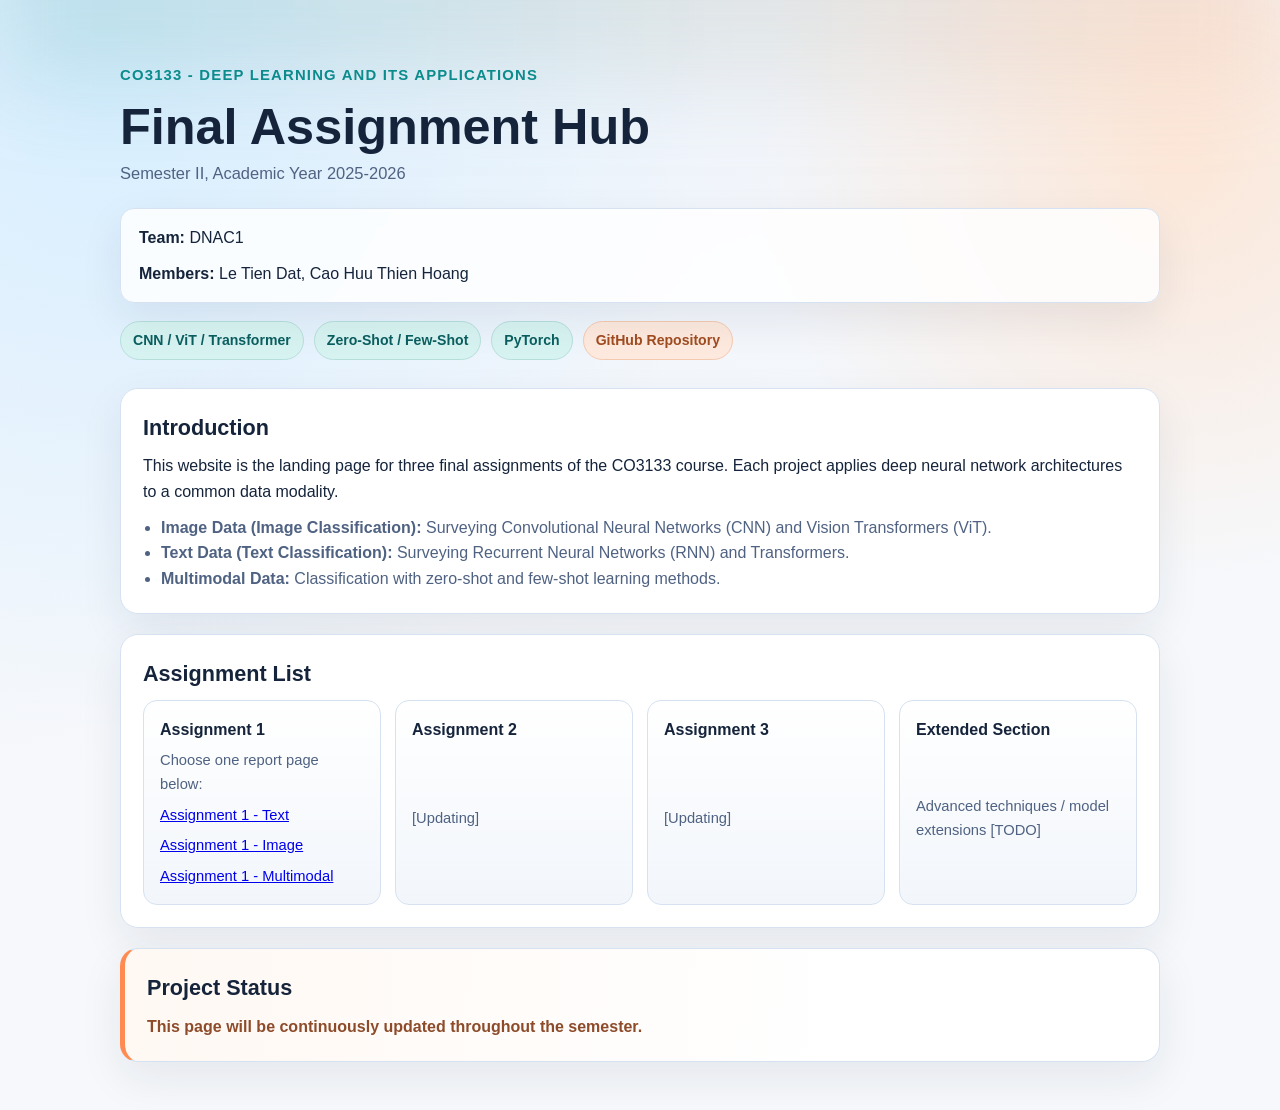
<file: index.html>
<!doctype html>
<html lang="en">

<head>
    <meta charset="utf-8" />
    <meta name="viewport" content="width=device-width, initial-scale=1" />
    <title>CO3133 - Deep Learning Assignments</title>
    <link rel="stylesheet" href="style.css" />
</head>

<body>
    <div class="page-glow" aria-hidden="true"></div>

    <header class="hero container">
        <p class="hero-kicker">CO3133 - Deep Learning and Its Applications</p>
        <h1>Final Assignment Hub</h1>
        <p class="hero-subtitle">Semester II, Academic Year 2025-2026</p>

        <div class="team-panel">
            <p><strong>Team:</strong> DNAC1</p>
            <p><strong>Members:</strong> Le Tien Dat, Cao Huu Thien Hoang</p>
        </div>

        <div class="pill-row" aria-label="Main topics">
            <span class="pill">CNN / ViT / Transformer</span>
            <span class="pill">Zero-Shot / Few-Shot</span>
            <span class="pill">PyTorch</span>
            <a class="pill link-pill" href="README.md">GitHub Repository</a>
        </div>
    </header>

    <main class="container content-grid">
        <section class="section-card intro">
            <h2>Introduction</h2>
            <p>
                This website is the landing page for three final assignments of the CO3133 course. Each project applies
                deep neural network architectures to a common data modality.
            </p>
            <ul>
                <li><strong>Image Data (Image Classification):</strong> Surveying Convolutional Neural Networks (CNN)
                    and Vision Transformers (ViT).</li>
                <li><strong>Text Data (Text Classification):</strong> Surveying Recurrent Neural Networks (RNN) and
                    Transformers.</li>
                <li><strong>Multimodal Data:</strong> Classification with zero-shot and few-shot learning methods.</li>
            </ul>
        </section>

        <section class="section-card">
            <h2>Assignment List</h2>
            <div class="cards">
                <div class="card">
                    <span class="card-title">Assignment 1</span>
                    <span class="card-desc">Choose one report page below:</span>
                    <span class="card-desc"><a href="assignment1_text.html">Assignment 1 - Text</a></span>
                    <span class="card-desc"><a href="assignment1_image.html">Assignment 1 - Image</a></span>
                    <span class="card-desc"><a href="assignment1_multimodal.html">Assignment 1 - Multimodal</a></span>
                </div>
                <a class="card" href="assignment2.html">
                    <span class="card-title">Assignment 2</span>
                    <span class="card-desc">[Updating]</span>
                </a>
                <a class="card" href="assignment3.html">
                    <span class="card-title">Assignment 3</span>
                    <span class="card-desc">[Updating]</span>
                </a>
                <a class="card" href="btl_mr.html">
                    <span class="card-title">Extended Section</span>
                    <span class="card-desc">Advanced techniques / model extensions [TODO]</span>
                </a>
            </div>
        </section>

        <section class="section-card status-note">
            <h2>Project Status</h2>
            <p>This page will be continuously updated throughout the semester.</p>
        </section>
    </main>

    <script src="main.js"></script>
</body>

</html>
</file>
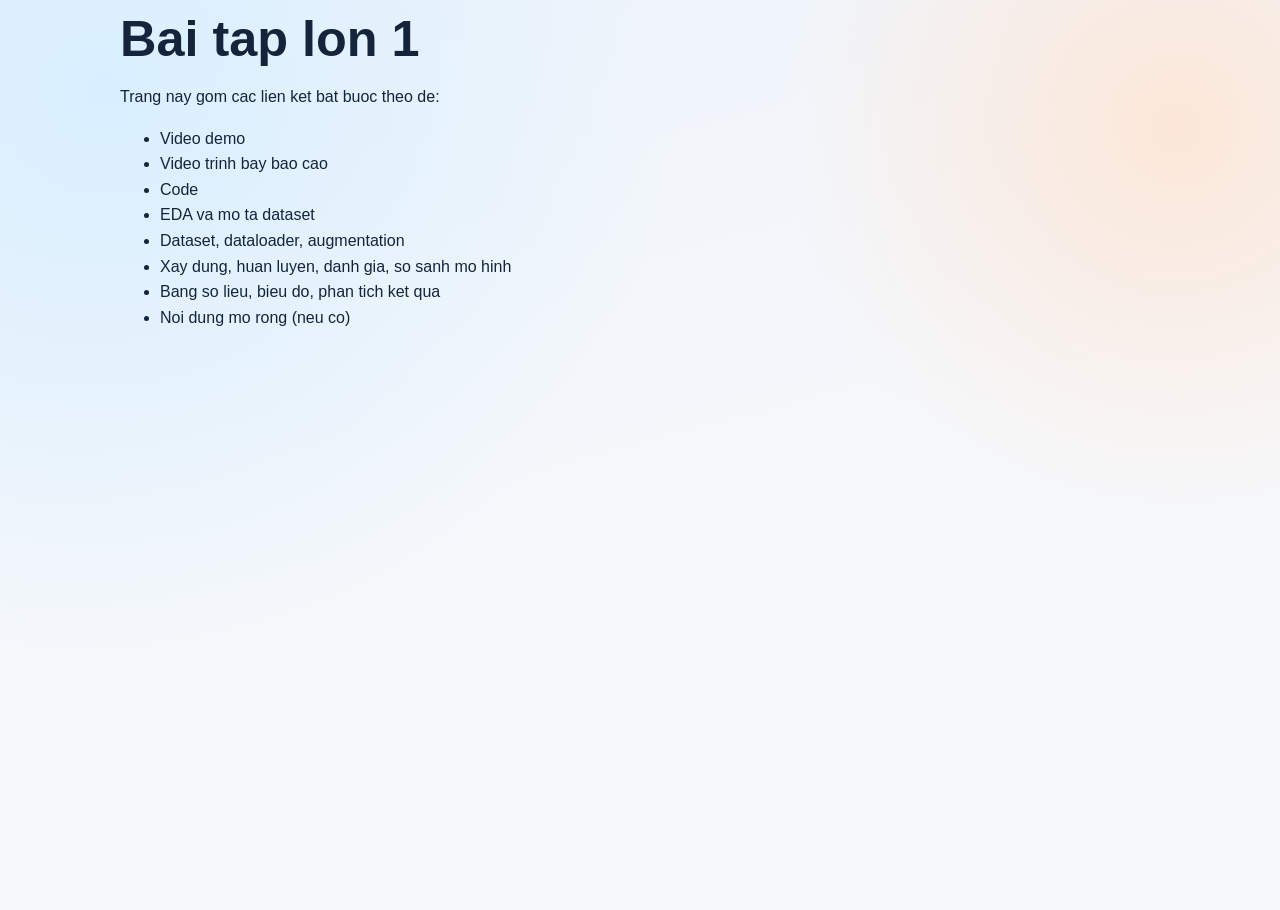
<file: assignment1.html>
<!doctype html>
<html lang="vi">

<head>
    <meta charset="utf-8" />
    <meta name="viewport" content="width=device-width, initial-scale=1" />
    <title>BTL 1 - Deep Learning</title>
    <link rel="stylesheet" href="style.css" />
</head>

<body>
    <main class="container">
        <h1>Bai tap lon 1</h1>
        <p>Trang nay gom cac lien ket bat buoc theo de:</p>
        <ul>
            <li>Video demo</li>
            <li>Video trinh bay bao cao</li>
            <li>Code</li>
            <li>EDA va mo ta dataset</li>
            <li>Dataset, dataloader, augmentation</li>
            <li>Xay dung, huan luyen, danh gia, so sanh mo hinh</li>
            <li>Bang so lieu, bieu do, phan tich ket qua</li>
            <li>Noi dung mo rong (neu co)</li>
        </ul>
    </main>
</body>

</html>
</file>
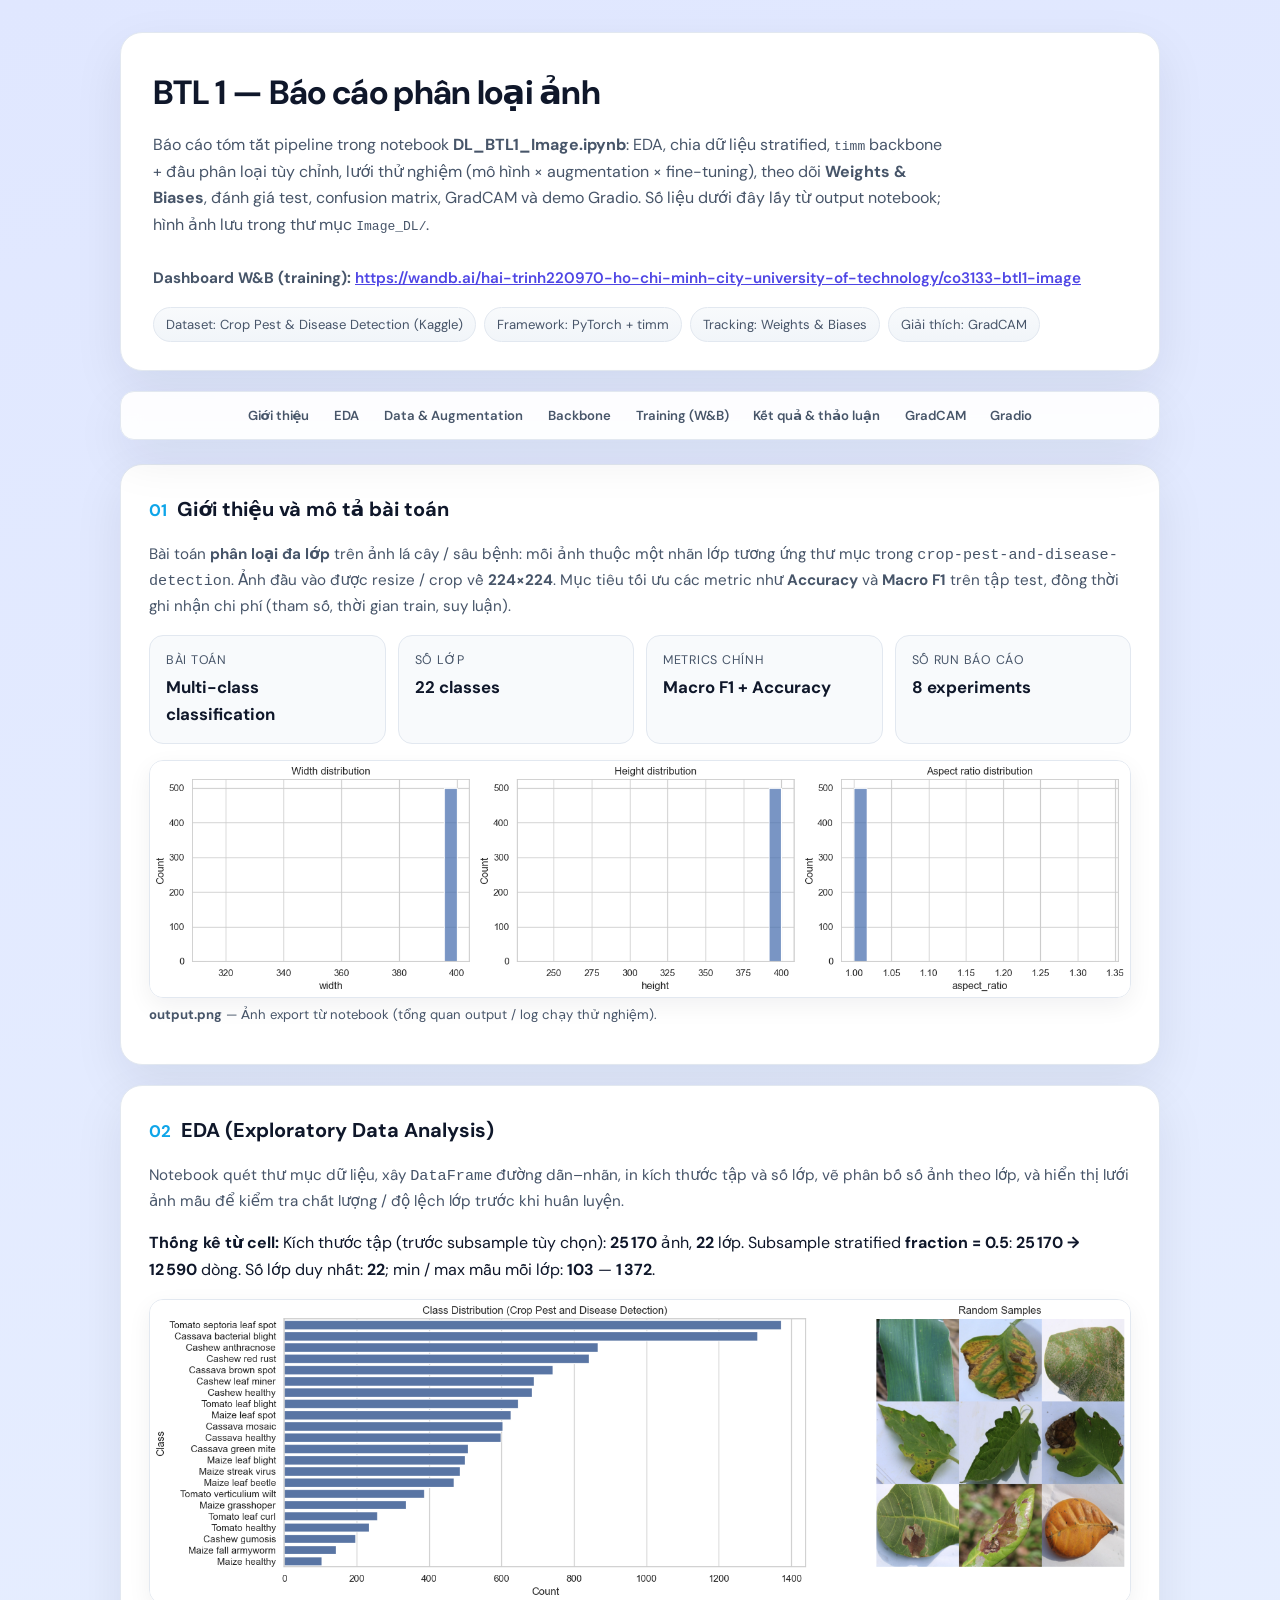
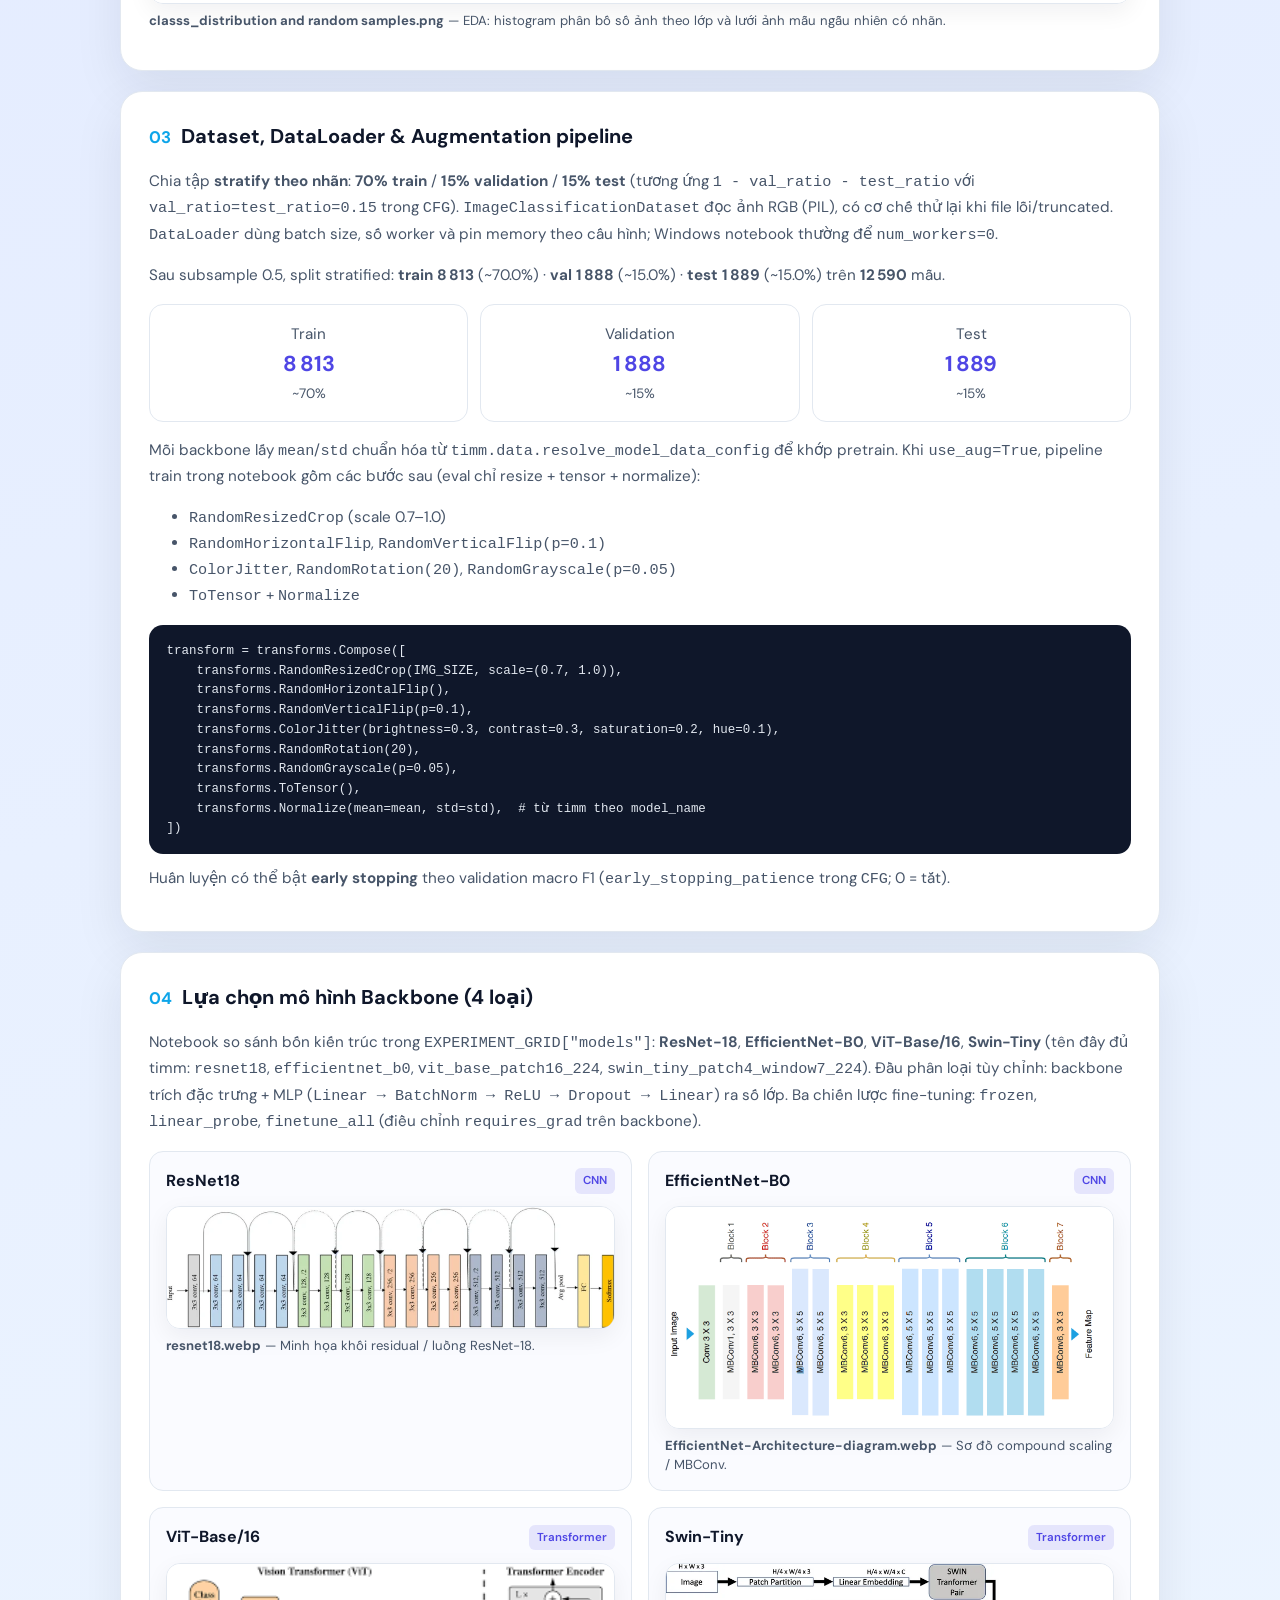
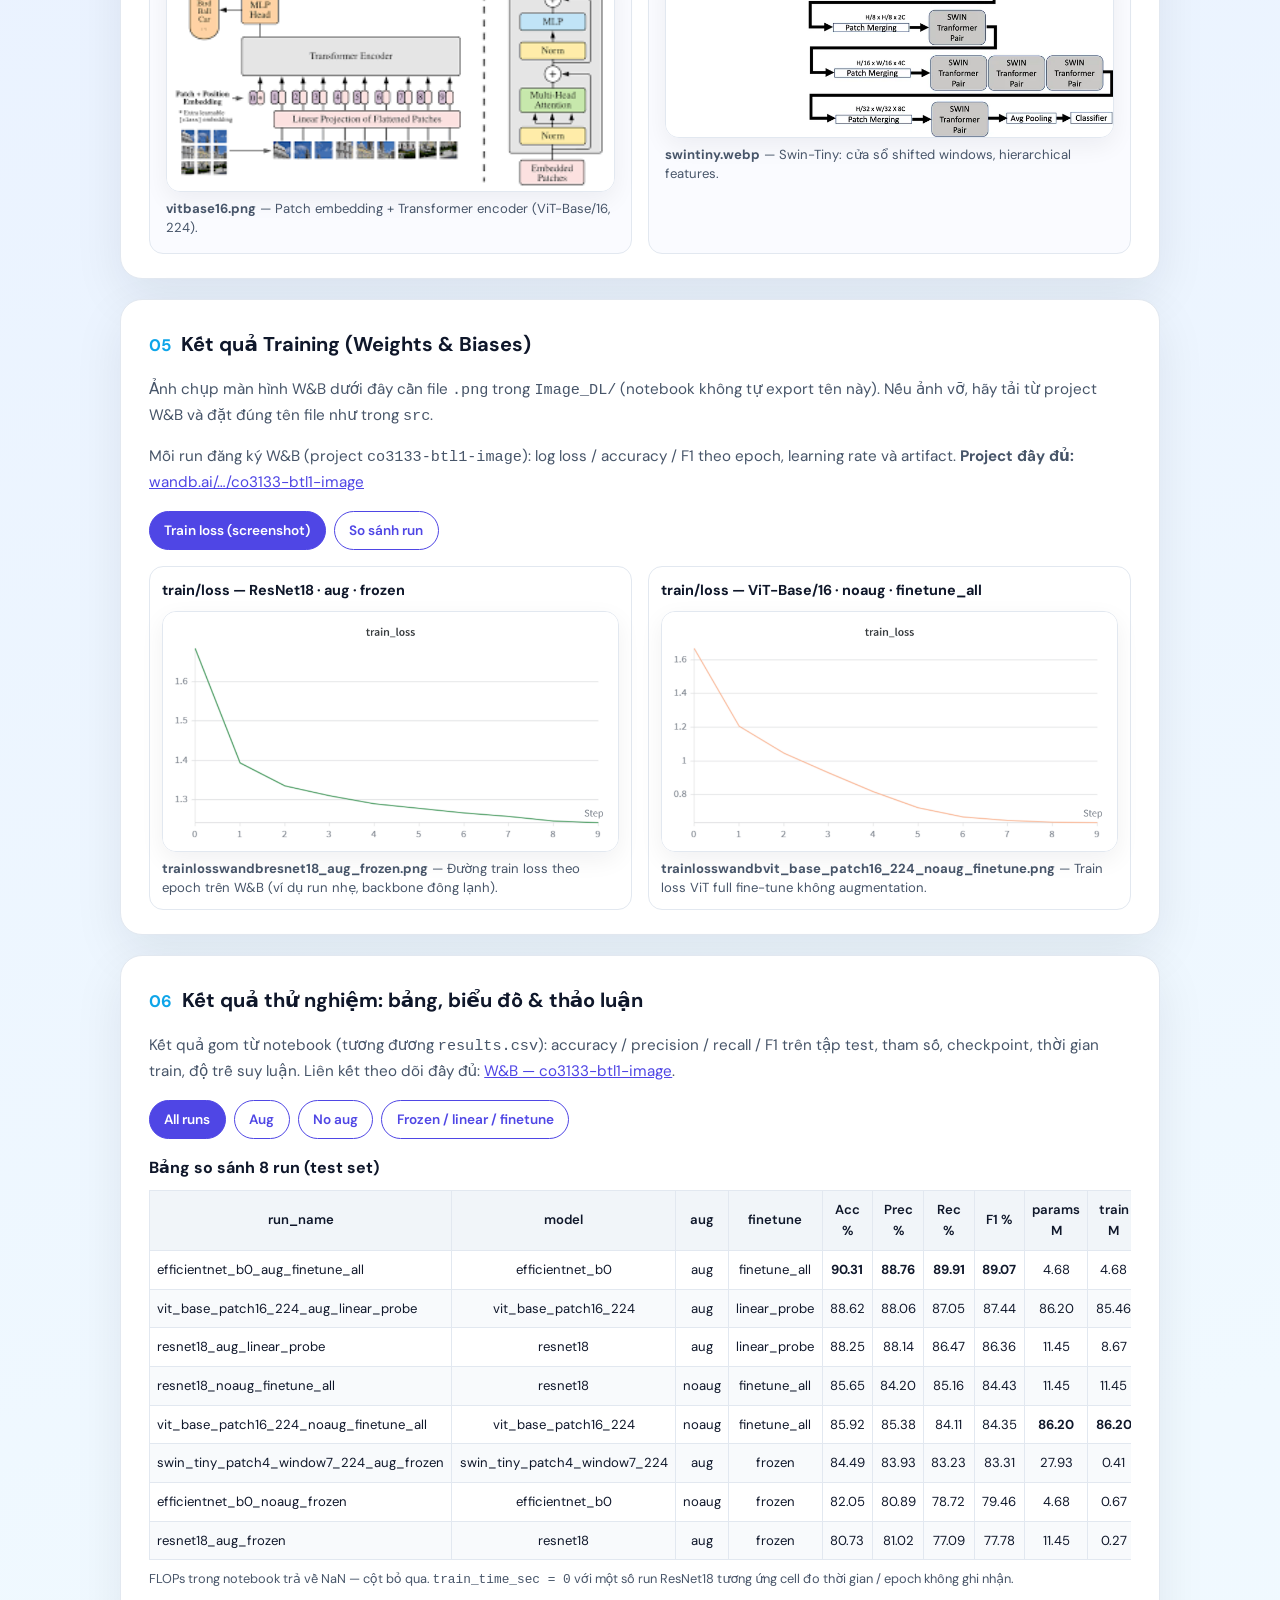
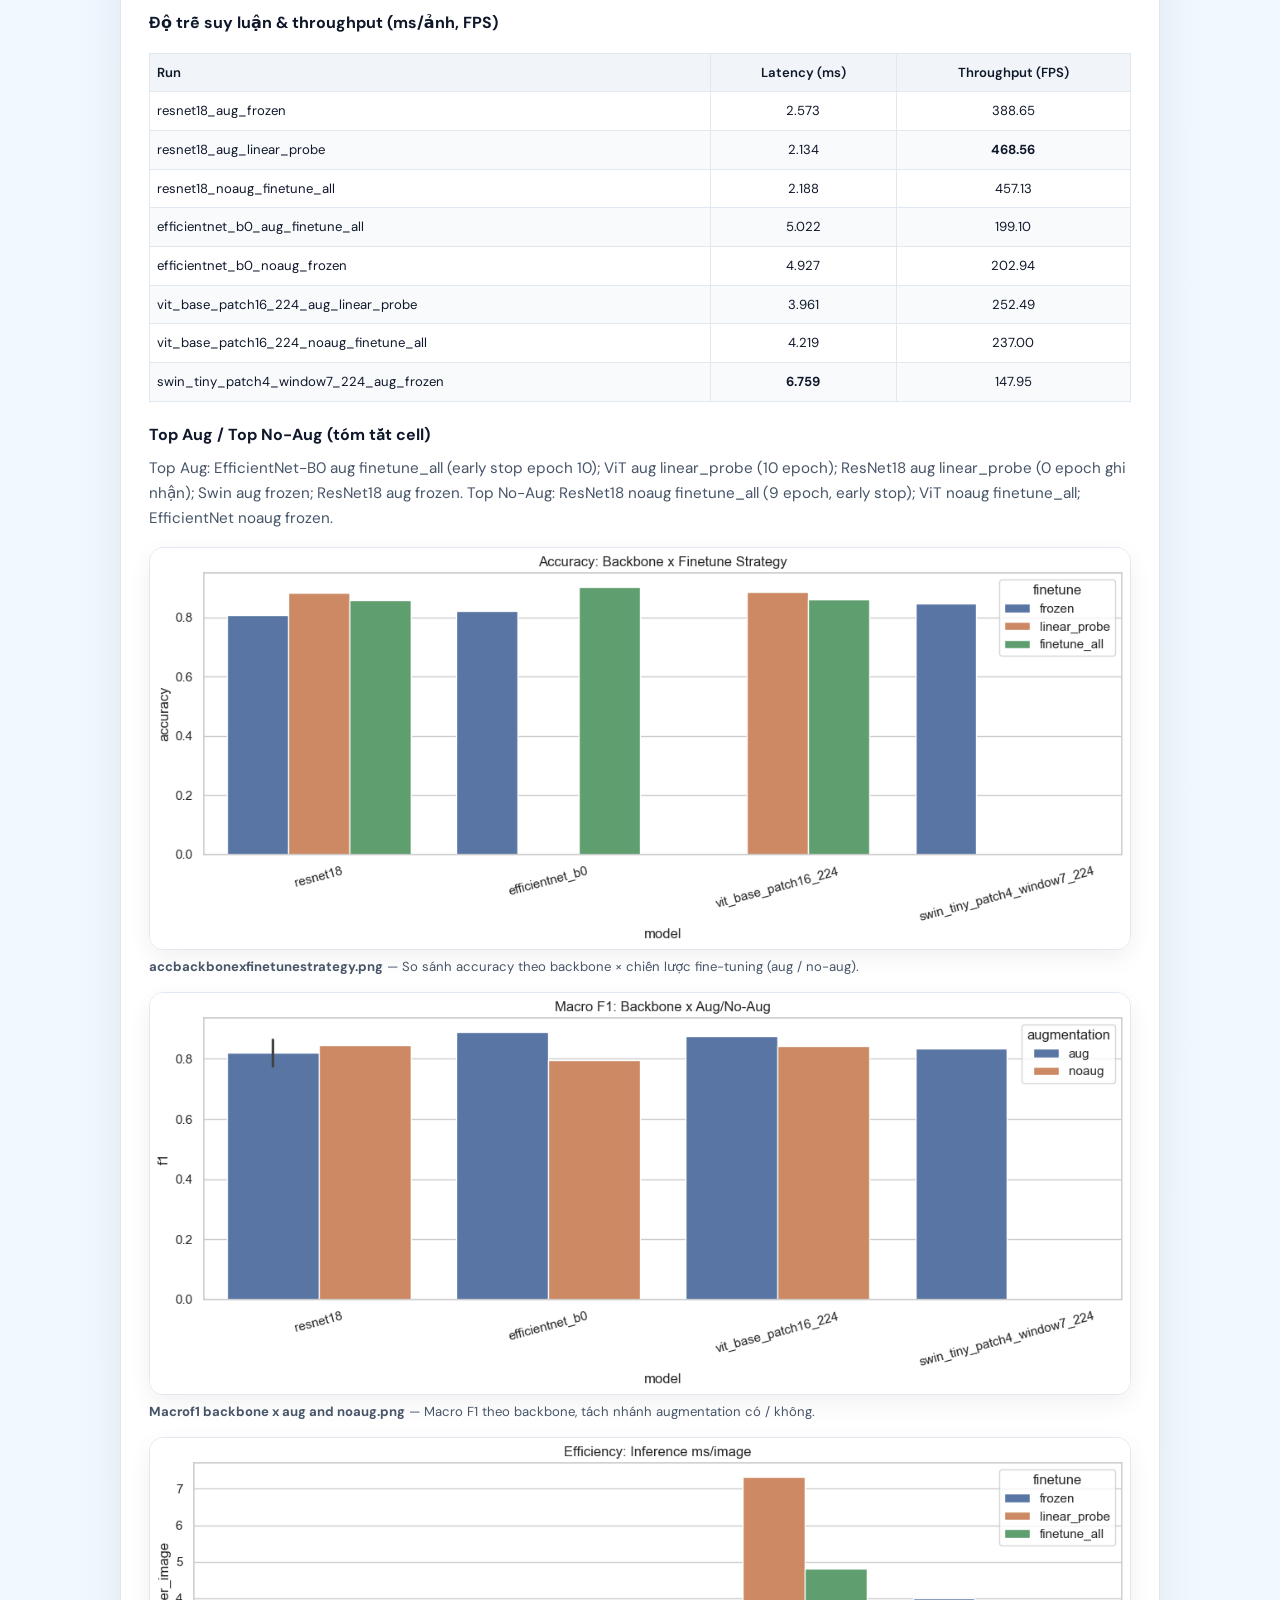
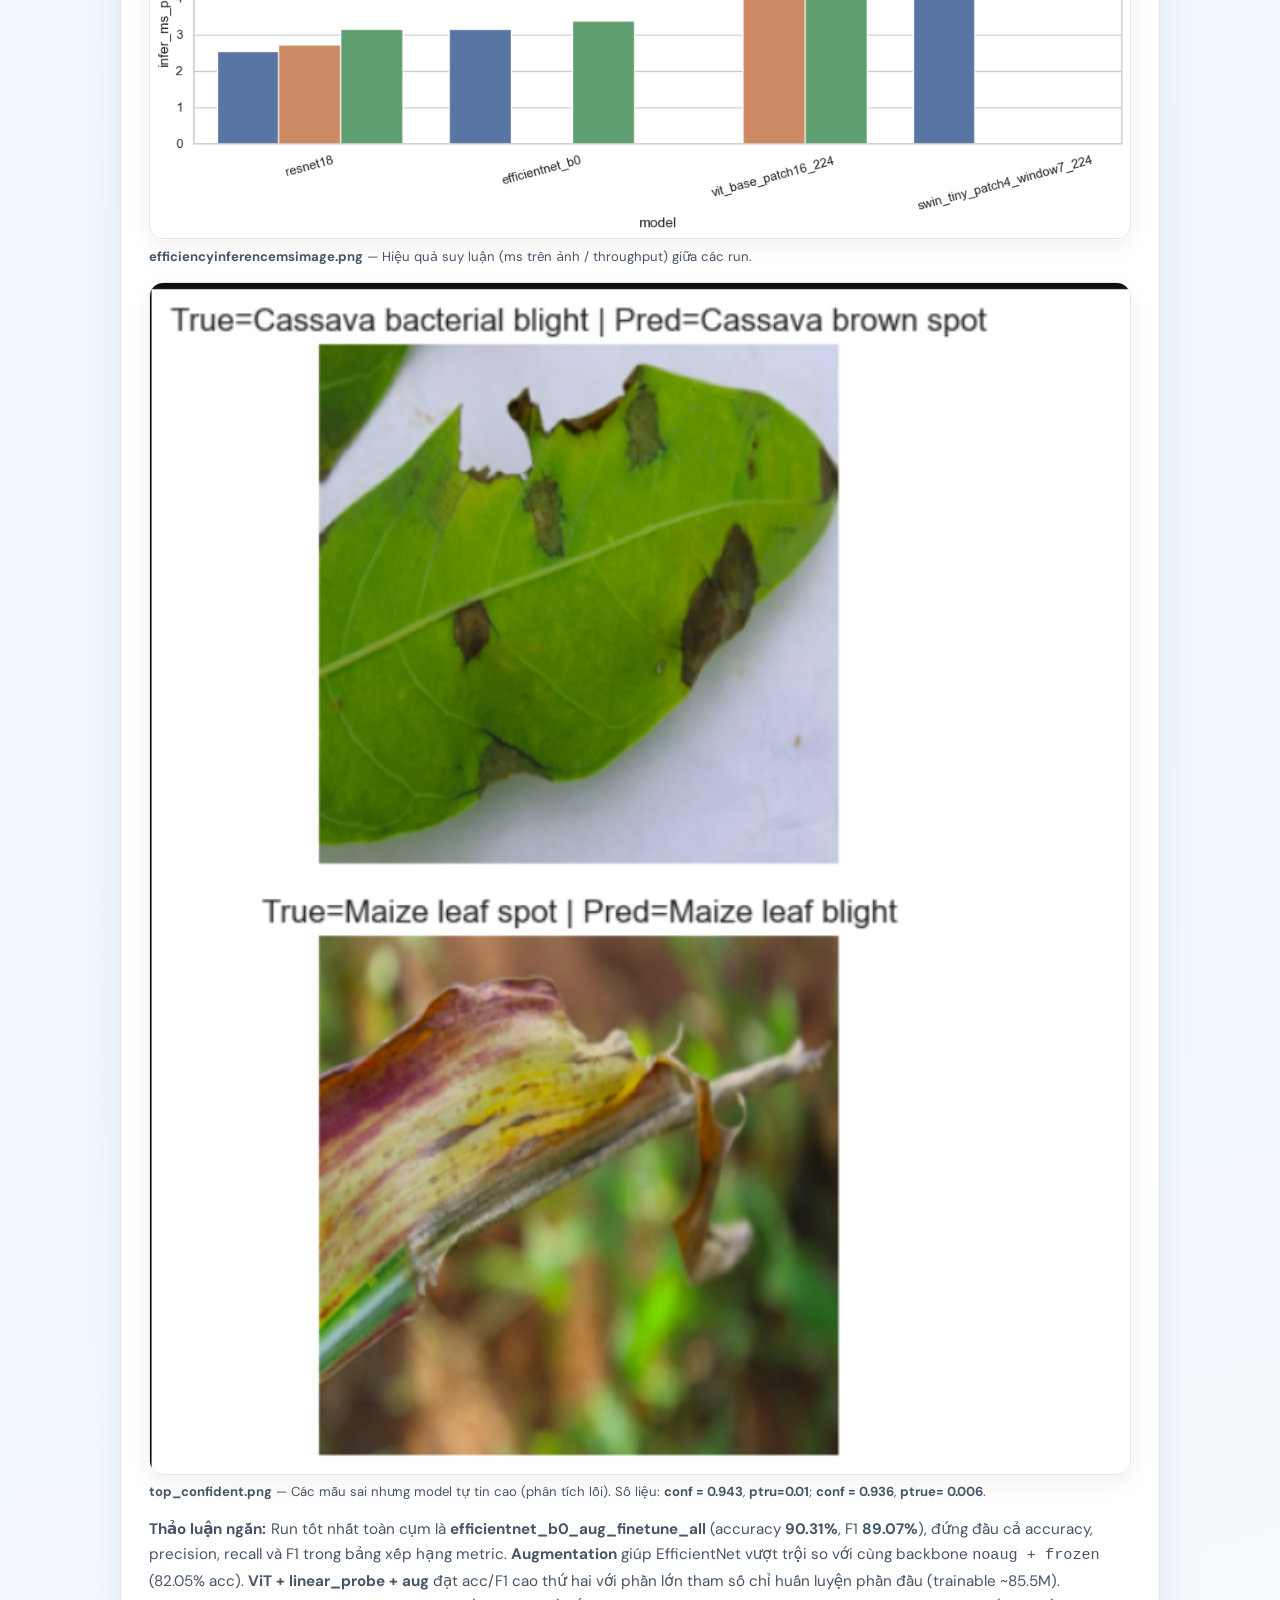
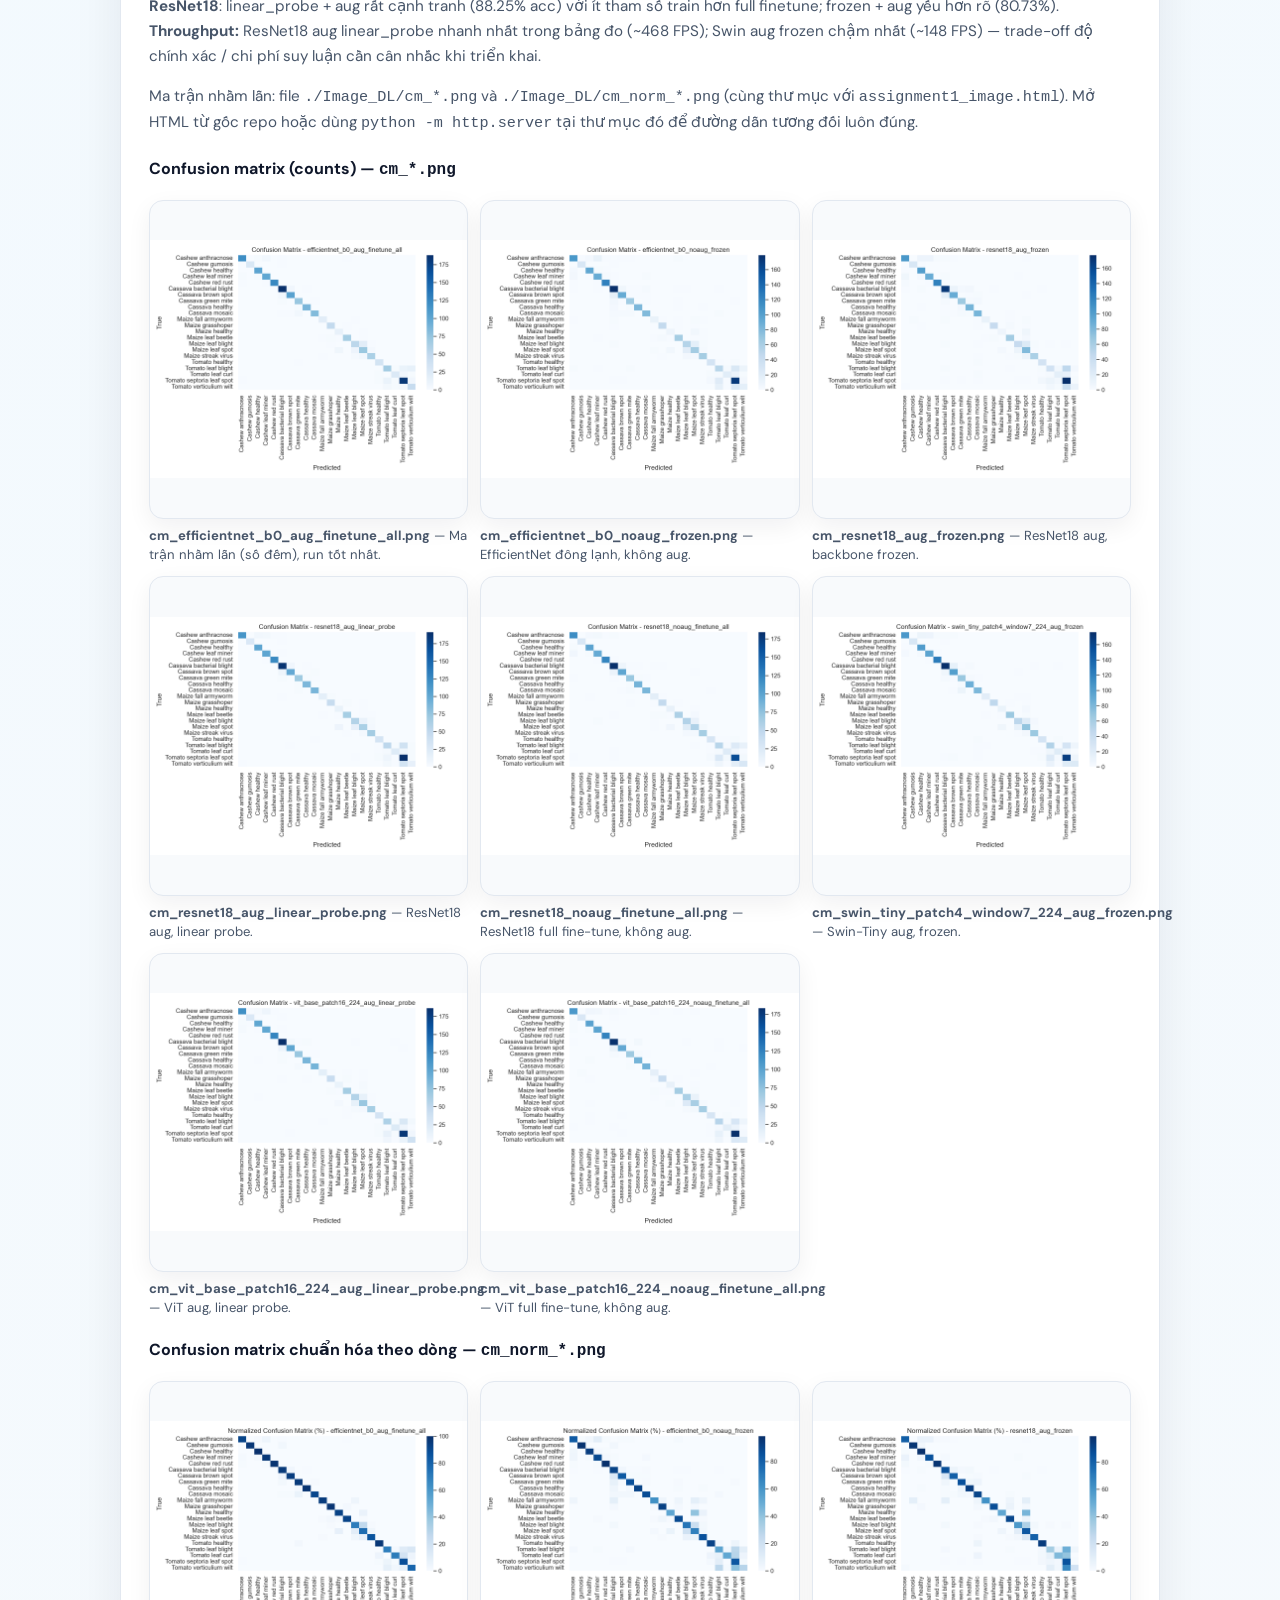
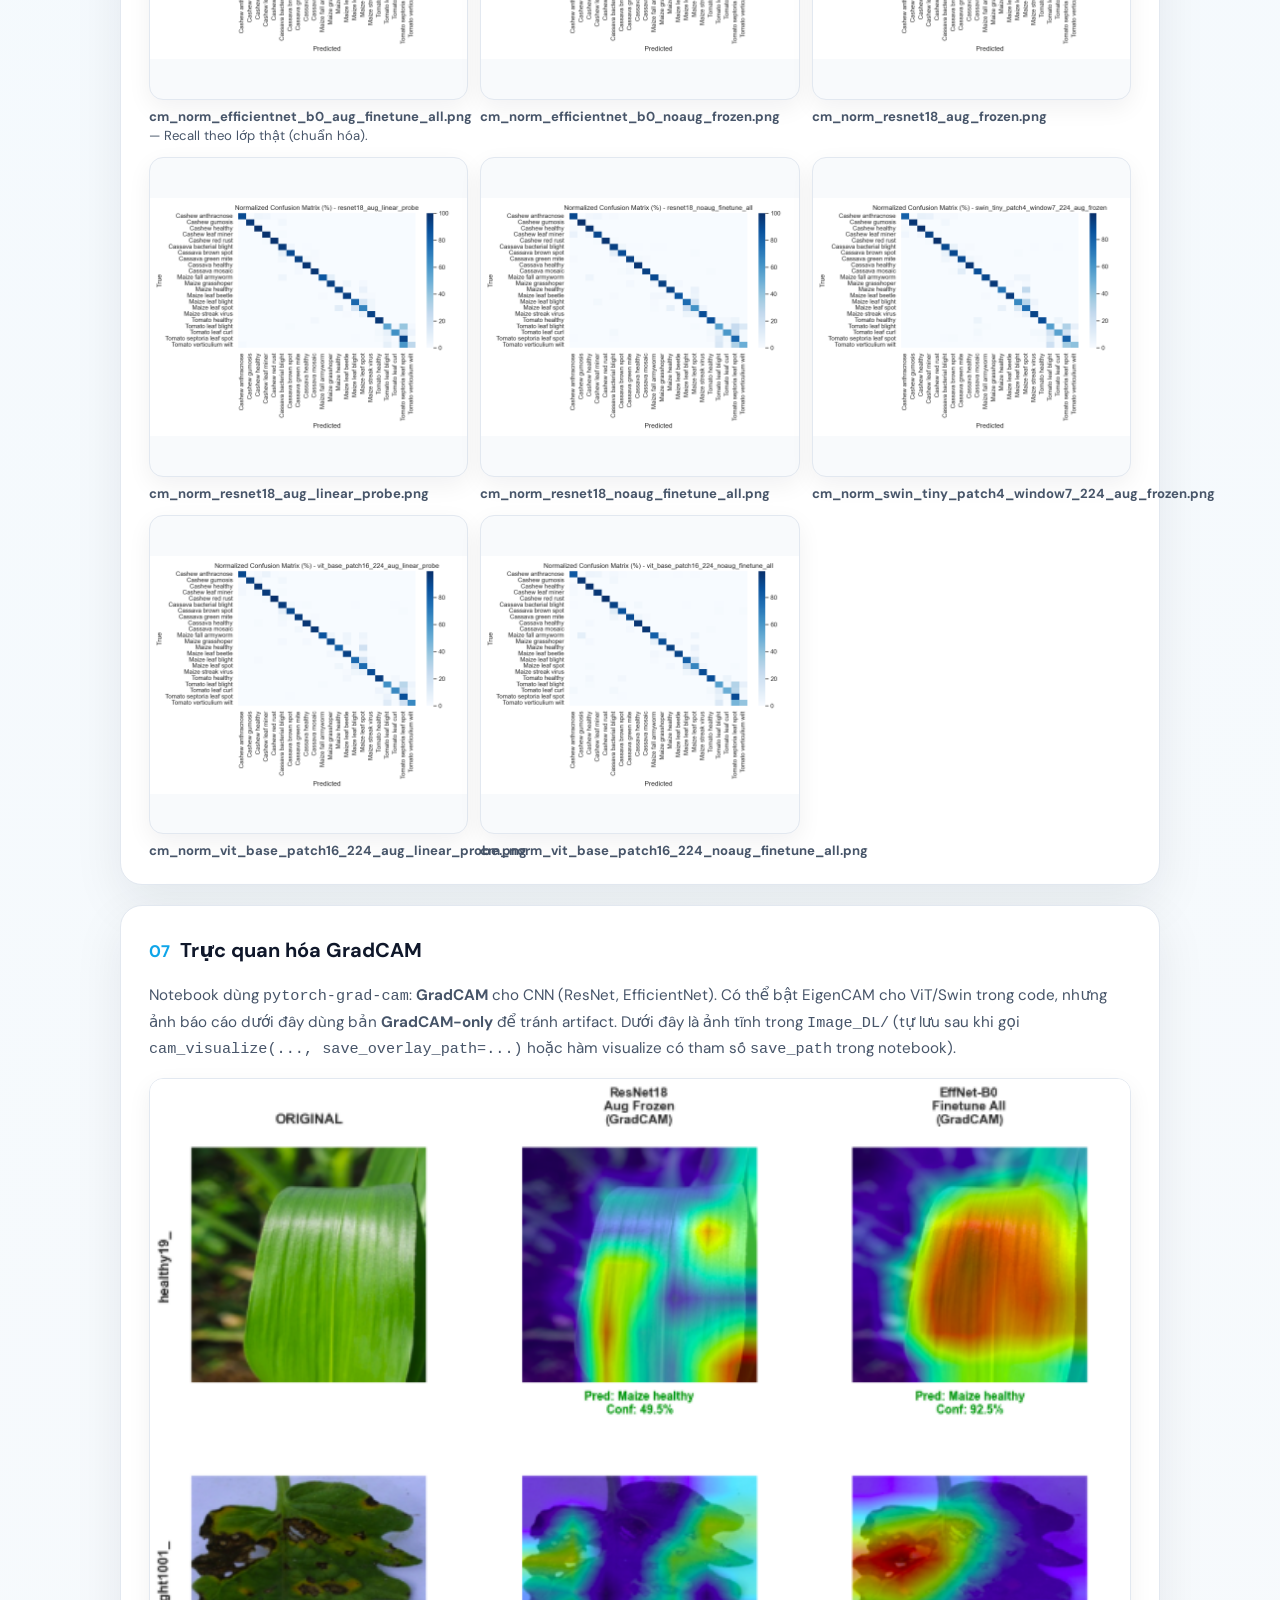
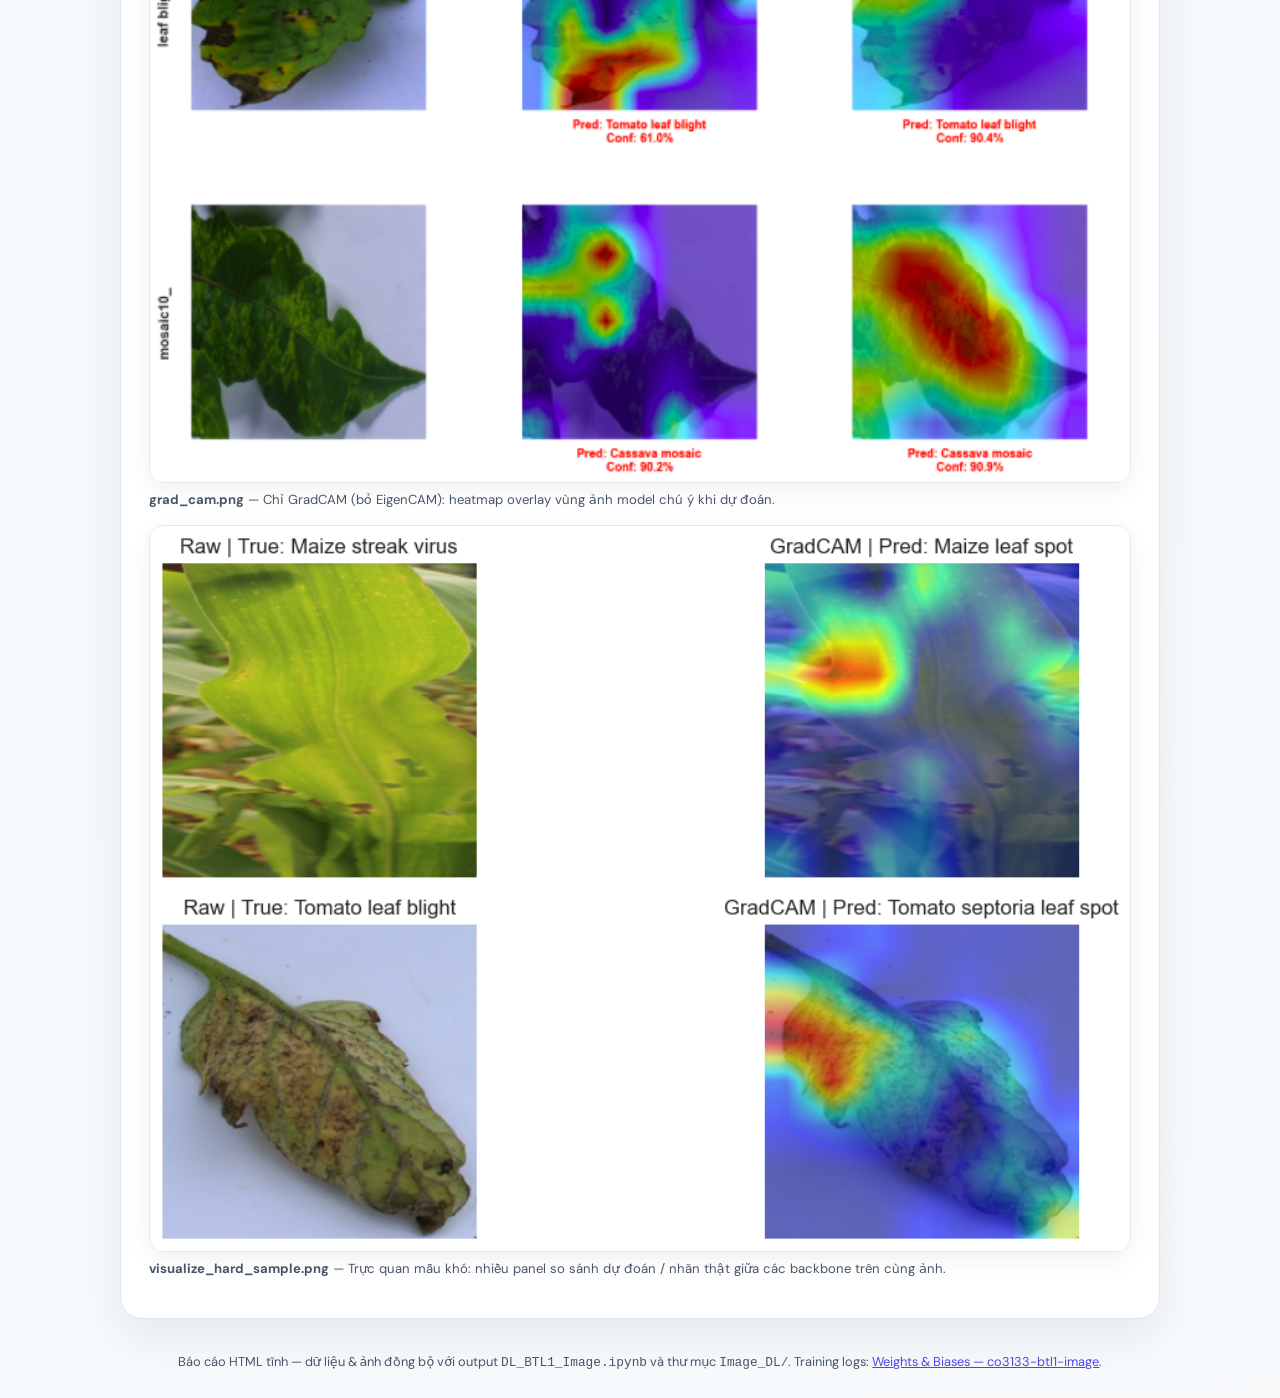
<file: assignment1_image.html>
<!DOCTYPE html>
<html lang="vi">

<head>
  <meta charset="utf-8" />
  <meta name="viewport" content="width=device-width, initial-scale=1" />
  <title>BTL 1 — Phân loại ảnh (Crop Pest &amp; Disease)</title>
  <link rel="preconnect" href="https://fonts.googleapis.com" />
  <link rel="preconnect" href="https://fonts.gstatic.com" crossorigin />
  <link
    href="https://fonts.googleapis.com/css2?family=DM+Sans:ital,opsz,wght@0,9..40,400;0,9..40,600;0,9..40,700;1,9..40,400&family=JetBrains+Mono:wght@400;500&display=swap"
    rel="stylesheet" />
  <style>
    :root {
      --bg0: #0f172a;
      --bg1: #1e293b;
      --bg-card: #ffffff;
      --text: #0f172a;
      --muted: #475569;
      --accent: #4f46e5;
      --accent2: #0ea5e9;
      --accent-soft: rgba(79, 70, 229, 0.12);
      --border: #e2e8f0;
      --radius-lg: 22px;
      --radius-md: 14px;
      --shadow: 0 18px 50px rgba(15, 23, 42, 0.08);
      --mono: "JetBrains Mono", ui-monospace, monospace;
      --sans: "DM Sans", system-ui, sans-serif;
    }

    * {
      box-sizing: border-box;
    }

    html {
      scroll-behavior: smooth;
    }

    body {
      margin: 0;
      font-family: var(--sans);
      color: var(--text);
      background: linear-gradient(165deg, #e0e7ff 0%, #f0f9ff 38%, #f8fafc 100%);
      min-height: 100vh;
      line-height: 1.65;
    }

    a {
      color: var(--accent);
    }

    .wrap {
      max-width: 1080px;
      margin: 0 auto;
      padding: 2rem 1.25rem 4rem;
    }

    .hero {
      background: var(--bg-card);
      border-radius: var(--radius-lg);
      box-shadow: var(--shadow);
      padding: 2rem 2rem 1.75rem;
      margin-bottom: 1.25rem;
      border: 1px solid var(--border);
    }

    .hero h1 {
      margin: 0 0 0.75rem;
      font-size: clamp(1.55rem, 3vw, 2.1rem);
      letter-spacing: -0.02em;
    }

    .hero p.lead {
      margin: 0 0 1.25rem;
      color: var(--muted);
      max-width: 72ch;
    }

    .badges {
      display: flex;
      flex-wrap: wrap;
      gap: 0.5rem;
    }

    .badge {
      font-size: 0.82rem;
      padding: 0.35rem 0.75rem;
      border-radius: 999px;
      border: 1px solid var(--border);
      background: linear-gradient(180deg, #f8fafc, #f1f5f9);
      color: var(--muted);
    }

    nav.toc {
      position: sticky;
      top: 0.5rem;
      z-index: 20;
      background: rgba(255, 255, 255, 0.92);
      backdrop-filter: blur(10px);
      border-radius: var(--radius-md);
      border: 1px solid var(--border);
      box-shadow: var(--shadow);
      padding: 0.65rem 0.85rem;
      margin-bottom: 1.5rem;
    }

    nav.toc ul {
      list-style: none;
      margin: 0;
      padding: 0;
      display: flex;
      flex-wrap: wrap;
      gap: 0.35rem 0.75rem;
      justify-content: center;
    }

    nav.toc a {
      text-decoration: none;
      font-size: 0.82rem;
      font-weight: 600;
      color: var(--muted);
      padding: 0.25rem 0.4rem;
      border-radius: 8px;
    }

    nav.toc a:hover {
      color: var(--accent);
      background: var(--accent-soft);
    }

    section.card {
      background: var(--bg-card);
      border-radius: var(--radius-lg);
      box-shadow: var(--shadow);
      padding: 1.75rem 1.75rem 1.5rem;
      margin-bottom: 1.25rem;
      border: 1px solid var(--border);
    }

    .sec-title {
      display: flex;
      align-items: baseline;
      gap: 0.65rem;
      margin: 0 0 1rem;
      font-size: 1.25rem;
    }

    .sec-num {
      font-weight: 700;
      font-variant-numeric: tabular-nums;
      color: var(--accent2);
      font-size: 1.05rem;
    }

    .muted {
      color: var(--muted);
      font-size: 0.95rem;
    }

    .grid-4 {
      display: grid;
      grid-template-columns: repeat(4, 1fr);
      gap: 0.75rem;
      margin-top: 1rem;
    }

    @media (max-width: 820px) {
      .grid-4 {
        grid-template-columns: repeat(2, 1fr);
      }
    }

    @media (max-width: 480px) {
      .grid-4 {
        grid-template-columns: 1fr;
      }
    }

    .stat-box {
      border: 1px solid var(--border);
      border-radius: var(--radius-md);
      padding: 0.85rem 1rem;
      background: #f8fafc;
    }

    .stat-box .label {
      font-size: 0.78rem;
      text-transform: uppercase;
      letter-spacing: 0.06em;
      color: var(--muted);
    }

    .stat-box .value {
      font-weight: 700;
      font-size: 1.05rem;
      margin-top: 0.2rem;
    }

    .img-grid {
      display: grid;
      grid-template-columns: repeat(3, 1fr);
      gap: 0.6rem;
      margin-top: 1rem;
    }

    @media (max-width: 640px) {
      .img-grid {
        grid-template-columns: repeat(2, 1fr);
      }
    }

    .ph-img {
      aspect-ratio: 1;
      border-radius: 12px;
      background: linear-gradient(135deg, #e0e7ff, #bae6fd);
      border: 1px dashed #94a3b8;
      display: flex;
      align-items: center;
      justify-content: center;
      font-size: 0.75rem;
      color: var(--muted);
      text-align: center;
      padding: 0.5rem;
    }

    .ph-chart {
      min-height: 220px;
      border-radius: var(--radius-md);
      background: linear-gradient(180deg, #f1f5f9, #e2e8f0);
      border: 1px dashed #94a3b8;
      display: flex;
      align-items: center;
      justify-content: center;
      color: var(--muted);
      font-size: 0.9rem;
    }

    .split-row {
      display: grid;
      grid-template-columns: repeat(3, 1fr);
      gap: 0.75rem;
      margin: 1rem 0;
    }

    @media (max-width: 560px) {
      .split-row {
        grid-template-columns: 1fr;
      }
    }

    .split-card {
      text-align: center;
      padding: 1rem;
      border-radius: var(--radius-md);
      border: 1px solid var(--border);
      background: #fff;
    }

    .split-card strong {
      display: block;
      font-size: 1.35rem;
      color: var(--accent);
    }

    pre.code {
      margin: 1rem 0 0;
      padding: 1rem 1.1rem;
      border-radius: var(--radius-md);
      background: #0f172a;
      color: #e2e8f0;
      font-family: var(--mono);
      font-size: 0.78rem;
      overflow-x: auto;
      line-height: 1.5;
    }

    .backbone-grid {
      display: grid;
      grid-template-columns: repeat(2, 1fr);
      gap: 1rem;
      margin-top: 1rem;
    }

    @media (max-width: 720px) {
      .backbone-grid {
        grid-template-columns: 1fr;
      }
    }

    .model-card {
      border: 1px solid var(--border);
      border-radius: var(--radius-md);
      padding: 1rem;
      background: #fafbff;
    }

    .model-card header {
      display: flex;
      justify-content: space-between;
      align-items: center;
      margin-bottom: 0.75rem;
      font-weight: 700;
    }

    .tag {
      font-size: 0.72rem;
      font-weight: 600;
      padding: 0.2rem 0.5rem;
      border-radius: 6px;
      background: var(--accent-soft);
      color: var(--accent);
    }

    .tabs {
      display: flex;
      flex-wrap: wrap;
      gap: 0.5rem;
      margin: 1rem 0;
    }

    .tab {
      padding: 0.45rem 0.9rem;
      border-radius: 999px;
      border: 1px solid var(--accent);
      font-size: 0.85rem;
      font-weight: 600;
      cursor: default;
      background: #fff;
      color: var(--accent);
    }

    .tab.active {
      background: var(--accent);
      color: #fff;
    }

    .chart-row {
      display: grid;
      grid-template-columns: 1fr 1fr;
      gap: 1rem;
      margin-top: 0.5rem;
    }

    @media (max-width: 720px) {
      .chart-row {
        grid-template-columns: 1fr;
      }
    }

    .mini-card {
      border: 1px solid var(--border);
      border-radius: var(--radius-md);
      padding: 0.75rem;
      background: #fff;
    }

    .mini-card h4 {
      margin: 0 0 0.5rem;
      font-size: 0.9rem;
    }

    .filters {
      display: flex;
      flex-wrap: wrap;
      gap: 0.5rem;
      margin: 1rem 0;
    }

    table.results {
      width: 100%;
      border-collapse: collapse;
      font-size: 0.82rem;
      margin-top: 0.5rem;
    }

    table.results th,
    table.results td {
      border: 1px solid var(--border);
      padding: 0.5rem 0.45rem;
      text-align: center;
    }

    table.results th {
      background: #f1f5f9;
      font-weight: 600;
    }

    table.results tbody tr:nth-child(even) {
      background: #f8fafc;
    }

    .legend-inline {
      display: flex;
      flex-wrap: wrap;
      gap: 1rem;
      font-size: 0.8rem;
      color: var(--muted);
      margin-top: 0.75rem;
    }

    .swatch {
      display: inline-block;
      width: 12px;
      height: 12px;
      border-radius: 3px;
      margin-right: 0.35rem;
      vertical-align: middle;
    }

    .cm-grid {
      display: grid;
      grid-template-columns: repeat(4, 1fr);
      gap: 0.65rem;
      margin-top: 1rem;
    }

    @media (max-width: 900px) {
      .cm-grid {
        grid-template-columns: repeat(2, 1fr);
      }
    }

    .cam-grid {
      display: grid;
      grid-template-columns: repeat(2, 1fr);
      gap: 1rem;
      margin-top: 1rem;
    }

    @media (max-width: 720px) {
      .cam-grid {
        grid-template-columns: 1fr;
      }
    }

    .cam-card {
      border: 1px solid var(--border);
      border-radius: var(--radius-md);
      padding: 0.85rem;
      background: #fafbff;
    }

    .cam-card h4 {
      margin: 0 0 0.65rem;
      font-size: 0.88rem;
    }

    .tri-img {
      display: grid;
      grid-template-columns: repeat(3, 1fr);
      gap: 0.35rem;
    }

    @media (max-width: 520px) {
      .tri-img {
        grid-template-columns: 1fr;
      }
    }

    .gradio-mock {
      border: 1px solid var(--border);
      border-radius: var(--radius-md);
      padding: 1.25rem;
      background: linear-gradient(180deg, #fff, #f8fafc);
      margin-top: 1rem;
    }

    .gradio-mock h3 {
      margin: 0 0 0.35rem;
      font-size: 1.1rem;
      color: #1e3a5f;
    }

    .mono-block {
      font-family: var(--mono);
      font-size: 0.78rem;
      background: #e2e8f0;
      padding: 0.65rem 0.75rem;
      border-radius: 8px;
      margin: 0.75rem 0;
      word-break: break-word;
    }

    .two-col {
      display: grid;
      grid-template-columns: 1fr 1fr;
      gap: 1rem;
      margin-top: 1rem;
    }

    @media (max-width: 720px) {
      .two-col {
        grid-template-columns: 1fr;
      }
    }

    .field-label {
      display: inline-block;
      font-size: 0.72rem;
      font-weight: 700;
      padding: 0.2rem 0.45rem;
      border-radius: 6px;
      background: rgba(14, 165, 233, 0.18);
      color: #0369a1;
      margin-bottom: 0.35rem;
    }

    .fake-input {
      border: 1px solid var(--border);
      border-radius: 10px;
      padding: 0.65rem 0.75rem;
      font-size: 0.85rem;
      color: var(--muted);
      background: #fff;
    }

    footer {
      text-align: center;
      font-size: 0.8rem;
      color: var(--muted);
      margin-top: 2rem;
    }

    .report-figure {
      margin: 1rem 0;
    }

    .report-figure img {
      width: 100%;
      height: auto;
      display: block;
      border-radius: var(--radius-md);
      border: 1px solid var(--border);
      box-shadow: 0 8px 24px rgba(15, 23, 42, 0.06);
    }

    .report-figure figcaption {
      font-size: 0.82rem;
      color: var(--muted);
      margin-top: 0.45rem;
      line-height: 1.45;
    }

    .wandb-link {
      display: inline-flex;
      align-items: center;
      gap: 0.35rem;
      font-weight: 600;
      margin-top: 0.5rem;
    }

    .cm-all-grid {
      display: grid;
      grid-template-columns: repeat(auto-fill, minmax(240px, 1fr));
      gap: 0.75rem;
      margin-top: 1rem;
    }

    .cm-all-grid .report-figure {
      margin: 0;
    }

    .cm-all-grid .report-figure img {
      aspect-ratio: 1;
      object-fit: contain;
      background: #f8fafc;
    }
  </style>
</head>

<body>
  <div class="wrap">
    <header class="hero" id="top">
      <h1>BTL 1 — Báo cáo phân loại ảnh</h1>
      <p class="lead">
        Báo cáo tóm tắt pipeline trong notebook <strong>DL_BTL1_Image.ipynb</strong>: EDA, chia dữ liệu stratified,
        <code>timm</code> backbone + đầu phân loại tùy chỉnh, lưới thử nghiệm (mô hình × augmentation × fine-tuning),
        theo dõi <strong>Weights &amp; Biases</strong>, đánh giá test, confusion matrix, GradCAM và demo Gradio.
        Số liệu dưới đây lấy từ output notebook; hình ảnh lưu trong thư mục <code>Image_DL/</code>.
      </p>
      <p class="muted" style="margin:0 0 1rem;">
        <strong>Dashboard W&amp;B (training):</strong>
        <a class="wandb-link"
          href="https://wandb.ai/hai-trinh220970-ho-chi-minh-city-university-of-technology/co3133-btl1-image"
          target="_blank"
          rel="noopener noreferrer">https://wandb.ai/hai-trinh220970-ho-chi-minh-city-university-of-technology/co3133-btl1-image</a>
      </p>
      <div class="badges">
        <span class="badge">Dataset: Crop Pest &amp; Disease Detection (Kaggle)</span>
        <span class="badge">Framework: PyTorch + timm</span>
        <span class="badge">Tracking: Weights &amp; Biases</span>
        <span class="badge">Giải thích: GradCAM</span>
      </div>
    </header>

    <nav class="toc" aria-label="Mục lục">
      <ul>
        <li><a href="#s01">Giới thiệu</a></li>
        <li><a href="#s02">EDA</a></li>
        <li><a href="#s03">Data &amp; Augmentation</a></li>
        <li><a href="#s04">Backbone</a></li>
        <li><a href="#s05">Training (W&amp;B)</a></li>
        <li><a href="#s06">Kết quả &amp; thảo luận</a></li>
        <li><a href="#s07">GradCAM</a></li>
        <li><a href="#s08">Gradio</a></li>
      </ul>
    </nav>

    <!-- 01 -->
    <section class="card" id="s01">
      <h2 class="sec-title"><span class="sec-num">01</span> Giới thiệu và mô tả bài toán</h2>
      <p class="muted">
        Bài toán <strong>phân loại đa lớp</strong> trên ảnh lá cây / sâu bệnh: mỗi ảnh thuộc một nhãn lớp tương ứng thư
        mục trong
        <code>crop-pest-and-disease-detection</code>. Ảnh đầu vào được resize / crop về <strong>224×224</strong>.
        Mục tiêu tối ưu các metric như <strong>Accuracy</strong> và <strong>Macro F1</strong> trên tập test, đồng thời
        ghi nhận chi phí (tham số, thời gian train, suy luận).
      </p>
      <div class="grid-4">
        <div class="stat-box">
          <div class="label">Bài toán</div>
          <div class="value">Multi-class classification</div>
        </div>
        <div class="stat-box">
          <div class="label">Số lớp</div>
          <div class="value">22 classes</div>
        </div>
        <div class="stat-box">
          <div class="label">Metrics chính</div>
          <div class="value">Macro F1 + Accuracy</div>
        </div>
        <div class="stat-box">
          <div class="label">Số run báo cáo</div>
          <div class="value">8 experiments</div>
        </div>
      </div>
      <figure class="report-figure">
        <img src="./Image_DL/output.png" alt="Output tổng quan từ notebook" loading="lazy" />
        <figcaption><strong>output.png</strong> — Ảnh export từ notebook (tổng quan output / log chạy thử nghiệm).
        </figcaption>
      </figure>
    </section>

    <!-- 02 -->
    <section class="card" id="s02">
      <h2 class="sec-title"><span class="sec-num">02</span> EDA (Exploratory Data Analysis)</h2>
      <p class="muted">
        Notebook quét thư mục dữ liệu, xây <code>DataFrame</code> đường dẫn–nhãn, in kích thước tập và số lớp, vẽ phân
        bố số ảnh theo lớp,
        và hiển thị lưới ảnh mẫu để kiểm tra chất lượng / độ lệch lớp trước khi huấn luyện.
      </p>
      <p><strong>Thống kê từ cell:</strong> Kích thước tập (trước subsample tùy chọn): <strong>25 170</strong> ảnh,
        <strong>22</strong> lớp.
        Subsample stratified <strong>fraction = 0.5</strong>: <strong>25 170 → 12 590</strong> dòng.
        Số lớp duy nhất: <strong>22</strong>; min / max mẫu mỗi lớp: <strong>103</strong> — <strong>1 372</strong>.</p>
      <figure class="report-figure">
        <img src="./Image_DL/classs_distribution%20and%20random%20samples.png"
          alt="EDA: phân bố lớp và ảnh mẫu ngẫu nhiên" loading="lazy" />
        <figcaption><strong>classs_distribution and random samples.png</strong> — EDA: histogram phân bố số ảnh theo lớp
          và lưới ảnh mẫu ngẫu nhiên có nhãn.</figcaption>
      </figure>
    </section>

    <!-- 03 -->
    <section class="card" id="s03">
      <h2 class="sec-title"><span class="sec-num">03</span> Dataset, DataLoader &amp; Augmentation pipeline</h2>
      <p class="muted">
        Chia tập <strong>stratify theo nhãn</strong>: <strong>70% train</strong> / <strong>15% validation</strong> /
        <strong>15% test</strong>
        (tương ứng <code>1 - val_ratio - test_ratio</code> với <code>val_ratio=test_ratio=0.15</code> trong
        <code>CFG</code>).
        <code>ImageClassificationDataset</code> đọc ảnh RGB (PIL), có cơ chế thử lại khi file lỗi/truncated.
        <code>DataLoader</code> dùng batch size, số worker và pin memory theo cấu hình; Windows notebook thường để
        <code>num_workers=0</code>.
      </p>
      <p class="muted" style="margin-top:0.5rem;">
        Sau subsample 0.5, split stratified: <strong>train 8 813</strong> (~70.0%) · <strong>val 1 888</strong> (~15.0%)
        · <strong>test 1 889</strong> (~15.0%) trên <strong>12 590</strong> mẫu.
      </p>
      <div class="split-row">
        <div class="split-card"><span class="muted">Train</span><strong>8 813</strong><span class="muted"
            style="display:block;font-size:0.85rem;">~70%</span></div>
        <div class="split-card"><span class="muted">Validation</span><strong>1 888</strong><span class="muted"
            style="display:block;font-size:0.85rem;">~15%</span></div>
        <div class="split-card"><span class="muted">Test</span><strong>1 889</strong><span class="muted"
            style="display:block;font-size:0.85rem;">~15%</span></div>
      </div>
      <p class="muted">
        Mỗi backbone lấy <code>mean</code>/<code>std</code> chuẩn hóa từ
        <code>timm.data.resolve_model_data_config</code> để khớp pretrain.
        Khi <code>use_aug=True</code>, pipeline train trong notebook gồm các bước sau (eval chỉ resize + tensor +
        normalize):
      </p>
      <ul class="muted">
        <li><code>RandomResizedCrop</code> (scale 0.7–1.0)</li>
        <li><code>RandomHorizontalFlip</code>, <code>RandomVerticalFlip(p=0.1)</code></li>
        <li><code>ColorJitter</code>, <code>RandomRotation(20)</code>, <code>RandomGrayscale(p=0.05)</code></li>
        <li><code>ToTensor</code> + <code>Normalize</code></li>
      </ul>
      <pre class="code"><code>transform = transforms.Compose([
    transforms.RandomResizedCrop(IMG_SIZE, scale=(0.7, 1.0)),
    transforms.RandomHorizontalFlip(),
    transforms.RandomVerticalFlip(p=0.1),
    transforms.ColorJitter(brightness=0.3, contrast=0.3, saturation=0.2, hue=0.1),
    transforms.RandomRotation(20),
    transforms.RandomGrayscale(p=0.05),
    transforms.ToTensor(),
    transforms.Normalize(mean=mean, std=std),  # từ timm theo model_name
])</code></pre>
      <p class="muted" style="margin-top:0.75rem;">
        Huấn luyện có thể bật <strong>early stopping</strong> theo validation macro F1
        (<code>early_stopping_patience</code> trong <code>CFG</code>; 0 = tắt).
      </p>
    </section>

    <!-- 04 -->
    <section class="card" id="s04">
      <h2 class="sec-title"><span class="sec-num">04</span> Lựa chọn mô hình Backbone (4 loại)</h2>
      <p class="muted">
        Notebook so sánh bốn kiến trúc trong <code>EXPERIMENT_GRID["models"]</code>:
        <strong>ResNet-18</strong>, <strong>EfficientNet-B0</strong>, <strong>ViT-Base/16</strong>,
        <strong>Swin-Tiny</strong> (tên đầy đủ timm:
        <code>resnet18</code>, <code>efficientnet_b0</code>, <code>vit_base_patch16_224</code>,
        <code>swin_tiny_patch4_window7_224</code>).
        Đầu phân loại tùy chỉnh: backbone trích đặc trưng + MLP
        (<code>Linear → BatchNorm → ReLU → Dropout → Linear</code>) ra số lớp.
        Ba chiến lược fine-tuning: <code>frozen</code>, <code>linear_probe</code>, <code>finetune_all</code> (điều chỉnh
        <code>requires_grad</code> trên backbone).
      </p>
      <div class="backbone-grid">
        <div class="model-card">
          <header><span>ResNet18</span><span class="tag">CNN</span></header>
          <figure class="report-figure" style="margin:0;">
            <img src="./Image_DL/resnet18.webp" alt="Sơ đồ kiến trúc ResNet-18" loading="lazy" />
            <figcaption><strong>resnet18.webp</strong> — Minh họa khối residual / luồng ResNet-18.</figcaption>
          </figure>
        </div>
        <div class="model-card">
          <header><span>EfficientNet-B0</span><span class="tag">CNN</span></header>
          <figure class="report-figure" style="margin:0;">
            <img src="./Image_DL/EfficientNet-Architecture-diagram.webp" alt="Sơ đồ EfficientNet" loading="lazy" />
            <figcaption><strong>EfficientNet-Architecture-diagram.webp</strong> — Sơ đồ compound scaling / MBConv.
            </figcaption>
          </figure>
        </div>
        <div class="model-card">
          <header><span>ViT-Base/16</span><span class="tag">Transformer</span></header>
          <figure class="report-figure" style="margin:0;">
            <img src="./Image_DL/vitbase16.png" alt="ViT Base Patch 16 224" loading="lazy" />
            <figcaption><strong>vitbase16.png</strong> — Patch embedding + Transformer encoder (ViT-Base/16, 224).</figcaption>
          </figure>
        </div>
        <div class="model-card">
          <header><span>Swin-Tiny</span><span class="tag">Transformer</span></header>
          <figure class="report-figure" style="margin:0;">
            <img src="./Image_DL/swintiny.webp" alt="Swin Transformer Tiny" loading="lazy" />
            <figcaption><strong>swintiny.webp</strong> — Swin-Tiny: cửa sổ shifted windows, hierarchical features.
            </figcaption>
          </figure>
        </div>
      </div>
    </section>

    <!-- 05 -->
    <section class="card" id="s05">
      <h2 class="sec-title"><span class="sec-num">05</span> Kết quả Training (Weights &amp; Biases)</h2>
      <p class="muted">
        Ảnh chụp màn hình W&amp;B dưới đây cần file <code>.png</code> trong <code>Image_DL/</code> (notebook không tự
        export tên này). Nếu ảnh vỡ, hãy tải từ project W&amp;B và đặt đúng tên file như trong <code>src</code>.
      </p>
      <p class="muted">
        Mỗi run đăng ký W&amp;B (project <code>co3133-btl1-image</code>): log loss / accuracy / F1 theo epoch, learning
        rate và artifact.
        <strong>Project đầy đủ:</strong>
        <a href="https://wandb.ai/hai-trinh220970-ho-chi-minh-city-university-of-technology/co3133-btl1-image"
          target="_blank" rel="noopener noreferrer">wandb.ai/…/co3133-btl1-image</a>
      </p>
      <div class="tabs" role="tablist" aria-label="Nhóm biểu đồ">
        <span class="tab active">Train loss (screenshot)</span>
        <span class="tab">So sánh run</span>
      </div>
      <div class="chart-row">
        <div class="mini-card">
          <h4>train/loss — ResNet18 · aug · frozen</h4>
          <figure class="report-figure" style="margin:0;">
            <img src="./Image_DL/trainlosswandbresnet18_aug_frozen.png" alt="W&B train loss ResNet18 aug frozen"
              loading="lazy" />
            <figcaption><strong>trainlosswandbresnet18_aug_frozen.png</strong> — Đường train loss theo epoch trên
              W&amp;B (ví dụ run nhẹ, backbone đông lạnh).</figcaption>
          </figure>
        </div>
        <div class="mini-card">
          <h4>train/loss — ViT-Base/16 · noaug · finetune_all</h4>
          <figure class="report-figure" style="margin:0;">
            <img src="./Image_DL/trainlosswandbvit_base_patch16_224_noaug_finetune.png"
              alt="W&B train loss ViT noaug finetune" loading="lazy" />
            <figcaption><strong>trainlosswandbvit_base_patch16_224_noaug_finetune.png</strong> — Train loss ViT full
              fine-tune không augmentation.</figcaption>
          </figure>
        </div>
      </div>
    </section>

    <!-- 06 -->
    <section class="card" id="s06">
      <h2 class="sec-title"><span class="sec-num">06</span> Kết quả thử nghiệm: bảng, biểu đồ &amp; thảo luận</h2>
      <p class="muted">
        Kết quả gom từ notebook (tương đương <code>results.csv</code>): accuracy / precision / recall / F1 trên tập
        test, tham số, checkpoint, thời gian train, độ trễ suy luận.
        Liên kết theo dõi đầy đủ: <a
          href="https://wandb.ai/hai-trinh220970-ho-chi-minh-city-university-of-technology/co3133-btl1-image"
          target="_blank" rel="noopener noreferrer">W&amp;B — co3133-btl1-image</a>.
      </p>
      <div class="filters" aria-hidden="true">
        <span class="tab active">All runs</span>
        <span class="tab">Aug</span>
        <span class="tab">No aug</span>
        <span class="tab">Frozen / linear / finetune</span>
      </div>
      <h3 style="margin:0.5rem 0 0;font-size:1rem;">Bảng so sánh 8 run (test set)</h3>
      <div style="overflow-x:auto;">
        <table class="results">
          <thead>
            <tr>
              <th>run_name</th>
              <th>model</th>
              <th>aug</th>
              <th>finetune</th>
              <th>Acc %</th>
              <th>Prec %</th>
              <th>Rec %</th>
              <th>F1 %</th>
              <th>params M</th>
              <th>train M</th>
              <th>ckpt MB</th>
              <th>train s</th>
              <th>infer ms/img</th>
            </tr>
          </thead>
          <tbody>
            <tr>
              <td style="text-align:left;">efficientnet_b0_aug_finetune_all</td>
              <td>efficientnet_b0</td>
              <td>aug</td>
              <td>finetune_all</td>
              <td><strong>90.31</strong></td>
              <td><strong>88.76</strong></td>
              <td><strong>89.91</strong></td>
              <td><strong>89.07</strong></td>
              <td>4.68</td>
              <td>4.68</td>
              <td>18.14</td>
              <td>738.4</td>
              <td>3.37</td>
            </tr>
            <tr>
              <td style="text-align:left;">vit_base_patch16_224_aug_linear_probe</td>
              <td>vit_base_patch16_224</td>
              <td>aug</td>
              <td>linear_probe</td>
              <td>88.62</td>
              <td>88.06</td>
              <td>87.05</td>
              <td>87.44</td>
              <td>86.20</td>
              <td>85.46</td>
              <td>328.92</td>
              <td><strong>870.7</strong></td>
              <td><strong>7.34</strong></td>
            </tr>
            <tr>
              <td style="text-align:left;">resnet18_aug_linear_probe</td>
              <td>resnet18</td>
              <td>aug</td>
              <td>linear_probe</td>
              <td>88.25</td>
              <td>88.14</td>
              <td>86.47</td>
              <td>86.36</td>
              <td>11.45</td>
              <td>8.67</td>
              <td>43.77</td>
              <td>0.0</td>
              <td>2.72</td>
            </tr>
            <tr>
              <td style="text-align:left;">resnet18_noaug_finetune_all</td>
              <td>resnet18</td>
              <td>noaug</td>
              <td>finetune_all</td>
              <td>85.65</td>
              <td>84.20</td>
              <td>85.16</td>
              <td>84.43</td>
              <td>11.45</td>
              <td>11.45</td>
              <td>43.77</td>
              <td>310.2</td>
              <td>3.16</td>
            </tr>
            <tr>
              <td style="text-align:left;">vit_base_patch16_224_noaug_finetune_all</td>
              <td>vit_base_patch16_224</td>
              <td>noaug</td>
              <td>finetune_all</td>
              <td>85.92</td>
              <td>85.38</td>
              <td>84.11</td>
              <td>84.35</td>
              <td><strong>86.20</strong></td>
              <td><strong>86.20</strong></td>
              <td><strong>328.92</strong></td>
              <td>577.2</td>
              <td>4.81</td>
            </tr>
            <tr>
              <td style="text-align:left;">swin_tiny_patch4_window7_224_aug_frozen</td>
              <td>swin_tiny_patch4_window7_224</td>
              <td>aug</td>
              <td>frozen</td>
              <td>84.49</td>
              <td>83.93</td>
              <td>83.23</td>
              <td>83.31</td>
              <td>27.93</td>
              <td>0.41</td>
              <td>106.61</td>
              <td>761.5</td>
              <td>4.00</td>
            </tr>
            <tr>
              <td style="text-align:left;">efficientnet_b0_noaug_frozen</td>
              <td>efficientnet_b0</td>
              <td>noaug</td>
              <td>frozen</td>
              <td>82.05</td>
              <td>80.89</td>
              <td>78.72</td>
              <td>79.46</td>
              <td>4.68</td>
              <td>0.67</td>
              <td>18.14</td>
              <td>338.6</td>
              <td>3.16</td>
            </tr>
            <tr>
              <td style="text-align:left;">resnet18_aug_frozen</td>
              <td>resnet18</td>
              <td>aug</td>
              <td>frozen</td>
              <td>80.73</td>
              <td>81.02</td>
              <td>77.09</td>
              <td>77.78</td>
              <td>11.45</td>
              <td>0.27</td>
              <td>43.77</td>
              <td>0.0</td>
              <td>2.54</td>
            </tr>
          </tbody>
        </table>
      </div>
      <p class="muted" style="margin-top:0.5rem;font-size:0.8rem;">FLOPs trong notebook trả về NaN — cột bỏ qua.
        <code>train_time_sec = 0</code> với một số run ResNet18 tương ứng cell đo thời gian / epoch không ghi nhận.</p>

      <h3 style="margin:1.25rem 0 0.5rem;font-size:1rem;">Độ trễ suy luận &amp; throughput (ms/ảnh, FPS)</h3>
      <div style="overflow-x:auto;">
        <table class="results">
          <thead>
            <tr>
              <th style="text-align:left;">Run</th>
              <th>Latency (ms)</th>
              <th>Throughput (FPS)</th>
            </tr>
          </thead>
          <tbody>
            <tr>
              <td style="text-align:left;">resnet18_aug_frozen</td>
              <td>2.573</td>
              <td>388.65</td>
            </tr>
            <tr>
              <td style="text-align:left;">resnet18_aug_linear_probe</td>
              <td>2.134</td>
              <td><strong>468.56</strong></td>
            </tr>
            <tr>
              <td style="text-align:left;">resnet18_noaug_finetune_all</td>
              <td>2.188</td>
              <td>457.13</td>
            </tr>
            <tr>
              <td style="text-align:left;">efficientnet_b0_aug_finetune_all</td>
              <td>5.022</td>
              <td>199.10</td>
            </tr>
            <tr>
              <td style="text-align:left;">efficientnet_b0_noaug_frozen</td>
              <td>4.927</td>
              <td>202.94</td>
            </tr>
            <tr>
              <td style="text-align:left;">vit_base_patch16_224_aug_linear_probe</td>
              <td>3.961</td>
              <td>252.49</td>
            </tr>
            <tr>
              <td style="text-align:left;">vit_base_patch16_224_noaug_finetune_all</td>
              <td>4.219</td>
              <td>237.00</td>
            </tr>
            <tr>
              <td style="text-align:left;">swin_tiny_patch4_window7_224_aug_frozen</td>
              <td><strong>6.759</strong></td>
              <td>147.95</td>
            </tr>
          </tbody>
        </table>
      </div>

      <h3 style="margin:1.25rem 0 0.5rem;font-size:1rem;">Top Aug / Top No-Aug (tóm tắt cell)</h3>
      <p class="muted" style="margin:0 0 0.5rem;">Top Aug: EfficientNet-B0 aug finetune_all (early stop epoch 10); ViT
        aug linear_probe (10 epoch); ResNet18 aug linear_probe (0 epoch ghi nhận); Swin aug frozen; ResNet18 aug frozen.
        Top No-Aug: ResNet18 noaug finetune_all (9 epoch, early stop); ViT noaug finetune_all; EfficientNet noaug
        frozen.</p>

      <figure class="report-figure">
        <img src="./Image_DL/accbackbonexfinetunestrategy.png" alt="Accuracy theo backbone và chiến lược fine-tune"
          loading="lazy" />
        <figcaption><strong>accbackbonexfinetunestrategy.png</strong> — So sánh accuracy theo backbone × chiến lược
          fine-tuning (aug / no-aug).</figcaption>
      </figure>
      <figure class="report-figure">
        <img src="./Image_DL/Macrof1%20backbone%20x%20aug%20and%20noaug.png" alt="Macro F1 backbone aug noaug"
          loading="lazy" />
        <figcaption><strong>Macrof1 backbone x aug and noaug.png</strong> — Macro F1 theo backbone, tách nhánh
          augmentation có / không.</figcaption>
      </figure>
      <figure class="report-figure">
        <img src="./Image_DL/efficiencyinferencemsimage.png" alt="Hiệu năng suy luận theo run" loading="lazy" />
        <figcaption><strong>efficiencyinferencemsimage.png</strong> — Hiệu quả suy luận (ms trên ảnh / throughput) giữa
          các run.</figcaption>
      </figure>
      <figure class="report-figure">
        <img src="./Image_DL/top_confident.png" alt="Top confident wrong predictions" loading="lazy" />
        <figcaption><strong>top_confident.png</strong> — Các mẫu sai nhưng model tự tin cao (phân tích lỗi). Số liệu:
          <strong>conf = 0.943</strong>, <strong>ptru=0.01</strong>; <strong>conf = 0.936</strong>,
          <strong>ptrue= 0.006</strong>.</figcaption>
      </figure>

      <p class="muted" style="margin-top:1rem;">
        <strong>Thảo luận ngắn:</strong> Run tốt nhất toàn cụm là <strong>efficientnet_b0_aug_finetune_all</strong>
        (accuracy <strong>90.31%</strong>, F1 <strong>89.07%</strong>), đứng đầu cả accuracy, precision, recall và F1
        trong bảng xếp hạng metric.
        <strong>Augmentation</strong> giúp EfficientNet vượt trội so với cùng backbone <code>noaug + frozen</code>
        (82.05% acc).
        <strong>ViT + linear_probe + aug</strong> đạt acc/F1 cao thứ hai với phần lớn tham số chỉ huấn luyện phần đầu
        (trainable ~85.5M).
        <strong>ResNet18</strong>: linear_probe + aug rất cạnh tranh (88.25% acc) với ít tham số train hơn full
        finetune; frozen + aug yếu hơn rõ (80.73%).
        <strong>Throughput:</strong> ResNet18 aug linear_probe nhanh nhất trong bảng đo (~468 FPS); Swin aug frozen chậm
        nhất (~148 FPS) — trade-off độ chính xác / chi phí suy luận cần cân nhắc khi triển khai.
      </p>

      <p class="muted" style="margin:0.75rem 0 0.25rem;">Ma trận nhầm lẫn: file <code>./Image_DL/cm_*.png</code> và
        <code>./Image_DL/cm_norm_*.png</code> (cùng thư mục với <code>assignment1_image.html</code>). Mở HTML từ gốc
        repo hoặc dùng <code>python -m http.server</code> tại thư mục đó để đường dẫn tương đối luôn đúng.</p>
      <h3 style="margin:1.25rem 0 0.5rem;font-size:1rem;">Confusion matrix (counts) — <code>cm_*.png</code></h3>
      <div class="cm-all-grid">
        <figure class="report-figure"><img src="./Image_DL/cm_efficientnet_b0_aug_finetune_all.png"
            alt="CM EfficientNet aug finetune" loading="lazy" />
          <figcaption><strong>cm_efficientnet_b0_aug_finetune_all.png</strong> — Ma trận nhầm lẫn (số đếm), run tốt
            nhất.</figcaption>
        </figure>
        <figure class="report-figure"><img src="./Image_DL/cm_efficientnet_b0_noaug_frozen.png"
            alt="CM EfficientNet noaug frozen" loading="lazy" />
          <figcaption><strong>cm_efficientnet_b0_noaug_frozen.png</strong> — EfficientNet đông lạnh, không aug.
          </figcaption>
        </figure>
        <figure class="report-figure"><img src="./Image_DL/cm_resnet18_aug_frozen.png" alt="CM ResNet18 aug frozen"
            loading="lazy" />
          <figcaption><strong>cm_resnet18_aug_frozen.png</strong> — ResNet18 aug, backbone frozen.</figcaption>
        </figure>
        <figure class="report-figure"><img src="./Image_DL/cm_resnet18_aug_linear_probe.png"
            alt="CM ResNet18 aug linear" loading="lazy" />
          <figcaption><strong>cm_resnet18_aug_linear_probe.png</strong> — ResNet18 aug, linear probe.</figcaption>
        </figure>
        <figure class="report-figure"><img src="./Image_DL/cm_resnet18_noaug_finetune_all.png"
            alt="CM ResNet18 noaug finetune" loading="lazy" />
          <figcaption><strong>cm_resnet18_noaug_finetune_all.png</strong> — ResNet18 full fine-tune, không aug.
          </figcaption>
        </figure>
        <figure class="report-figure"><img src="./Image_DL/cm_swin_tiny_patch4_window7_224_aug_frozen.png"
            alt="CM Swin aug frozen" loading="lazy" />
          <figcaption><strong>cm_swin_tiny_patch4_window7_224_aug_frozen.png</strong> — Swin-Tiny aug, frozen.
          </figcaption>
        </figure>
        <figure class="report-figure"><img src="./Image_DL/cm_vit_base_patch16_224_aug_linear_probe.png"
            alt="CM ViT aug linear" loading="lazy" />
          <figcaption><strong>cm_vit_base_patch16_224_aug_linear_probe.png</strong> — ViT aug, linear probe.
          </figcaption>
        </figure>
        <figure class="report-figure"><img src="./Image_DL/cm_vit_base_patch16_224_noaug_finetune_all.png"
            alt="CM ViT noaug finetune" loading="lazy" />
          <figcaption><strong>cm_vit_base_patch16_224_noaug_finetune_all.png</strong> — ViT full fine-tune, không aug.
          </figcaption>
        </figure>
      </div>

      <h3 style="margin:1.25rem 0 0.5rem;font-size:1rem;">Confusion matrix chuẩn hóa theo dòng —
        <code>cm_norm_*.png</code></h3>
      <div class="cm-all-grid">
        <figure class="report-figure"><img src="./Image_DL/cm_norm_efficientnet_b0_aug_finetune_all.png"
            alt="CM norm EfficientNet aug finetune" loading="lazy" />
          <figcaption><strong>cm_norm_efficientnet_b0_aug_finetune_all.png</strong> — Recall theo lớp thật (chuẩn hóa).
          </figcaption>
        </figure>
        <figure class="report-figure"><img src="./Image_DL/cm_norm_efficientnet_b0_noaug_frozen.png"
            alt="CM norm EfficientNet noaug frozen" loading="lazy" />
          <figcaption><strong>cm_norm_efficientnet_b0_noaug_frozen.png</strong></figcaption>
        </figure>
        <figure class="report-figure"><img src="./Image_DL/cm_norm_resnet18_aug_frozen.png"
            alt="CM norm ResNet18 aug frozen" loading="lazy" />
          <figcaption><strong>cm_norm_resnet18_aug_frozen.png</strong></figcaption>
        </figure>
        <figure class="report-figure"><img src="./Image_DL/cm_norm_resnet18_aug_linear_probe.png"
            alt="CM norm ResNet18 aug linear" loading="lazy" />
          <figcaption><strong>cm_norm_resnet18_aug_linear_probe.png</strong></figcaption>
        </figure>
        <figure class="report-figure"><img src="./Image_DL/cm_norm_resnet18_noaug_finetune_all.png"
            alt="CM norm ResNet18 noaug finetune" loading="lazy" />
          <figcaption><strong>cm_norm_resnet18_noaug_finetune_all.png</strong></figcaption>
        </figure>
        <figure class="report-figure"><img src="./Image_DL/cm_norm_swin_tiny_patch4_window7_224_aug_frozen.png"
            alt="CM norm Swin" loading="lazy" />
          <figcaption><strong>cm_norm_swin_tiny_patch4_window7_224_aug_frozen.png</strong></figcaption>
        </figure>
        <figure class="report-figure"><img src="./Image_DL/cm_norm_vit_base_patch16_224_aug_linear_probe.png"
            alt="CM norm ViT aug linear" loading="lazy" />
          <figcaption><strong>cm_norm_vit_base_patch16_224_aug_linear_probe.png</strong></figcaption>
        </figure>
        <figure class="report-figure"><img src="./Image_DL/cm_norm_vit_base_patch16_224_noaug_finetune_all.png"
            alt="CM norm ViT noaug" loading="lazy" />
          <figcaption><strong>cm_norm_vit_base_patch16_224_noaug_finetune_all.png</strong></figcaption>
        </figure>
      </div>
    </section>

    <!-- 07 -->
    <section class="card" id="s07">
      <h2 class="sec-title"><span class="sec-num">07</span> Trực quan hóa GradCAM</h2>
      <p class="muted">
        Notebook dùng <code>pytorch-grad-cam</code>: <strong>GradCAM</strong> cho CNN (ResNet, EfficientNet). Có thể bật
        EigenCAM cho ViT/Swin trong code, nhưng ảnh báo cáo dưới đây dùng bản <strong>GradCAM-only</strong> để tránh artifact.
        Dưới đây là ảnh tĩnh trong <code>Image_DL/</code> (tự lưu sau khi gọi
        <code>cam_visualize(..., save_overlay_path=...)</code> hoặc hàm visualize có tham số <code>save_path</code>
        trong notebook).
      </p>
      <figure class="report-figure">
        <img src="./Image_DL/grad_cam.png" alt="GradCAM và heatmap overlay" loading="lazy" />
        <figcaption><strong>grad_cam.png</strong> — Chỉ GradCAM (bỏ EigenCAM): heatmap overlay vùng ảnh model chú ý khi
          dự đoán.</figcaption>
      </figure>
      <figure class="report-figure">
        <img src="./Image_DL/visualize_hard_sample.png" alt="So sánh mẫu khó nhiều backbone" loading="lazy" />
        <figcaption><strong>visualize_hard_sample.png</strong> — Trực quan mẫu khó: nhiều panel so sánh dự đoán / nhãn
          thật giữa các backbone trên cùng ảnh.</figcaption>
      </figure>
    </section>



    <footer>
      Báo cáo HTML tĩnh — dữ liệu &amp; ảnh đồng bộ với output <code>DL_BTL1_Image.ipynb</code> và thư mục
      <code>Image_DL/</code>.
      Training logs: <a
        href="https://wandb.ai/hai-trinh220970-ho-chi-minh-city-university-of-technology/co3133-btl1-image"
        target="_blank" rel="noopener noreferrer">Weights &amp; Biases — co3133-btl1-image</a>.
    </footer>
  </div>
</body>

</html>
</file>
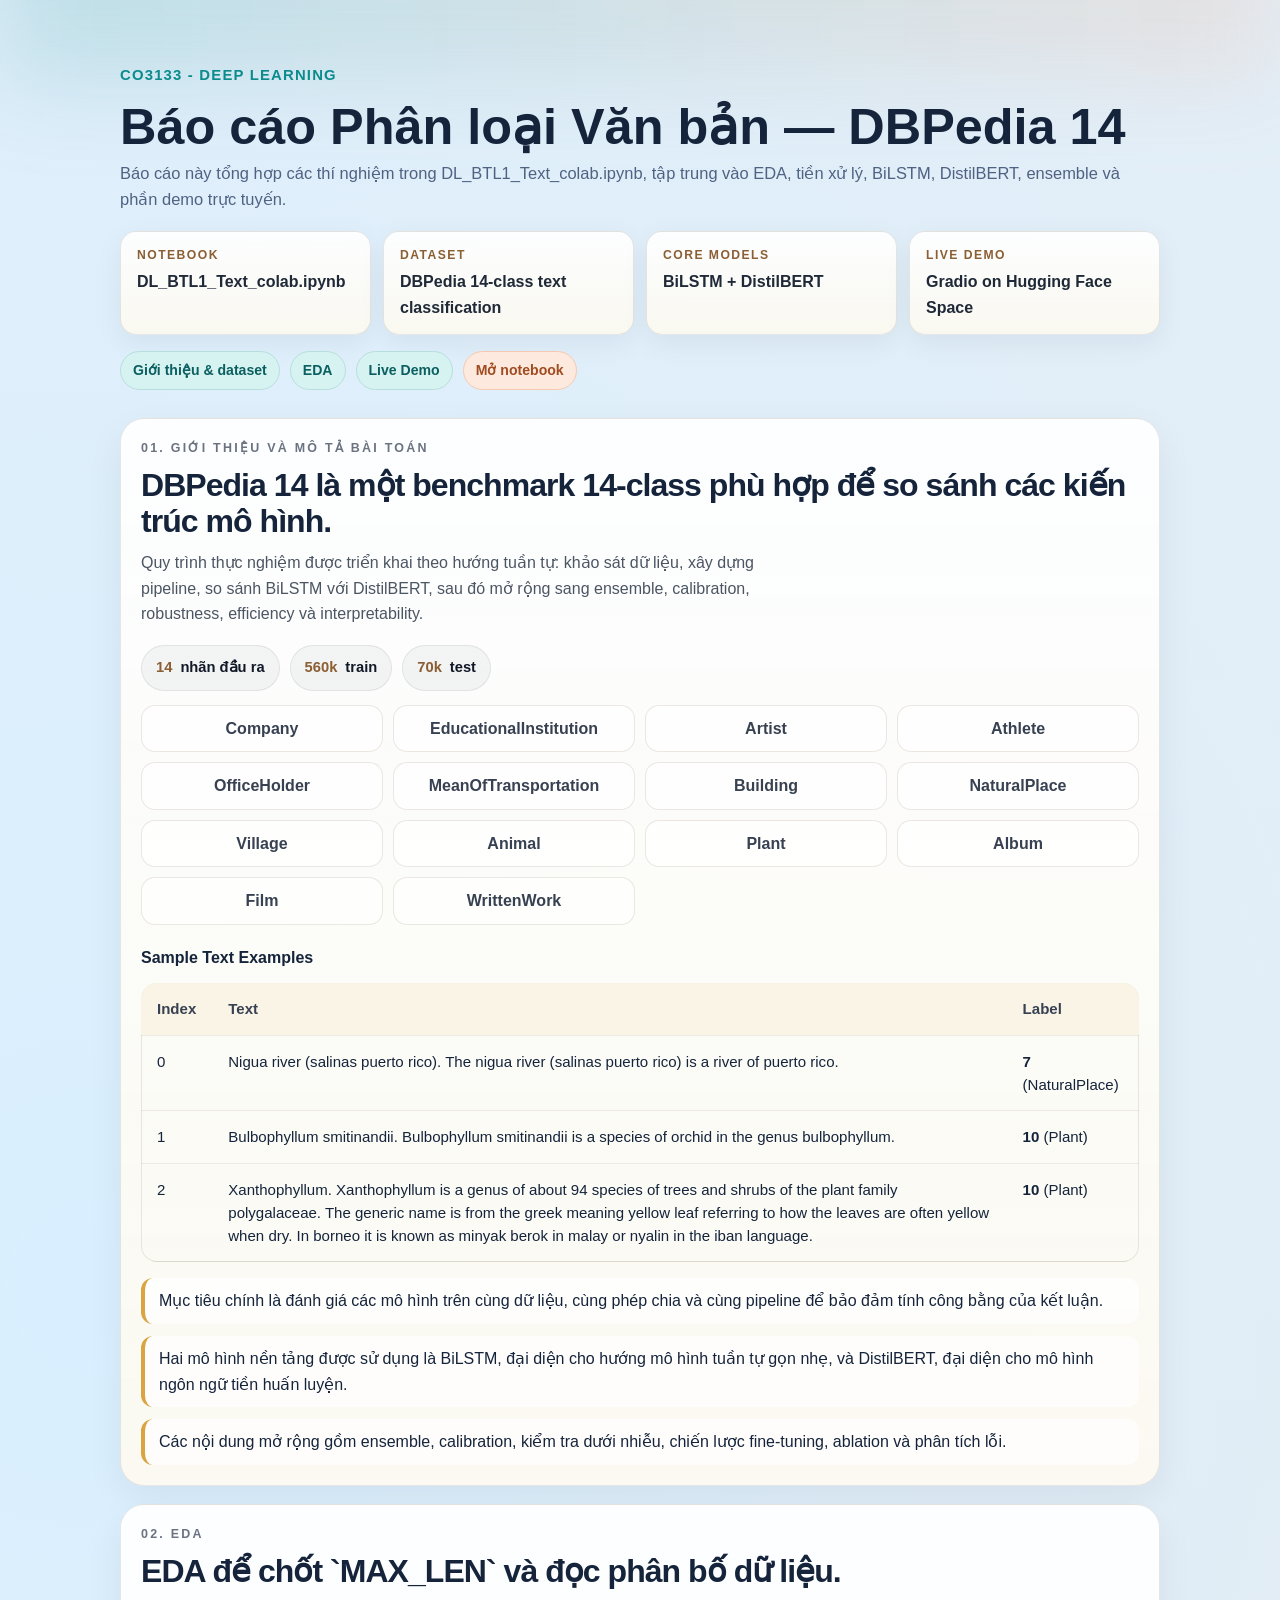
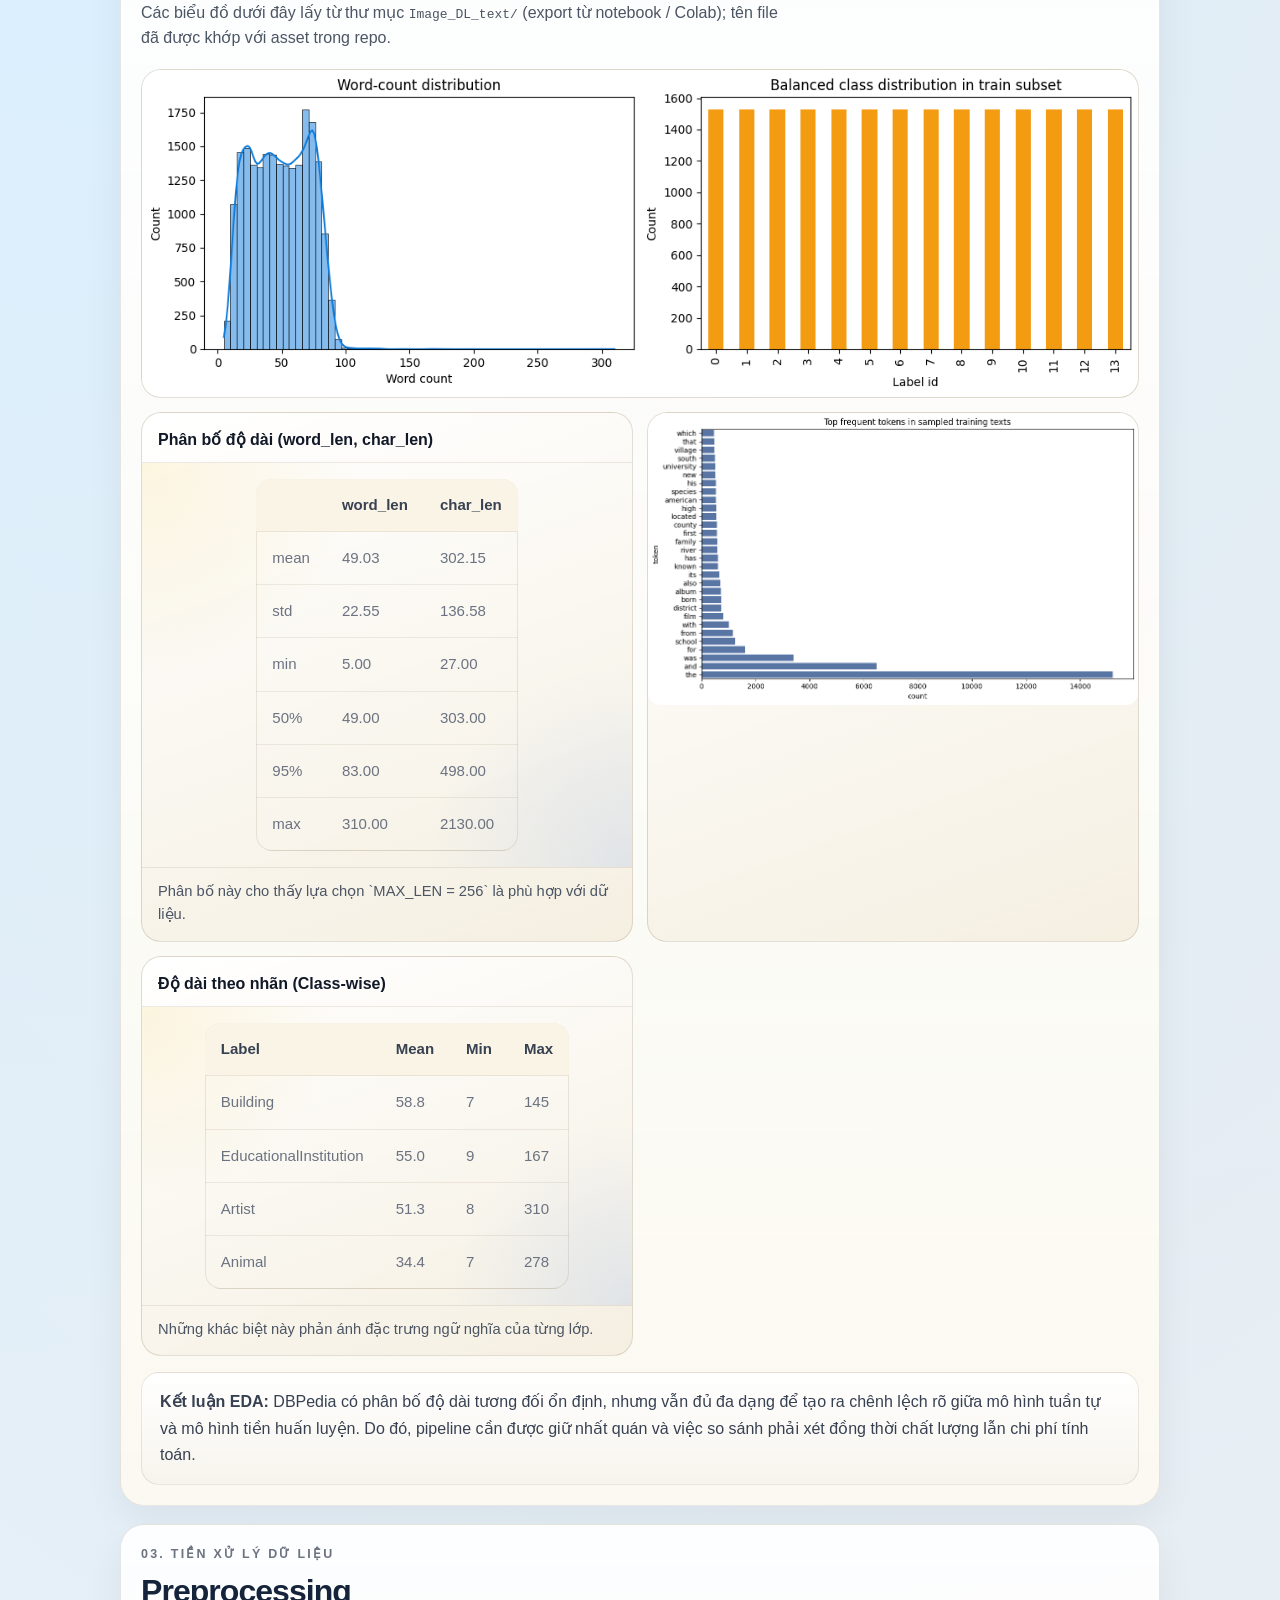
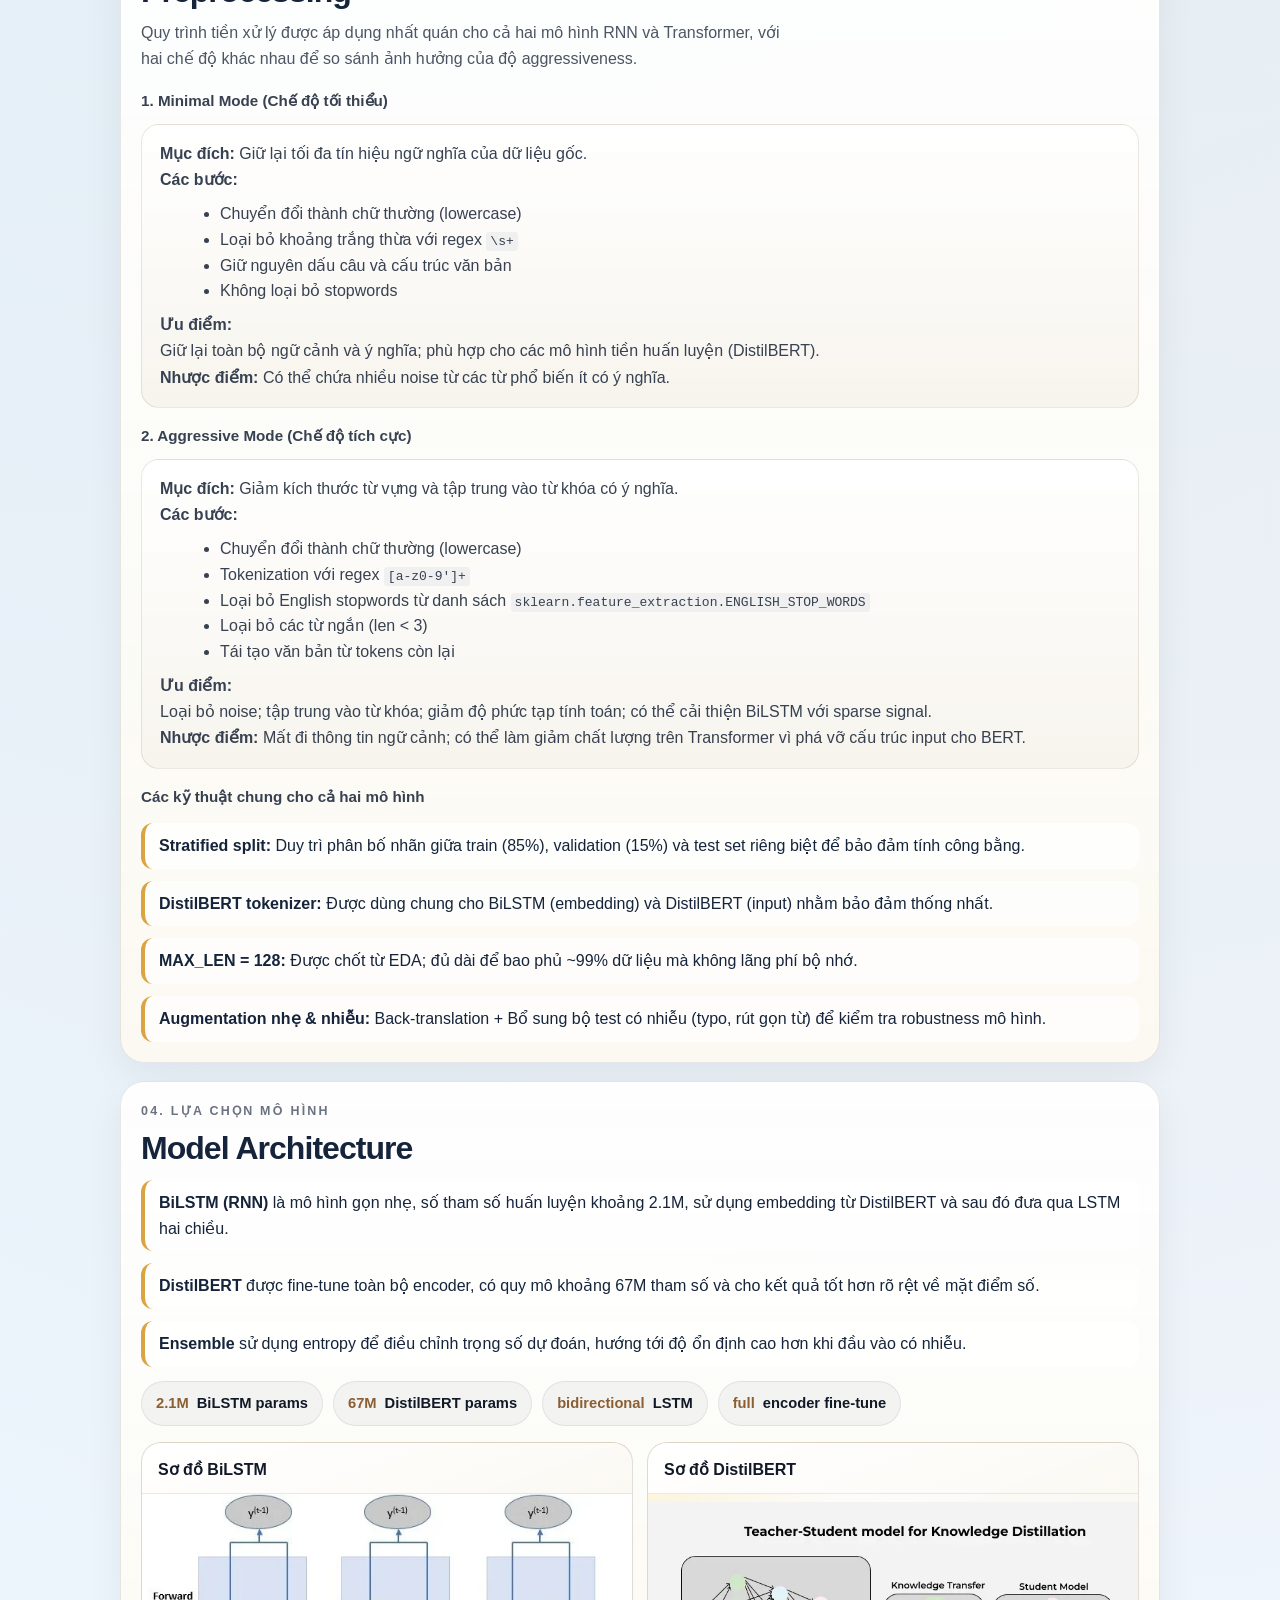
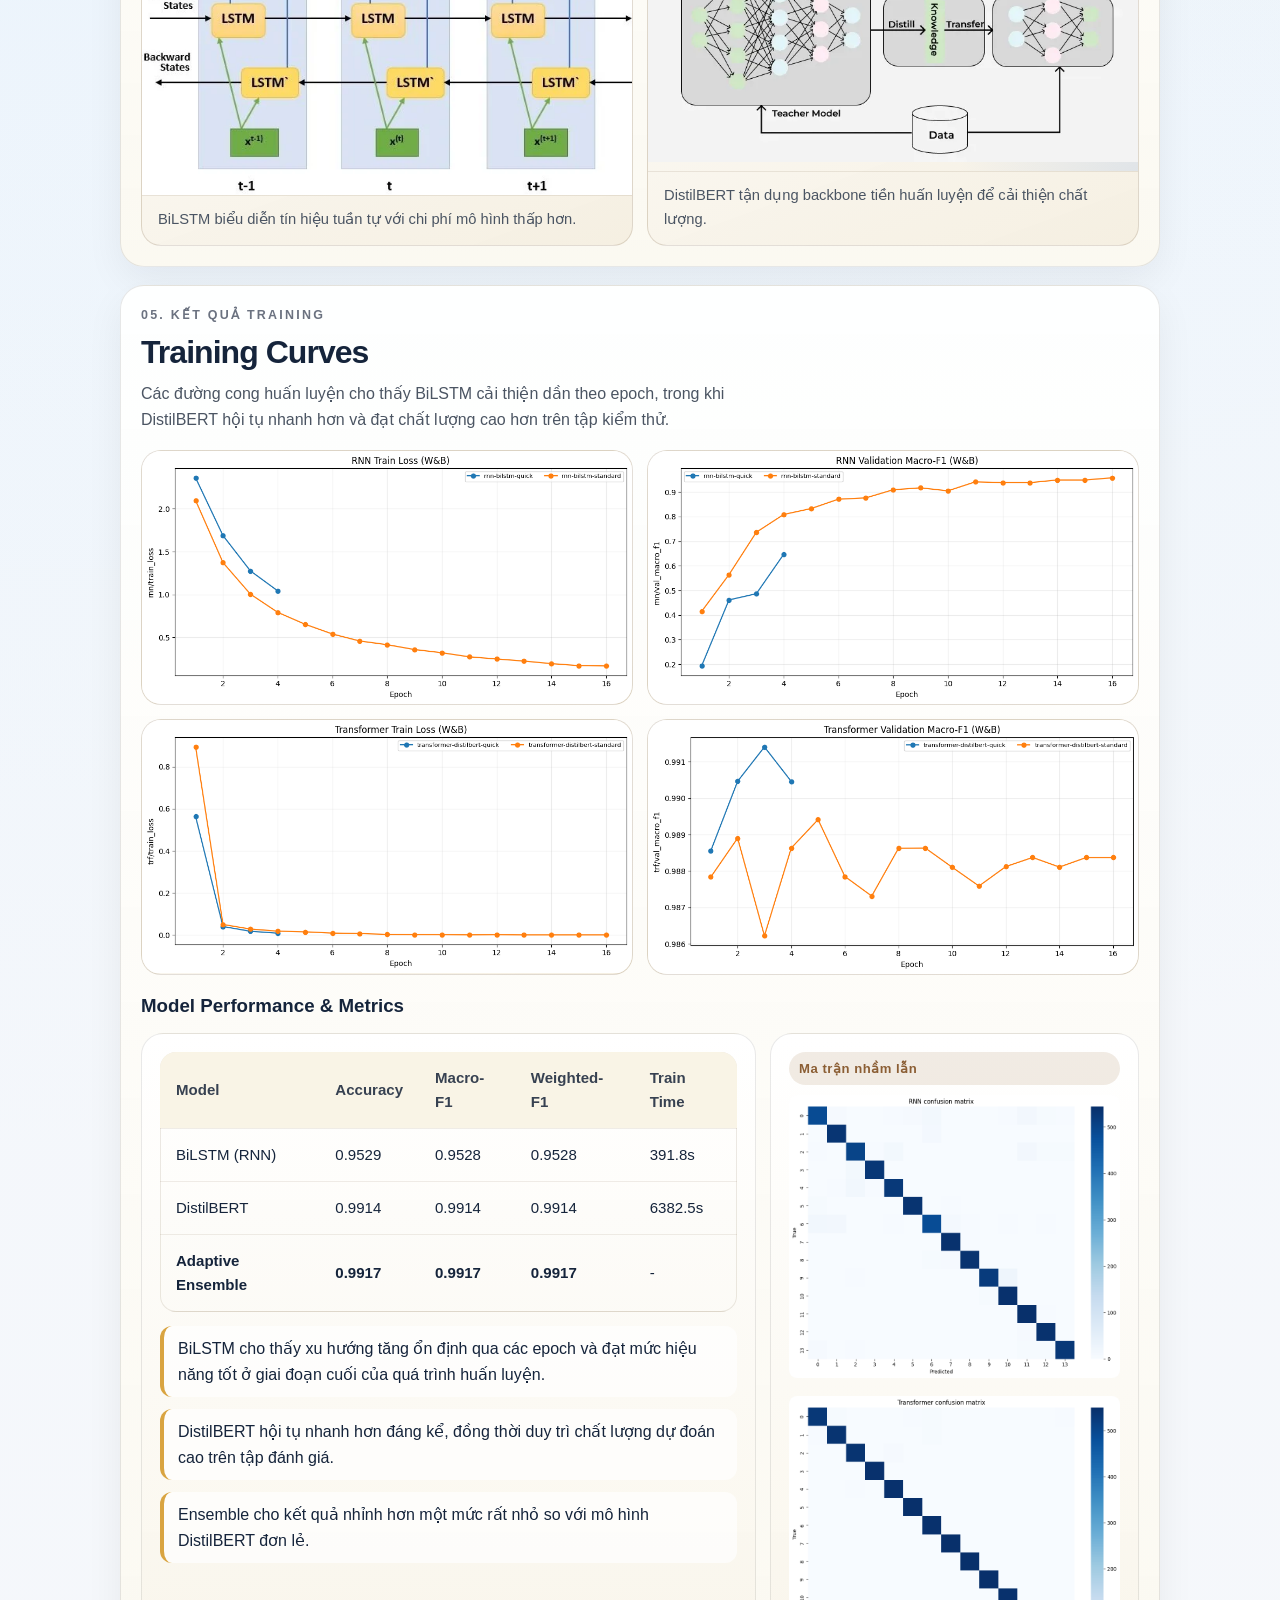
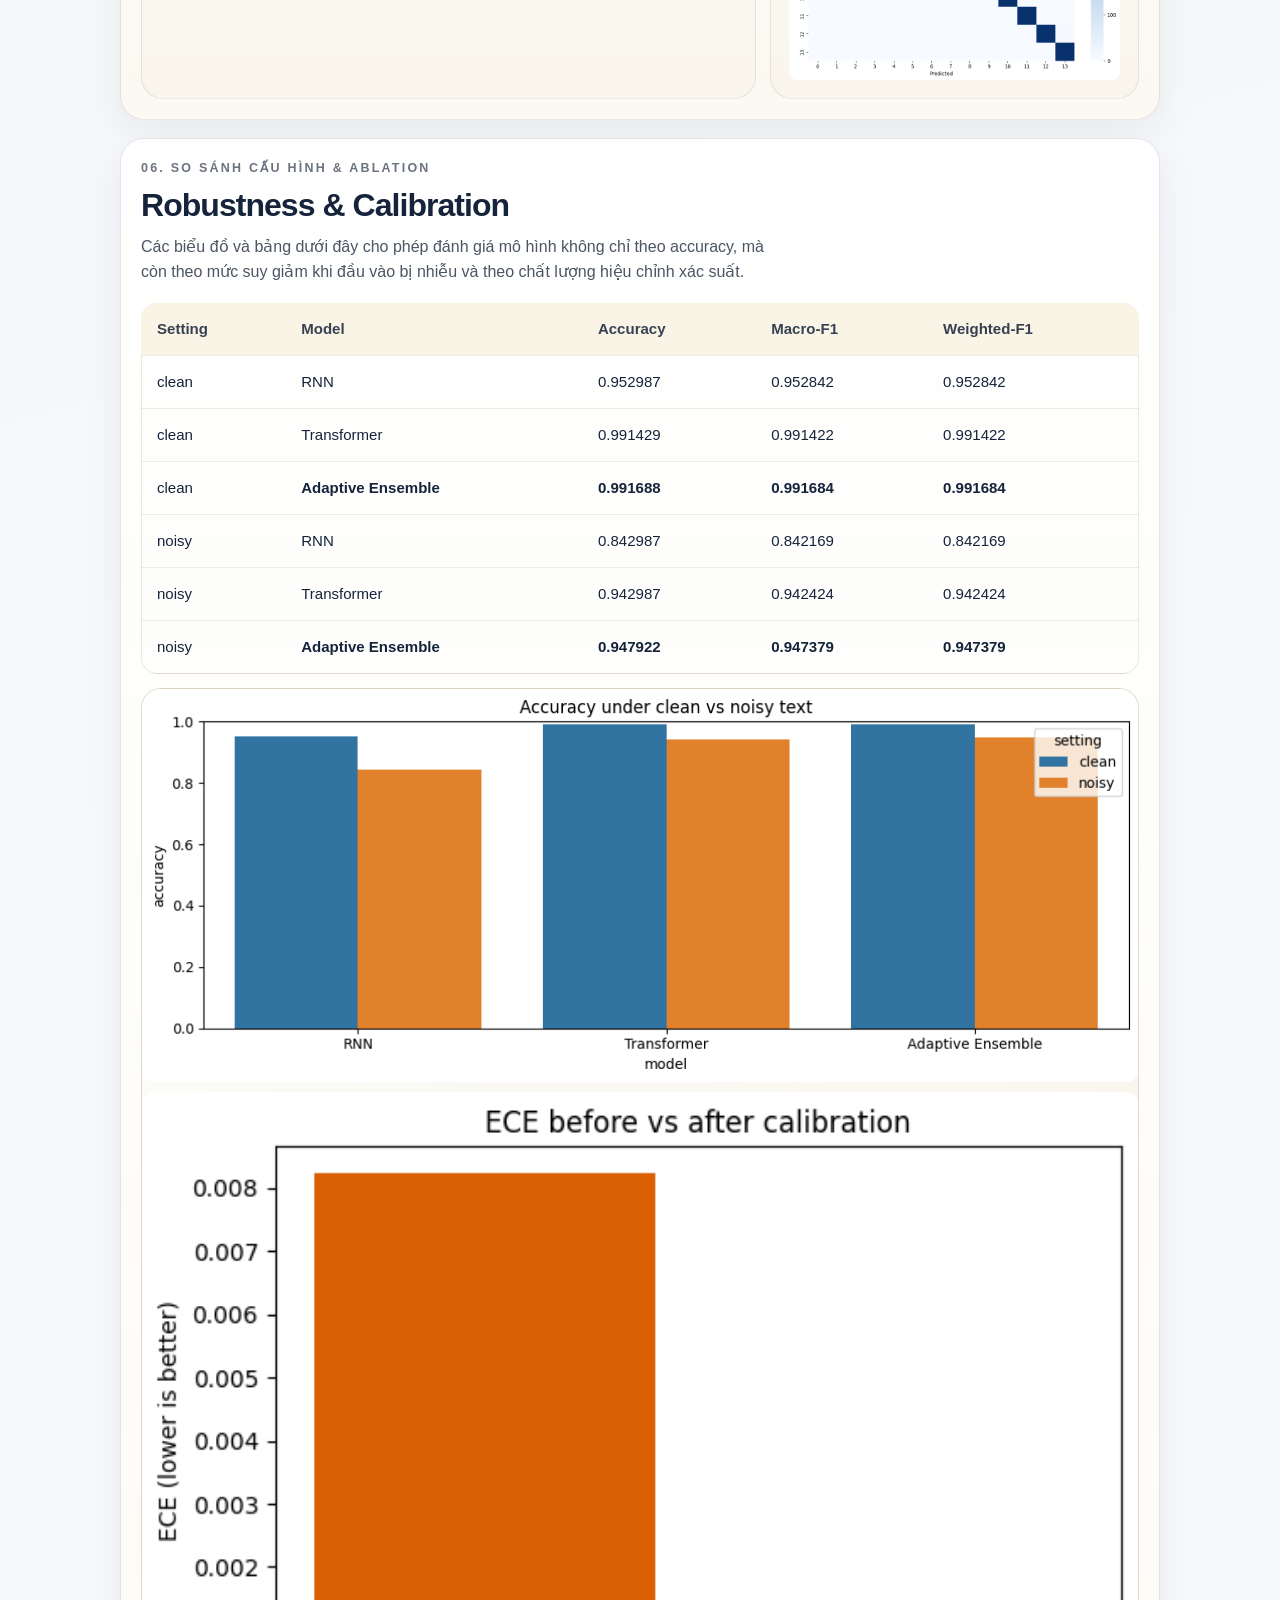
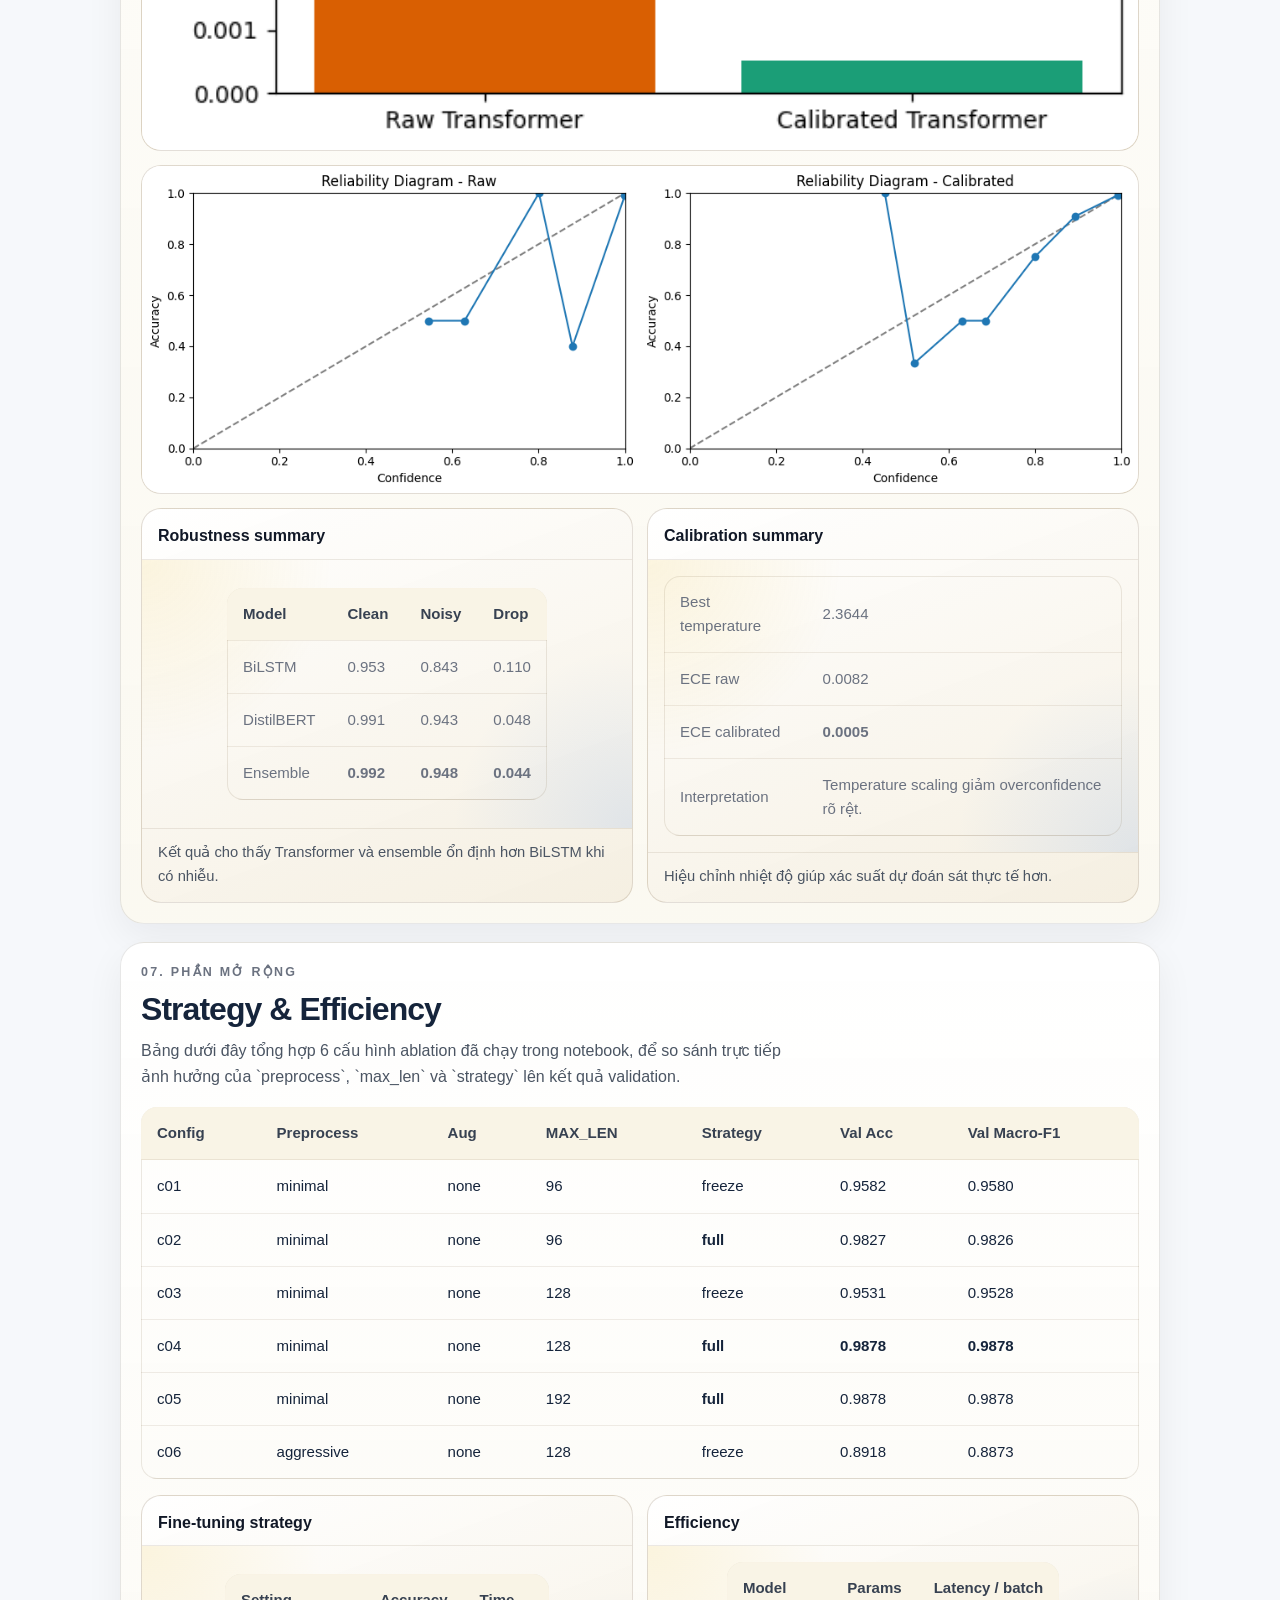
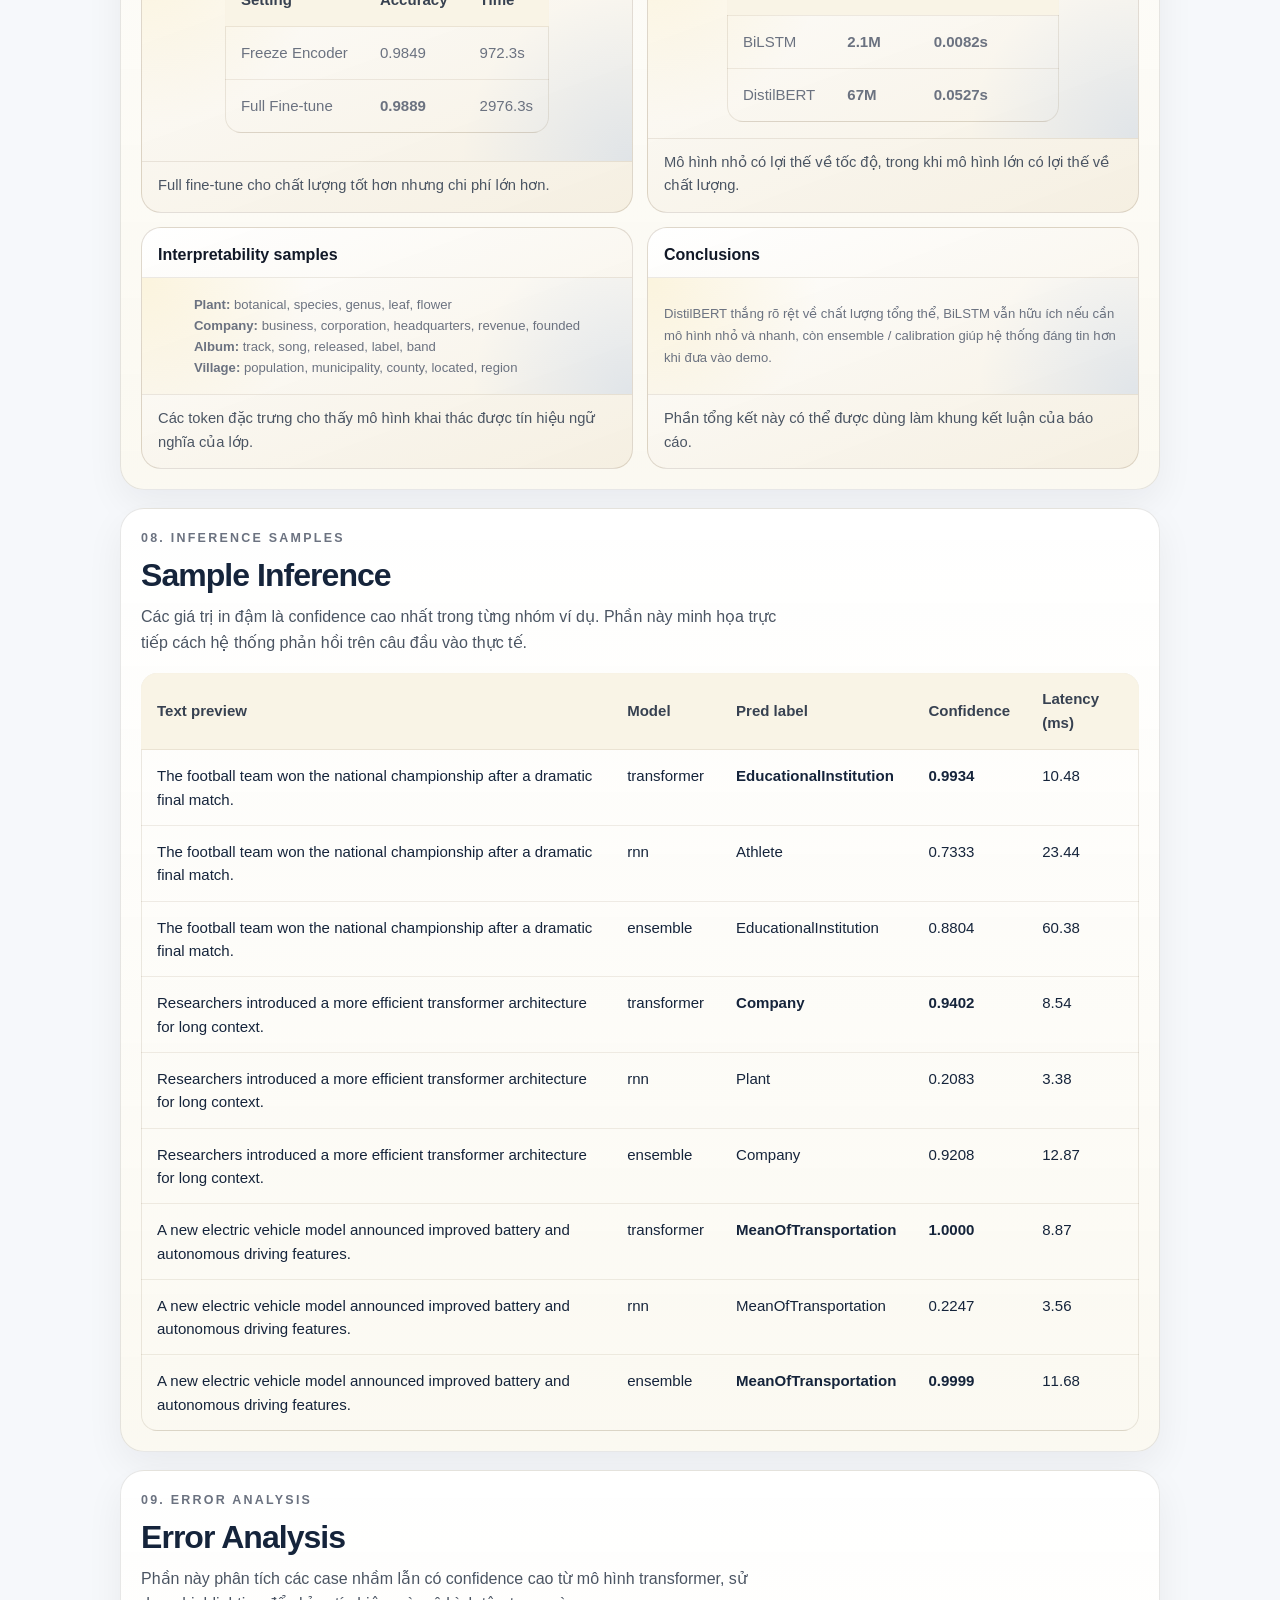
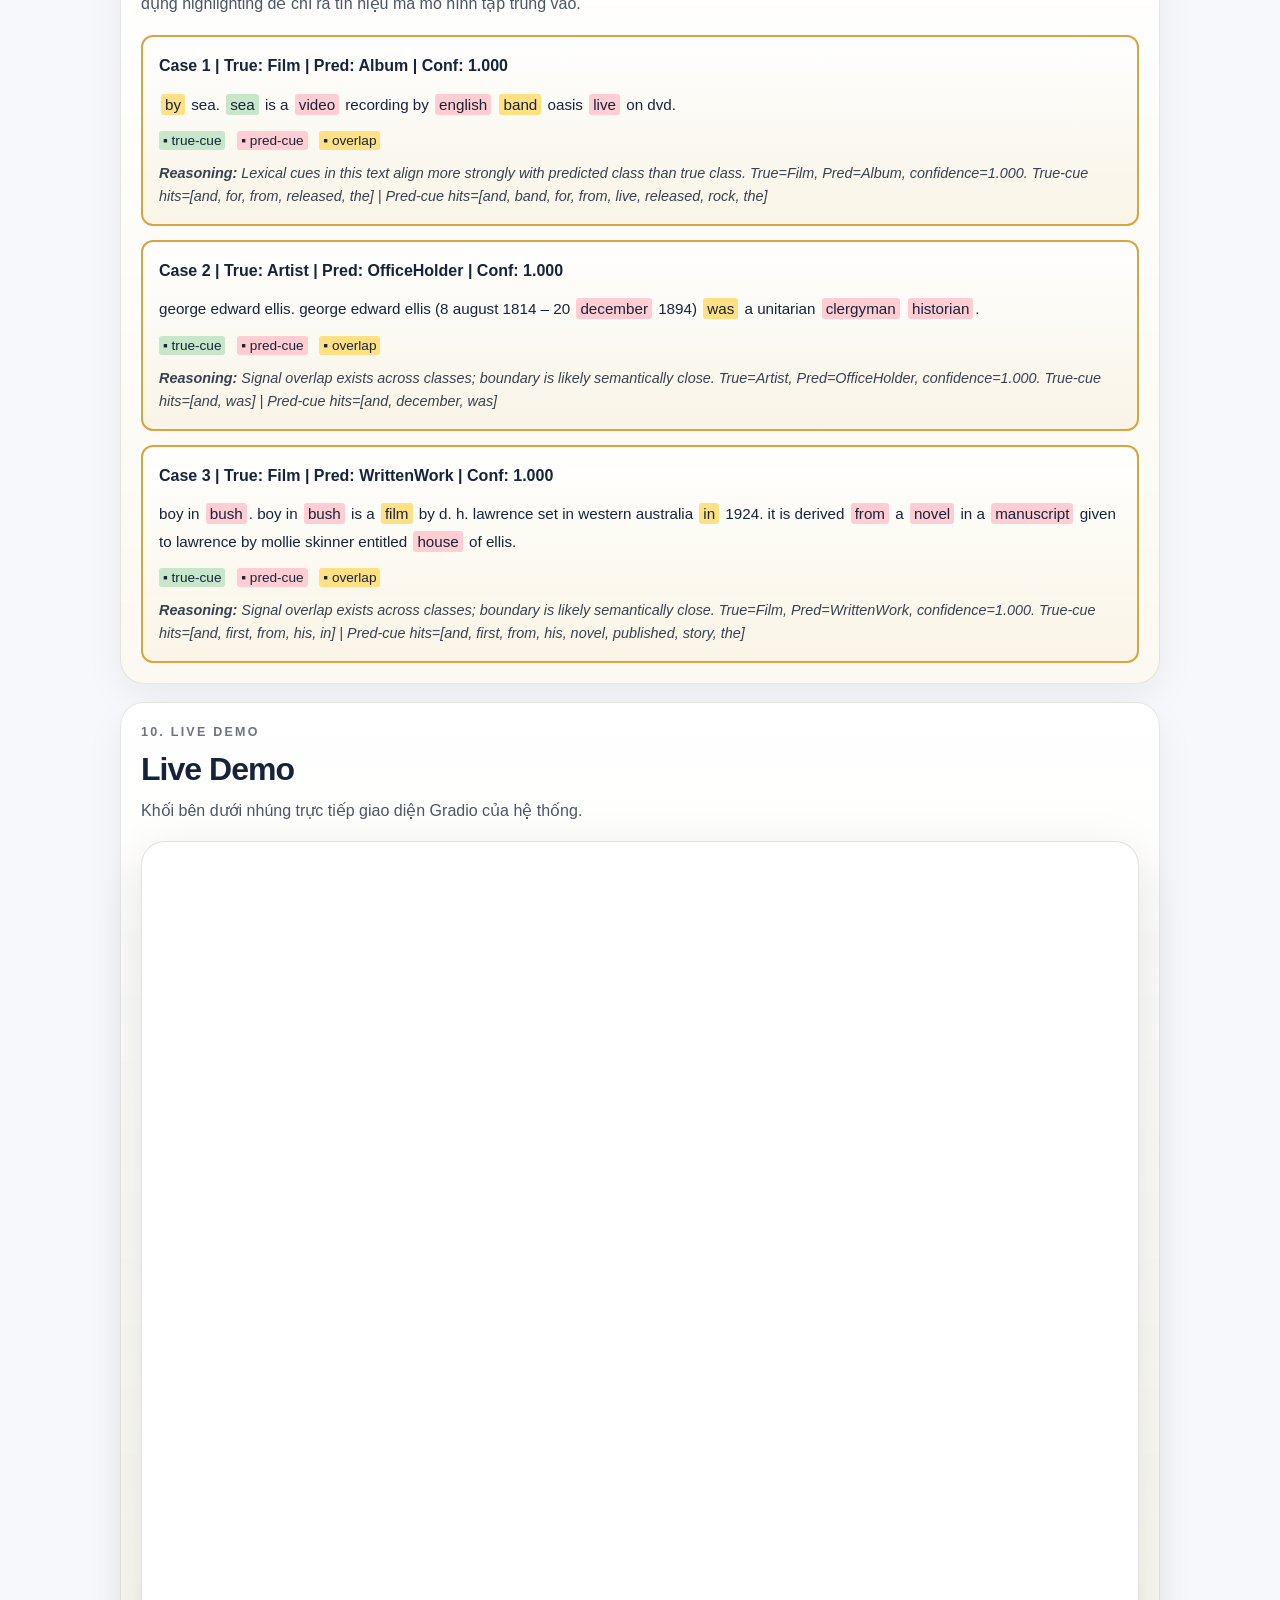
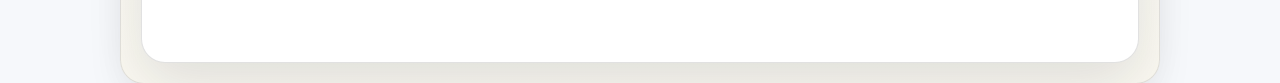
<file: assignment1_text.html>
<!doctype html>
<html lang="vi">

<head>
    <meta charset="utf-8" />
    <meta name="viewport" content="width=device-width, initial-scale=1" />
    <title>Báo cáo Bài tập 1 - Phân loại văn bản</title>
    <link rel="stylesheet" href="style.css" />
    <style>
        .section-kicker {
            text-transform: uppercase;
            letter-spacing: 0.18em;
            font-size: 0.78rem;
            color: #6b7280;
            margin: 0 0 8px;
            font-weight: 700;
        }

        .section-title {
            margin: 0 0 10px;
            font-size: 2rem;
            line-height: 1.15;
            letter-spacing: -0.03em;
        }

        .section-subtitle {
            max-width: 72ch;
            color: #4b5563;
            margin: 0 0 18px;
        }

        .hero-links {
            display: grid;
            grid-template-columns: repeat(4, minmax(0, 1fr));
            gap: 12px;
            margin-top: 18px;
        }

        .hero-stat {
            border: 1px solid rgba(120, 120, 120, 0.18);
            border-radius: 16px;
            padding: 14px 16px;
            background: linear-gradient(180deg, rgba(255, 255, 255, 0.9), rgba(250, 248, 240, 0.96));
            box-shadow: 0 8px 28px rgba(15, 23, 42, 0.06);
        }

        .hero-stat span {
            display: block;
        }

        .hero-stat .label {
            font-size: 0.76rem;
            letter-spacing: 0.12em;
            text-transform: uppercase;
            color: #8b5e34;
            font-weight: 700;
            margin-bottom: 4px;
        }

        .hero-stat .value {
            font-size: 1rem;
            color: #1f2937;
            font-weight: 600;
        }

        .report-grid {
            display: grid;
            grid-template-columns: repeat(12, minmax(0, 1fr));
            gap: 18px;
        }

        .report-card {
            grid-column: span 12;
            border: 1px solid rgba(120, 120, 120, 0.18);
            border-radius: 24px;
            padding: 20px;
            background: linear-gradient(180deg, rgba(255, 255, 255, 0.92), rgba(251, 249, 241, 0.98));
            box-shadow: 0 14px 38px rgba(15, 23, 42, 0.06);
        }

        .half-card {
            grid-column: span 6;
        }

        .wide-card {
            grid-column: span 12;
        }

        .gallery-grid {
            display: grid;
            grid-template-columns: repeat(2, minmax(0, 1fr));
            gap: 14px;
        }

        .figure-slot {
            border: 1px solid rgba(129, 107, 78, 0.22);
            border-radius: 20px;
            background: linear-gradient(160deg, rgba(255, 255, 255, 0.96), rgba(245, 239, 225, 0.98));
            overflow: hidden;
            min-height: 220px;
            display: flex;
            flex-direction: column;
        }

        .figure-slot .figure-head {
            padding: 14px 16px 10px;
            border-bottom: 1px solid rgba(129, 107, 78, 0.14);
            font-weight: 800;
            color: #111827;
        }

        .figure-slot .figure-body {
            flex: 1;
            display: flex;
            align-items: center;
            justify-content: center;
            padding: 18px;
            color: #6b7280;
            text-align: center;
            background:
                radial-gradient(circle at top left, rgba(234, 179, 8, 0.12), transparent 34%),
                radial-gradient(circle at bottom right, rgba(59, 130, 246, 0.12), transparent 32%);
        }

        .figure-slot .figure-foot {
            padding: 12px 16px 14px;
            border-top: 1px solid rgba(129, 107, 78, 0.14);
            font-size: 0.92rem;
            color: #4b5563;
        }

        .metric-pill-row {
            display: flex;
            flex-wrap: wrap;
            gap: 10px;
            margin: 12px 0 0;
        }

        .metric-pill {
            display: inline-flex;
            align-items: center;
            gap: 8px;
            padding: 10px 14px;
            border-radius: 999px;
            background: rgba(17, 24, 39, 0.04);
            border: 1px solid rgba(17, 24, 39, 0.08);
            font-weight: 700;
            color: #111827;
            font-size: 0.92rem;
        }

        .metric-pill strong {
            color: #8b5e34;
        }

        .class-chip-grid {
            display: grid;
            grid-template-columns: repeat(4, minmax(0, 1fr));
            gap: 10px;
            margin-top: 14px;
        }

        .class-chip {
            padding: 10px 12px;
            border-radius: 14px;
            border: 1px solid rgba(129, 107, 78, 0.16);
            background: rgba(255, 255, 255, 0.72);
            color: #374151;
            font-weight: 600;
            text-align: center;
        }

        .sample-table td {
            vertical-align: top;
            line-height: 1.55;
        }

        .timeline {
            display: grid;
            gap: 12px;
            margin-top: 14px;
        }

        .timeline-item {
            border-left: 4px solid #d9a441;
            padding: 10px 14px;
            background: rgba(255, 255, 255, 0.7);
            border-radius: 12px;
        }

        .quote-box {
            padding: 16px 18px;
            border-radius: 18px;
            background: linear-gradient(180deg, rgba(255, 255, 255, 0.96), rgba(247, 244, 237, 0.98));
            border: 1px solid rgba(129, 107, 78, 0.16);
            color: #374151;
            line-height: 1.65;
        }

        .iframe-frame {
            width: 100%;
            min-height: 820px;
            border: 1px solid rgba(120, 120, 120, 0.22);
            border-radius: 24px;
            background: #fff;
            box-shadow: 0 20px 56px rgba(15, 23, 42, 0.12);
            overflow: hidden;
        }

        .iframe-frame iframe {
            width: 100%;
            height: 820px;
            border: 0;
            display: block;
        }

        .demo-banner {
            display: grid;
            grid-template-columns: 1.25fr 0.75fr;
            gap: 14px;
            align-items: stretch;
        }

        .demo-banner .demo-copy,
        .demo-banner .demo-note {
            border-radius: 22px;
            border: 1px solid rgba(120, 120, 120, 0.16);
            background: linear-gradient(180deg, rgba(255, 255, 255, 0.96), rgba(249, 245, 234, 0.97));
            padding: 18px;
        }

        .demo-note {
            display: flex;
            flex-direction: column;
            justify-content: center;
            gap: 10px;
        }

        .note-chip {
            display: inline-block;
            padding: 6px 10px;
            border-radius: 999px;
            background: rgba(139, 92, 34, 0.12);
            color: #8b5e34;
            font-weight: 700;
            font-size: 0.82rem;
            letter-spacing: 0.04em;
        }

        .compact-table {
            width: 100%;
            border-collapse: collapse;
            overflow: hidden;
            border-radius: 16px;
            box-shadow: inset 0 0 0 1px rgba(129, 107, 78, 0.15);
        }

        .compact-table th,
        .compact-table td {
            padding: 14px 16px;
            border-bottom: 1px solid rgba(129, 107, 78, 0.12);
            text-align: left;
            font-size: 0.94rem;
        }

        .compact-table th {
            background: rgba(249, 244, 230, 0.98);
            color: #374151;
        }

        @media (max-width: 1080px) {

            .hero-links,
            .demo-banner,
            .gallery-grid {
                grid-template-columns: 1fr;
            }

            .half-card {
                grid-column: span 12;
            }

            .class-chip-grid {
                grid-template-columns: repeat(2, minmax(0, 1fr));
            }
        }
    </style>
</head>

<body>
    <div class="page-glow"></div>

    <header class="hero container">
        <p class="hero-kicker">CO3133 - Deep Learning</p>
        <h1>Báo cáo Phân loại Văn bản — DBPedia 14</h1>
        <p class="hero-subtitle">Báo cáo này tổng hợp các thí nghiệm trong DL_BTL1_Text_colab.ipynb, tập trung vào
            EDA, tiền xử lý, BiLSTM, DistilBERT, ensemble và phần demo trực tuyến.</p>

        <div class="hero-links">
            <div class="hero-stat">
                <span class="label">Notebook</span>
                <span class="value">DL_BTL1_Text_colab.ipynb</span>
            </div>
            <div class="hero-stat">
                <span class="label">Dataset</span>
                <span class="value">DBPedia 14-class text classification</span>
            </div>
            <div class="hero-stat">
                <span class="label">Core models</span>
                <span class="value">BiLSTM + DistilBERT</span>
            </div>
            <div class="hero-stat">
                <span class="label">Live demo</span>
                <span class="value">Gradio on Hugging Face Space</span>
            </div>
        </div>

        <div class="pill-row" style="margin-top:16px;">
            <a class="pill" href="#dataset">Giới thiệu & dataset</a>
            <a class="pill" href="#eda">EDA</a>
            <a class="pill" href="#demo">Live Demo</a>
            <a class="pill link-pill" href="notebooks/DL_BTL1_Text_colab.ipynb">Mở notebook</a>
        </div>
    </header>

    <main class="container report-grid">
        <section id="dataset" class="report-card wide-card">
            <p class="section-kicker">01. Giới thiệu và mô tả bài toán</p>
            <h2 class="section-title">DBPedia 14 là một benchmark 14-class phù hợp để so sánh các kiến trúc mô hình.
            </h2>
            <p class="section-subtitle">Quy trình thực nghiệm được triển khai theo hướng tuần tự: khảo sát dữ liệu,
                xây dựng pipeline, so sánh BiLSTM với DistilBERT, sau đó mở rộng sang ensemble, calibration,
                robustness, efficiency và interpretability.</p>
            <div class="metric-pill-row">
                <div class="metric-pill"><strong>14</strong> nhãn đầu ra</div>
                <div class="metric-pill"><strong>560k</strong> train</div>
                <div class="metric-pill"><strong>70k</strong> test</div>
                <!-- <div class="metric-pill"><strong>25200</strong> train sampled</div>
                <div class="metric-pill"><strong>7700</strong> test sampled</div> -->
            </div>
            <div class="class-chip-grid" aria-label="Danh sách 14 lớp DBPedia">
                <div class="class-chip">Company</div>
                <div class="class-chip">EducationalInstitution</div>
                <div class="class-chip">Artist</div>
                <div class="class-chip">Athlete</div>
                <div class="class-chip">OfficeHolder</div>
                <div class="class-chip">MeanOfTransportation</div>
                <div class="class-chip">Building</div>
                <div class="class-chip">NaturalPlace</div>
                <div class="class-chip">Village</div>
                <div class="class-chip">Animal</div>
                <div class="class-chip">Plant</div>
                <div class="class-chip">Album</div>
                <div class="class-chip">Film</div>
                <div class="class-chip">WrittenWork</div>
            </div>

            <h3 style="margin-top:20px; margin-bottom:12px; font-weight:700; font-size:1rem;">Sample Text Examples</h3>
            <div style="overflow-x:auto; margin-bottom:16px;">
                <table class="compact-table sample-table">
                    <thead>
                        <tr>
                            <th>Index</th>
                            <th>Text</th>
                            <th>Label</th>
                        </tr>
                    </thead>
                    <tbody>
                        <tr>
                            <td>0</td>
                            <td>Nigua river (salinas puerto rico). The nigua river (salinas puerto rico) is a river of
                                puerto rico.</td>
                            <td><strong>7</strong> (NaturalPlace)</td>
                        </tr>
                        <tr>
                            <td>1</td>
                            <td>Bulbophyllum smitinandii. Bulbophyllum smitinandii is a species of orchid in the genus
                                bulbophyllum.</td>
                            <td><strong>10</strong> (Plant)</td>
                        </tr>
                        <tr>
                            <td>2</td>
                            <td>Xanthophyllum. Xanthophyllum is a genus of about 94 species of trees and shrubs of the
                                plant family polygalaceae. The generic name is from the greek meaning yellow leaf
                                referring to how the leaves are often yellow when dry. In borneo it is known as minyak
                                berok in malay or nyalin in the iban language.</td>
                            <td><strong>10</strong> (Plant)</td>
                        </tr>
                    </tbody>
                </table>
            </div>
            <div class="timeline">
                <div class="timeline-item">Mục tiêu chính là đánh giá các mô hình trên cùng dữ liệu, cùng phép chia và
                    cùng pipeline để bảo đảm tính công bằng của kết luận.</div>
                <div class="timeline-item">Hai mô hình nền tảng được sử dụng là BiLSTM, đại diện cho hướng mô hình
                    tuần tự gọn nhẹ, và DistilBERT, đại diện cho mô hình ngôn ngữ tiền huấn luyện.</div>
                <div class="timeline-item">Các nội dung mở rộng gồm ensemble, calibration, kiểm tra dưới nhiễu,
                    chiến lược fine-tuning, ablation và phân tích lỗi.</div>
            </div>
        </section>

        <section id="eda" class="report-card wide-card">
            <p class="section-kicker">02. EDA</p>
            <h2 class="section-title">EDA để chốt `MAX_LEN` và đọc phân bố dữ liệu.</h2>
            <p class="section-subtitle">Các biểu đồ dưới đây lấy từ thư mục <code>Image_DL_text/</code> (export từ
                notebook / Colab); tên file đã được khớp với asset trong repo.</p>

            <div class="gallery-grid">
                <div class="figure-slot" style="min-height: auto; grid-column: span 2;">
                    <img src="Image_DL_text/word_count_distribution%20and%20balanced%20class%20distribution.png"
                        alt="Word-count and balanced class distribution" style="max-width: 100%; border-radius: 12px;">
                </div>
                <div class="figure-slot" style="min-height: auto;">
                    <div class="figure-head">Phân bố độ dài (word_len, char_len)</div>
                    <div class="figure-body" style="padding: 0; text-align: left; align-items: stretch;">
                        <div style="overflow-x: auto; padding: 16px; font-size: 0.8rem;">
                            <table class="compact-table">
                                <thead>
                                    <tr>
                                        <th></th>
                                        <th>word_len</th>
                                        <th>char_len</th>
                                    </tr>
                                </thead>
                                <tbody>
                                    <tr>
                                        <td>mean</td>
                                        <td>49.03</td>
                                        <td>302.15</td>
                                    </tr>
                                    <tr>
                                        <td>std</td>
                                        <td>22.55</td>
                                        <td>136.58</td>
                                    </tr>
                                    <tr>
                                        <td>min</td>
                                        <td>5.00</td>
                                        <td>27.00</td>
                                    </tr>
                                    <tr>
                                        <td>50%</td>
                                        <td>49.00</td>
                                        <td>303.00</td>
                                    </tr>
                                    <tr>
                                        <td>95%</td>
                                        <td>83.00</td>
                                        <td>498.00</td>
                                    </tr>
                                    <tr>
                                        <td>max</td>
                                        <td>310.00</td>
                                        <td>2130.00</td>
                                    </tr>
                                </tbody>
                            </table>
                        </div>
                    </div>
                    <div class="figure-foot">Phân bố này cho thấy lựa chọn `MAX_LEN = 256` là phù hợp với dữ liệu.</div>
                </div>
                <div class="figure-slot" style="min-height: auto;">
                    <img src="Image_DL_text/topfrequenttoken.png" alt="Top frequent tokens"
                        style="max-width: 100%; border-radius: 12px;">
                </div>
                <div class="figure-slot" style="min-height: auto;">
                    <div class="figure-head">Độ dài theo nhãn (Class-wise)</div>
                    <div class="figure-body" style="padding: 0; text-align: left; align-items: stretch;">
                        <div style="overflow-x: auto; padding: 16px; font-size: 0.75rem;">
                            <table class="compact-table">
                                <thead>
                                    <tr>
                                        <th>Label</th>
                                        <th>Mean</th>
                                        <th>Min</th>
                                        <th>Max</th>
                                    </tr>
                                </thead>
                                <tbody>
                                    <tr>
                                        <td>Building</td>
                                        <td>58.8</td>
                                        <td>7</td>
                                        <td>145</td>
                                    </tr>
                                    <tr>
                                        <td>EducationalInstitution</td>
                                        <td>55.0</td>
                                        <td>9</td>
                                        <td>167</td>
                                    </tr>
                                    <tr>
                                        <td>Artist</td>
                                        <td>51.3</td>
                                        <td>8</td>
                                        <td>310</td>
                                    </tr>
                                    <tr>
                                        <td>Animal</td>
                                        <td>34.4</td>
                                        <td>7</td>
                                        <td>278</td>
                                    </tr>
                                </tbody>
                            </table>
                        </div>
                    </div>
                    <div class="figure-foot">Những khác biệt này phản ánh đặc trưng ngữ nghĩa của từng lớp.</div>
                </div>
            </div>

            <div style="margin-top:16px;" class="quote-box">
                <strong>Kết luận EDA:</strong> DBPedia có phân bố độ dài tương đối ổn định, nhưng vẫn đủ đa dạng để tạo
                ra chênh lệch rõ giữa mô hình tuần tự và mô hình tiền huấn luyện. Do đó, pipeline cần được giữ nhất
                quán và việc so sánh phải xét đồng thời chất lượng lẫn chi phí tính toán.
            </div>
        </section>

        <section class="report-card wide-card">
            <p class="section-kicker">03. Tiền xử lý dữ liệu</p>
            <h2 class="section-title">Preprocessing</h2>
            <p class="section-subtitle">Quy trình tiền xử lý được áp dụng nhất quán cho cả hai mô hình RNN và
                Transformer, với hai chế độ khác nhau để so sánh ảnh hưởng của độ aggressiveness.</p>

            <div style="margin-top:16px;">
                <h3 style="font-weight:700; font-size:0.95rem; margin:16px 0 10px; color:#374151;">1. Minimal Mode (Chế
                    độ tối thiểu)</h3>
                <div class="quote-box" style="margin-bottom:14px;">
                    <strong>Mục đích:</strong> Giữ lại tối đa tín hiệu ngữ nghĩa của dữ liệu gốc.<br />
                    <strong>Các bước:</strong>
                    <ul style="margin:8px 0 0 20px; line-height:1.6;">
                        <li>Chuyển đổi thành chữ thường (lowercase)</li>
                        <li>Loại bỏ khoảng trắng thừa với regex <code
                                style="background:#f0f0f0; padding:2px 4px; border-radius:3px;">\s+</code></li>
                        <li>Giữ nguyên dấu câu và cấu trúc văn bản</li>
                        <li>Không loại bỏ stopwords</li>
                    </ul>
                    <strong style="display:block; margin-top:8px;">Ưu điểm:</strong> Giữ lại toàn bộ ngữ cảnh và ý
                    nghĩa; phù hợp cho các mô hình tiền huấn luyện (DistilBERT).<br />
                    <strong>Nhược điểm:</strong> Có thể chứa nhiều noise từ các từ phổ biến ít có ý nghĩa.
                </div>

                <h3 style="font-weight:700; font-size:0.95rem; margin:16px 0 10px; color:#374151;">2. Aggressive Mode
                    (Chế độ tích cực)</h3>
                <div class="quote-box">
                    <strong>Mục đích:</strong> Giảm kích thước từ vựng và tập trung vào từ khóa có ý nghĩa.<br />
                    <strong>Các bước:</strong>
                    <ul style="margin:8px 0 0 20px; line-height:1.6;">
                        <li>Chuyển đổi thành chữ thường (lowercase)</li>
                        <li>Tokenization với regex <code
                                style="background:#f0f0f0; padding:2px 4px; border-radius:3px;">[a-z0-9']+</code></li>
                        <li>Loại bỏ English stopwords từ danh sách <code
                                style="background:#f0f0f0; padding:2px 4px; border-radius:3px;">sklearn.feature_extraction.ENGLISH_STOP_WORDS</code>
                        </li>
                        <li>Loại bỏ các từ ngắn (len < 3)</li>
                        <li>Tái tạo văn bản từ tokens còn lại</li>
                    </ul>
                    <strong style="display:block; margin-top:8px;">Ưu điểm:</strong> Loại bỏ noise; tập trung vào từ
                    khóa; giảm độ phức tạp tính toán; có thể cải thiện BiLSTM với sparse signal.<br />
                    <strong>Nhược điểm:</strong> Mất đi thông tin ngữ cảnh; có thể làm giảm chất lượng trên Transformer
                    vì phá vỡ cấu trúc input cho BERT.
                </div>
            </div>

            <div style="margin-top:16px;">
                <h3 style="font-weight:700; font-size:0.95rem; margin:0 0 10px; color:#374151;">Các kỹ thuật chung cho
                    cả hai mô hình</h3>
                <div class="timeline">
                    <div class="timeline-item"><strong>Stratified split:</strong> Duy trì phân bố nhãn giữa train (85%),
                        validation (15%) và test set riêng biệt để bảo đảm tính công bằng.</div>
                    <div class="timeline-item"><strong>DistilBERT tokenizer:</strong> Được dùng chung cho BiLSTM
                        (embedding) và DistilBERT (input) nhằm bảo đảm thống nhất.</div>
                    <div class="timeline-item"><strong>MAX_LEN = 128:</strong> Được chốt từ EDA; đủ dài để bao phủ ~99%
                        dữ liệu mà không lãng phí bộ nhớ.</div>
                    <div class="timeline-item"><strong>Augmentation nhẹ & nhiễu:</strong> Back-translation + Bổ sung bộ
                        test có nhiễu (typo, rút gọn từ) để kiểm tra robustness mô hình.</div>
                </div>
            </div>
        </section>

        <section class="report-card wide-card">
            <p class="section-kicker">04. Lựa chọn mô hình</p>
            <h2 class="section-title">Model Architecture</h2>
            <div class="timeline">
                <div class="timeline-item"><strong>BiLSTM (RNN)</strong> là mô hình gọn nhẹ, số tham số huấn luyện
                    khoảng 2.1M, sử dụng embedding từ DistilBERT và sau đó đưa qua LSTM hai chiều.</div>
                <div class="timeline-item"><strong>DistilBERT</strong> được fine-tune toàn bộ encoder, có quy mô khoảng
                    67M tham số và cho kết quả tốt hơn rõ rệt về mặt điểm số.</div>
                <div class="timeline-item"><strong>Ensemble</strong> sử dụng entropy để điều chỉnh trọng số dự đoán,
                    hướng tới độ ổn định cao hơn khi đầu vào có nhiễu.</div>
            </div>
            <div class="metric-pill-row" style="margin-top:14px;">
                <div class="metric-pill"><strong>2.1M</strong> BiLSTM params</div>
                <div class="metric-pill"><strong>67M</strong> DistilBERT params</div>
                <div class="metric-pill"><strong>bidirectional</strong> LSTM</div>
                <div class="metric-pill"><strong>full</strong> encoder fine-tune</div>
            </div>
            <div class="gallery-grid" style="margin-top:16px;">
                <div class="figure-slot" style="min-height: 250px;">
                    <div class="figure-head">Sơ đồ BiLSTM</div>
                    <div class="figure-body" style="padding: 0;">
                        <img src="Image_DL_text/bilstmarrchitecture.webp" alt="BiLSTM architecture"
                            style="width: 100%; display: block; object-fit: cover; min-height: 260px;">
                    </div>
                    <div class="figure-foot">BiLSTM biểu diễn tín hiệu tuần tự với chi phí mô hình thấp hơn.</div>
                </div>
                <div class="figure-slot" style="min-height: 250px;">
                    <div class="figure-head">Sơ đồ DistilBERT</div>
                    <div class="figure-body" style="padding: 0;">
                        <img src="notebooks/DL_BTL1_Text_colab_files/distilbert_architecture.webp"
                            alt="DistilBERT architecture"
                            style="width: 100%; display: block; object-fit: cover; min-height: 260px;">
                    </div>
                    <div class="figure-foot">DistilBERT tận dụng backbone tiền huấn luyện để cải thiện chất lượng.</div>
                </div>
            </div>
        </section>

        <section class="report-card wide-card">
            <p class="section-kicker">05. Kết quả training</p>
            <h2 class="section-title">Training Curves</h2>
            <p class="section-subtitle">Các đường cong huấn luyện cho thấy BiLSTM cải thiện dần theo epoch, trong khi
                DistilBERT hội tụ nhanh hơn và đạt chất lượng cao hơn trên tập kiểm thử.</p>
            <div class="gallery-grid">
                <div class="figure-slot" style="min-height: auto;">
                    <img src="Image_DL_text/rnntrainlosswwb.png" alt="RNN Train Loss"
                        style="max-width: 100%; border-radius: 12px;">
                </div>
                <div class="figure-slot" style="min-height: auto;">
                    <img src="Image_DL_text/rnnvalidationmacrof1wandb.png" alt="RNN Validation Macro-F1"
                        style="max-width: 100%; border-radius: 12px;">
                </div>
                <div class="figure-slot" style="min-height: auto;">
                    <img src="Image_DL_text/transformertrainlosswwb.png" alt="Transformer Train Loss"
                        style="max-width: 100%; border-radius: 12px;">
                </div>
                <div class="figure-slot" style="min-height: auto;">
                    <img src="Image_DL_text/transformervalidationmacrof1wb.png" alt="Transformer Validation Macro-F1"
                        style="max-width: 100%; border-radius: 12px;">
                </div>
            </div>

            <h3 style="margin-top:16px; margin-bottom:12px;">Model Performance & Metrics</h3>
            <div class="demo-banner">
                <div class="demo-copy">
                    <table class="compact-table">
                        <thead>
                            <tr>
                                <th>Model</th>
                                <th>Accuracy</th>
                                <th>Macro-F1</th>
                                <th>Weighted-F1</th>
                                <th>Train Time</th>
                            </tr>
                        </thead>
                        <tbody>
                            <tr>
                                <td>BiLSTM (RNN)</td>
                                <td>0.9529</td>
                                <td>0.9528</td>
                                <td>0.9528</td>
                                <td>391.8s</td>
                            </tr>
                            <tr>
                                <td>DistilBERT</td>
                                <td>0.9914</td>
                                <td>0.9914</td>
                                <td>0.9914</td>
                                <td>6382.5s</td>
                            </tr>
                            <tr>
                                <td><strong>Adaptive Ensemble</strong></td>
                                <td><strong>0.9917</strong></td>
                                <td><strong>0.9917</strong></td>
                                <td><strong>0.9917</strong></td>
                                <td>-</td>
                            </tr>
                        </tbody>
                    </table>
                    <div class="timeline" style="margin-top:14px;">
                        <div class="timeline-item">BiLSTM cho thấy xu hướng tăng ổn định qua các epoch và đạt mức
                            hiệu năng tốt ở giai đoạn cuối của quá trình huấn luyện.</div>
                        <div class="timeline-item">DistilBERT hội tụ nhanh hơn đáng kể, đồng thời duy trì chất lượng dự
                            đoán cao trên tập đánh giá.</div>
                        <div class="timeline-item">Ensemble cho kết quả nhỉnh hơn một mức rất nhỏ so với mô hình
                            DistilBERT đơn lẻ.</div>
                    </div>
                </div>

                <div class="demo-note">
                    <div class="note-chip">Ma trận nhầm lẫn</div>
                    <img src="Image_DL_text/RNNconfusion%20matrix.png" alt="RNN Confusion Matrix"
                        style="max-width: 100%; border-radius: 8px; margin-bottom: 8px;">
                    <img src="Image_DL_text/transformerconfusionmatrix.png" alt="Transformer Confusion Matrix"
                        style="max-width: 100%; border-radius: 8px;">
                </div>
            </div>
        </section>

        <section class="report-card wide-card">
            <p class="section-kicker">06. So sánh cấu hình & ablation</p>
            <h2 class="section-title">Robustness & Calibration</h2>
            <p class="section-subtitle">Các biểu đồ và bảng dưới đây cho phép đánh giá mô hình không chỉ theo accuracy,
                mà còn theo mức suy giảm khi đầu vào bị nhiễu và theo chất lượng hiệu chỉnh xác suất.</p>
            <div style="overflow-x:auto; margin-bottom: 14px;">
                <table class="compact-table">
                    <thead>
                        <tr>
                            <th>Setting</th>
                            <th>Model</th>
                            <th>Accuracy</th>
                            <th>Macro-F1</th>
                            <th>Weighted-F1</th>
                        </tr>
                    </thead>
                    <tbody>
                        <tr>
                            <td>clean</td>
                            <td>RNN</td>
                            <td>0.952987</td>
                            <td>0.952842</td>
                            <td>0.952842</td>
                        </tr>
                        <tr>
                            <td>clean</td>
                            <td>Transformer</td>
                            <td>0.991429</td>
                            <td>0.991422</td>
                            <td>0.991422</td>
                        </tr>
                        <tr>
                            <td>clean</td>
                            <td><strong>Adaptive Ensemble</strong></td>
                            <td><strong>0.991688</strong></td>
                            <td><strong>0.991684</strong></td>
                            <td><strong>0.991684</strong></td>
                        </tr>
                        <tr>
                            <td>noisy</td>
                            <td>RNN</td>
                            <td>0.842987</td>
                            <td>0.842169</td>
                            <td>0.842169</td>
                        </tr>
                        <tr>
                            <td>noisy</td>
                            <td>Transformer</td>
                            <td>0.942987</td>
                            <td>0.942424</td>
                            <td>0.942424</td>
                        </tr>
                        <tr>
                            <td>noisy</td>
                            <td><strong>Adaptive Ensemble</strong></td>
                            <td><strong>0.947922</strong></td>
                            <td><strong>0.947379</strong></td>
                            <td><strong>0.947379</strong></td>
                        </tr>
                    </tbody>
                </table>
            </div>
            <div class="gallery-grid">
                <div class="figure-slot" style="min-height:auto; grid-column: span 2;">
                    <img src="Image_DL_text/accundercleanvsnoissytext.png" alt="Clean vs noisy accuracy"
                        style="max-width:100%; border-radius:12px;">
                    <img src="Image_DL_text/ecebeforeandaaftercabliration.png" alt="ECE before and after calibration"
                        style="max-width:100%; border-radius:12px; margin-top:10px;">
                </div>
                <div class="figure-slot" style="min-height:auto; grid-column: span 2;">
                    <img src="Image_DL_text/reliabilitydiagramraw%20and%20cablirated.png"
                        alt="Reliability diagram raw and calibrated"
                        style="width:100%; max-width:none; border-radius:12px;">
                </div>
                <div class="figure-slot" style="min-height:auto;">
                    <div class="figure-head">Robustness summary</div>
                    <div class="figure-body" style="padding:0; text-align:left;">
                        <div style="overflow-x:auto; padding:16px; font-size:0.8rem;">
                            <table class="compact-table">
                                <thead>
                                    <tr>
                                        <th>Model</th>
                                        <th>Clean</th>
                                        <th>Noisy</th>
                                        <th>Drop</th>
                                    </tr>
                                </thead>
                                <tbody>
                                    <tr>
                                        <td>BiLSTM</td>
                                        <td>0.953</td>
                                        <td>0.843</td>
                                        <td>0.110</td>
                                    </tr>
                                    <tr>
                                        <td>DistilBERT</td>
                                        <td>0.991</td>
                                        <td>0.943</td>
                                        <td>0.048</td>
                                    </tr>
                                    <tr>
                                        <td>Ensemble</td>
                                        <td><strong>0.992</strong></td>
                                        <td><strong>0.948</strong></td>
                                        <td><strong>0.044</strong></td>
                                    </tr>
                                </tbody>
                            </table>
                        </div>
                    </div>
                    <div class="figure-foot">Kết quả cho thấy Transformer và ensemble ổn định hơn BiLSTM khi có nhiễu.
                    </div>
                </div>
                <div class="figure-slot" style="min-height:auto;">
                    <div class="figure-head">Calibration summary</div>
                    <div class="figure-body" style="padding:0; text-align:left;">
                        <div style="overflow-x:auto; padding:16px; font-size:0.8rem;">
                            <table class="compact-table">
                                <tbody>
                                    <tr>
                                        <td>Best temperature</td>
                                        <td>2.3644</td>
                                    </tr>
                                    <tr>
                                        <td>ECE raw</td>
                                        <td>0.0082</td>
                                    </tr>
                                    <tr>
                                        <td>ECE calibrated</td>
                                        <td><strong>0.0005</strong></td>
                                    </tr>
                                    <tr>
                                        <td>Interpretation</td>
                                        <td>Temperature scaling giảm overconfidence rõ rệt.</td>
                                    </tr>
                                </tbody>
                            </table>
                        </div>
                    </div>
                    <div class="figure-foot">Hiệu chỉnh nhiệt độ giúp xác suất dự đoán sát thực tế hơn.</div>
                </div>
            </div>
        </section>

        <section class="report-card wide-card">
            <p class="section-kicker">07. Phần mở rộng</p>
            <h2 class="section-title">Strategy & Efficiency</h2>
            <p class="section-subtitle">Bảng dưới đây tổng hợp 6 cấu hình ablation đã chạy trong notebook, để so sánh
                trực tiếp ảnh hưởng của `preprocess`, `max_len` và `strategy` lên kết quả validation.</p>
            <div style="overflow-x:auto; margin-bottom: 16px;">
                <table class="compact-table">
                    <thead>
                        <tr>
                            <th>Config</th>
                            <th>Preprocess</th>
                            <th>Aug</th>
                            <th>MAX_LEN</th>
                            <th>Strategy</th>
                            <th>Val Acc</th>
                            <th>Val Macro-F1</th>
                        </tr>
                    </thead>
                    <tbody>
                        <tr>
                            <td>c01</td>
                            <td>minimal</td>
                            <td>none</td>
                            <td>96</td>
                            <td>freeze</td>
                            <td>0.9582</td>
                            <td>0.9580</td>
                        </tr>
                        <tr>
                            <td>c02</td>
                            <td>minimal</td>
                            <td>none</td>
                            <td>96</td>
                            <td><strong>full</strong></td>
                            <td>0.9827</td>
                            <td>0.9826</td>
                        </tr>
                        <tr>
                            <td>c03</td>
                            <td>minimal</td>
                            <td>none</td>
                            <td>128</td>
                            <td>freeze</td>
                            <td>0.9531</td>
                            <td>0.9528</td>
                        </tr>
                        <tr>
                            <td>c04</td>
                            <td>minimal</td>
                            <td>none</td>
                            <td>128</td>
                            <td><strong>full</strong></td>
                            <td><strong>0.9878</strong></td>
                            <td><strong>0.9878</strong></td>
                        </tr>
                        <tr>
                            <td>c05</td>
                            <td>minimal</td>
                            <td>none</td>
                            <td>192</td>
                            <td><strong>full</strong></td>
                            <td>0.9878</td>
                            <td>0.9878</td>
                        </tr>
                        <tr>
                            <td>c06</td>
                            <td>aggressive</td>
                            <td>none</td>
                            <td>128</td>
                            <td>freeze</td>
                            <td>0.8918</td>
                            <td>0.8873</td>
                        </tr>
                    </tbody>
                </table>
            </div>
            <div class="gallery-grid">
                <div class="figure-slot" style="min-height:auto;">
                    <div class="figure-head">Fine-tuning strategy</div>
                    <div class="figure-body" style="padding:0; text-align:left;">
                        <div style="overflow-x:auto; padding:16px; font-size:0.8rem;">
                            <table class="compact-table">
                                <thead>
                                    <tr>
                                        <th>Setting</th>
                                        <th>Accuracy</th>
                                        <th>Time</th>
                                    </tr>
                                </thead>
                                <tbody>
                                    <tr>
                                        <td>Freeze Encoder</td>
                                        <td>0.9849</td>
                                        <td>972.3s</td>
                                    </tr>
                                    <tr>
                                        <td>Full Fine-tune</td>
                                        <td><strong>0.9889</strong></td>
                                        <td>2976.3s</td>
                                    </tr>
                                </tbody>
                            </table>
                        </div>
                    </div>
                    <div class="figure-foot">Full fine-tune cho chất lượng tốt hơn nhưng chi phí lớn hơn.</div>
                </div>
                <div class="figure-slot" style="min-height:auto;">
                    <div class="figure-head">Efficiency</div>
                    <div class="figure-body" style="padding:0; text-align:left;">
                        <div style="overflow-x:auto; padding:16px; font-size:0.8rem;">
                            <table class="compact-table">
                                <thead>
                                    <tr>
                                        <th>Model</th>
                                        <th>Params</th>
                                        <th>Latency / batch</th>
                                    </tr>
                                </thead>
                                <tbody>
                                    <tr>
                                        <td>BiLSTM</td>
                                        <td><strong>2.1M</strong></td>
                                        <td><strong>0.0082s</strong></td>
                                    </tr>
                                    <tr>
                                        <td>DistilBERT</td>
                                        <td><strong>67M</strong></td>
                                        <td><strong>0.0527s</strong></td>
                                    </tr>
                                </tbody>
                            </table>
                        </div>
                    </div>
                    <div class="figure-foot">Mô hình nhỏ có lợi thế về tốc độ, trong khi mô hình lớn có lợi thế về chất
                        lượng.</div>
                </div>
                <div class="figure-slot" style="min-height:auto;">
                    <div class="figure-head">Interpretability samples</div>
                    <div class="figure-body" style="padding:0; text-align:left;">
                        <div style="padding:16px; font-size:0.82rem; line-height:1.6;">
                            <strong>Plant:</strong> botanical, species, genus, leaf, flower<br />
                            <strong>Company:</strong> business, corporation, headquarters, revenue, founded<br />
                            <strong>Album:</strong> track, song, released, label, band<br />
                            <strong>Village:</strong> population, municipality, county, located, region
                        </div>
                    </div>
                    <div class="figure-foot">Các token đặc trưng cho thấy mô hình khai thác được tín hiệu ngữ nghĩa của
                        lớp.</div>
                </div>
                <div class="figure-slot" style="min-height:auto;">
                    <div class="figure-head">Conclusions</div>
                    <div class="figure-body" style="padding:0; text-align:left;">
                        <div style="padding:16px; font-size:0.82rem; line-height:1.7;">
                            DistilBERT thắng rõ rệt về chất lượng tổng thể, BiLSTM vẫn hữu ích nếu cần mô hình nhỏ và
                            nhanh, còn ensemble / calibration giúp hệ thống đáng tin hơn khi đưa vào demo.
                        </div>
                    </div>
                    <div class="figure-foot">Phần tổng kết này có thể được dùng làm khung kết luận của báo cáo.</div>
                </div>
            </div>
        </section>

        <section class="report-card wide-card">
            <p class="section-kicker">08. Inference samples</p>
            <h2 class="section-title">Sample Inference</h2>
            <p class="section-subtitle">Các giá trị in đậm là confidence cao nhất trong từng nhóm ví dụ. Phần này
                minh họa trực tiếp cách hệ thống phản hồi trên câu đầu vào thực tế.</p>

            <div style="overflow-x:auto;">
                <table class="compact-table sample-table">
                    <thead>
                        <tr>
                            <th>Text preview</th>
                            <th>Model</th>
                            <th>Pred label</th>
                            <th>Confidence</th>
                            <th>Latency (ms)</th>
                        </tr>
                    </thead>
                    <tbody>
                        <tr>
                            <td>The football team won the national championship after a dramatic final match.</td>
                            <td>transformer</td>
                            <td><strong>EducationalInstitution</strong></td>
                            <td><strong>0.9934</strong></td>
                            <td>10.48</td>
                        </tr>
                        <tr>
                            <td>The football team won the national championship after a dramatic final match.</td>
                            <td>rnn</td>
                            <td>Athlete</td>
                            <td>0.7333</td>
                            <td>23.44</td>
                        </tr>
                        <tr>
                            <td>The football team won the national championship after a dramatic final match.</td>
                            <td>ensemble</td>
                            <td>EducationalInstitution</td>
                            <td>0.8804</td>
                            <td>60.38</td>
                        </tr>
                        <tr>
                            <td>Researchers introduced a more efficient transformer architecture for long context.</td>
                            <td>transformer</td>
                            <td><strong>Company</strong></td>
                            <td><strong>0.9402</strong></td>
                            <td>8.54</td>
                        </tr>
                        <tr>
                            <td>Researchers introduced a more efficient transformer architecture for long context.</td>
                            <td>rnn</td>
                            <td>Plant</td>
                            <td>0.2083</td>
                            <td>3.38</td>
                        </tr>
                        <tr>
                            <td>Researchers introduced a more efficient transformer architecture for long context.</td>
                            <td>ensemble</td>
                            <td>Company</td>
                            <td>0.9208</td>
                            <td>12.87</td>
                        </tr>
                        <tr>
                            <td>A new electric vehicle model announced improved battery and autonomous driving features.
                            </td>
                            <td>transformer</td>
                            <td><strong>MeanOfTransportation</strong></td>
                            <td><strong>1.0000</strong></td>
                            <td>8.87</td>
                        </tr>
                        <tr>
                            <td>A new electric vehicle model announced improved battery and autonomous driving features.
                            </td>
                            <td>rnn</td>
                            <td>MeanOfTransportation</td>
                            <td>0.2247</td>
                            <td>3.56</td>
                        </tr>
                        <tr>
                            <td>A new electric vehicle model announced improved battery and autonomous driving features.
                            </td>
                            <td>ensemble</td>
                            <td><strong>MeanOfTransportation</strong></td>
                            <td><strong>0.9999</strong></td>
                            <td>11.68</td>
                        </tr>
                    </tbody>
                </table>
            </div>
        </section>

        <section class="report-card wide-card">
            <p class="section-kicker">09. Error Analysis</p>
            <h2 class="section-title">Error Analysis</h2>
            <p class="section-subtitle">Phần này phân tích các case nhầm lẫn có confidence cao từ mô hình transformer,
                sử dụng highlighting để chỉ ra tín hiệu mà mô hình tập trung vào.</p>

            <div style="margin-top:14px;">
                <div
                    style="border:2px solid #d9a441;border-radius:12px;padding:16px;margin-bottom:14px;background:linear-gradient(180deg,rgba(255,255,255,0.98),rgba(249,244,230,0.96));">
                    <div style="font-weight:700;margin-bottom:8px;"><strong>Case 1</strong> | <strong>True:</strong>
                        Film | <strong>Pred:</strong> Album | <strong>Conf:</strong> 1.000</div>
                    <div style="margin:12px 0;line-height:1.8;font-size:0.95rem;">
                        <span style="background:#ffe082;padding:2px 4px;border-radius:3px;margin:2px;">by</span> sea.
                        <span style="background:#c8e6c9;padding:2px 4px;border-radius:3px;margin:2px;">sea</span> is a
                        <span style="background:#ffcdd2;padding:2px 4px;border-radius:3px;margin:2px;">video</span>
                        recording by
                        <span style="background:#ffcdd2;padding:2px 4px;border-radius:3px;margin:2px;">english</span>
                        <span style="background:#ffe082;padding:2px 4px;border-radius:3px;margin:2px;">band</span> oasis
                        <span style="background:#ffcdd2;padding:2px 4px;border-radius:3px;margin:2px;">live</span> on
                        dvd.
                    </div>
                    <div style="font-size:0.85rem;margin:8px 0;">
                        <span style="background:#c8e6c9;padding:2px 4px;border-radius:3px;margin-right:8px;">▪
                            true-cue</span>
                        <span style="background:#ffcdd2;padding:2px 4px;border-radius:3px;margin-right:8px;">▪
                            pred-cue</span>
                        <span style="background:#ffe082;padding:2px 4px;border-radius:3px;">▪ overlap</span>
                    </div>
                    <div style="font-size:0.9rem;margin-top:10px;color:#374151;font-style:italic;">
                        <strong>Reasoning:</strong> Lexical cues in this text align more strongly with predicted class
                        than true class. True=Film, Pred=Album, confidence=1.000. True-cue hits=[and, for, from,
                        released, the] | Pred-cue hits=[and, band, for, from, live, released, rock, the]
                    </div>
                </div>

                <div
                    style="border:2px solid #d9a441;border-radius:12px;padding:16px;margin-bottom:14px;background:linear-gradient(180deg,rgba(255,255,255,0.98),rgba(249,244,230,0.96));">
                    <div style="font-weight:700;margin-bottom:8px;"><strong>Case 2</strong> | <strong>True:</strong>
                        Artist | <strong>Pred:</strong> OfficeHolder | <strong>Conf:</strong> 1.000</div>
                    <div style="margin:12px 0;line-height:1.8;font-size:0.95rem;">
                        george edward ellis. george edward ellis (8 august 1814 – 20
                        <span style="background:#ffcdd2;padding:2px 4px;border-radius:3px;margin:2px;">december</span>
                        1894)
                        <span style="background:#ffe082;padding:2px 4px;border-radius:3px;margin:2px;">was</span> a
                        unitarian
                        <span style="background:#ffcdd2;padding:2px 4px;border-radius:3px;margin:2px;">clergyman</span>
                        <span style="background:#ffcdd2;padding:2px 4px;border-radius:3px;margin:2px;">historian</span>.
                    </div>
                    <div style="font-size:0.85rem;margin:8px 0;">
                        <span style="background:#c8e6c9;padding:2px 4px;border-radius:3px;margin-right:8px;">▪
                            true-cue</span>
                        <span style="background:#ffcdd2;padding:2px 4px;border-radius:3px;margin-right:8px;">▪
                            pred-cue</span>
                        <span style="background:#ffe082;padding:2px 4px;border-radius:3px;">▪ overlap</span>
                    </div>
                    <div style="font-size:0.9rem;margin-top:10px;color:#374151;font-style:italic;">
                        <strong>Reasoning:</strong> Signal overlap exists across classes; boundary is likely
                        semantically close. True=Artist, Pred=OfficeHolder, confidence=1.000. True-cue hits=[and, was] |
                        Pred-cue hits=[and, december, was]
                    </div>
                </div>

                <div
                    style="border:2px solid #d9a441;border-radius:12px;padding:16px;background:linear-gradient(180deg,rgba(255,255,255,0.98),rgba(249,244,230,0.96));">
                    <div style="font-weight:700;margin-bottom:8px;"><strong>Case 3</strong> | <strong>True:</strong>
                        Film | <strong>Pred:</strong> WrittenWork | <strong>Conf:</strong> 1.000</div>
                    <div style="margin:12px 0;line-height:1.8;font-size:0.95rem;">
                        boy in
                        <span style="background:#ffcdd2;padding:2px 4px;border-radius:3px;margin:2px;">bush</span>. boy
                        in
                        <span style="background:#ffcdd2;padding:2px 4px;border-radius:3px;margin:2px;">bush</span> is a
                        <span style="background:#ffe082;padding:2px 4px;border-radius:3px;margin:2px;">film</span> by d.
                        h. lawrence set in western australia
                        <span style="background:#ffe082;padding:2px 4px;border-radius:3px;margin:2px;">in</span> 1924.
                        it is derived
                        <span style="background:#ffcdd2;padding:2px 4px;border-radius:3px;margin:2px;">from</span> a
                        <span style="background:#ffcdd2;padding:2px 4px;border-radius:3px;margin:2px;">novel</span> in a
                        <span style="background:#ffcdd2;padding:2px 4px;border-radius:3px;margin:2px;">manuscript</span>
                        given to lawrence by mollie skinner entitled
                        <span style="background:#ffcdd2;padding:2px 4px;border-radius:3px;margin:2px;">house</span> of
                        ellis.
                    </div>
                    <div style="font-size:0.85rem;margin:8px 0;">
                        <span style="background:#c8e6c9;padding:2px 4px;border-radius:3px;margin-right:8px;">▪
                            true-cue</span>
                        <span style="background:#ffcdd2;padding:2px 4px;border-radius:3px;margin-right:8px;">▪
                            pred-cue</span>
                        <span style="background:#ffe082;padding:2px 4px;border-radius:3px;">▪ overlap</span>
                    </div>
                    <div style="font-size:0.9rem;margin-top:10px;color:#374151;font-style:italic;">
                        <strong>Reasoning:</strong> Signal overlap exists across classes; boundary is likely
                        semantically close. True=Film, Pred=WrittenWork, confidence=1.000. True-cue hits=[and, first,
                        from, his, in] | Pred-cue hits=[and, first, from, his, novel, published, story, the]
                    </div>
                </div>
            </div>
        </section>

        <section id="demo" class="report-card wide-card">
            <p class="section-kicker">10. Live Demo</p>
            <h2 class="section-title">Live Demo</h2>
            <p class="section-subtitle">Khối bên dưới nhúng trực tiếp giao diện Gradio của hệ thống.</p>

            <div class="iframe-frame" style="margin-top:14px;">
                <iframe src="https://hoangcao2510-dl-classificattion-text.hf.space" frameborder="0" width="100%"
                    height="820"></iframe>
            </div>
        </section>
    </main>
</body>

</html>
</file>
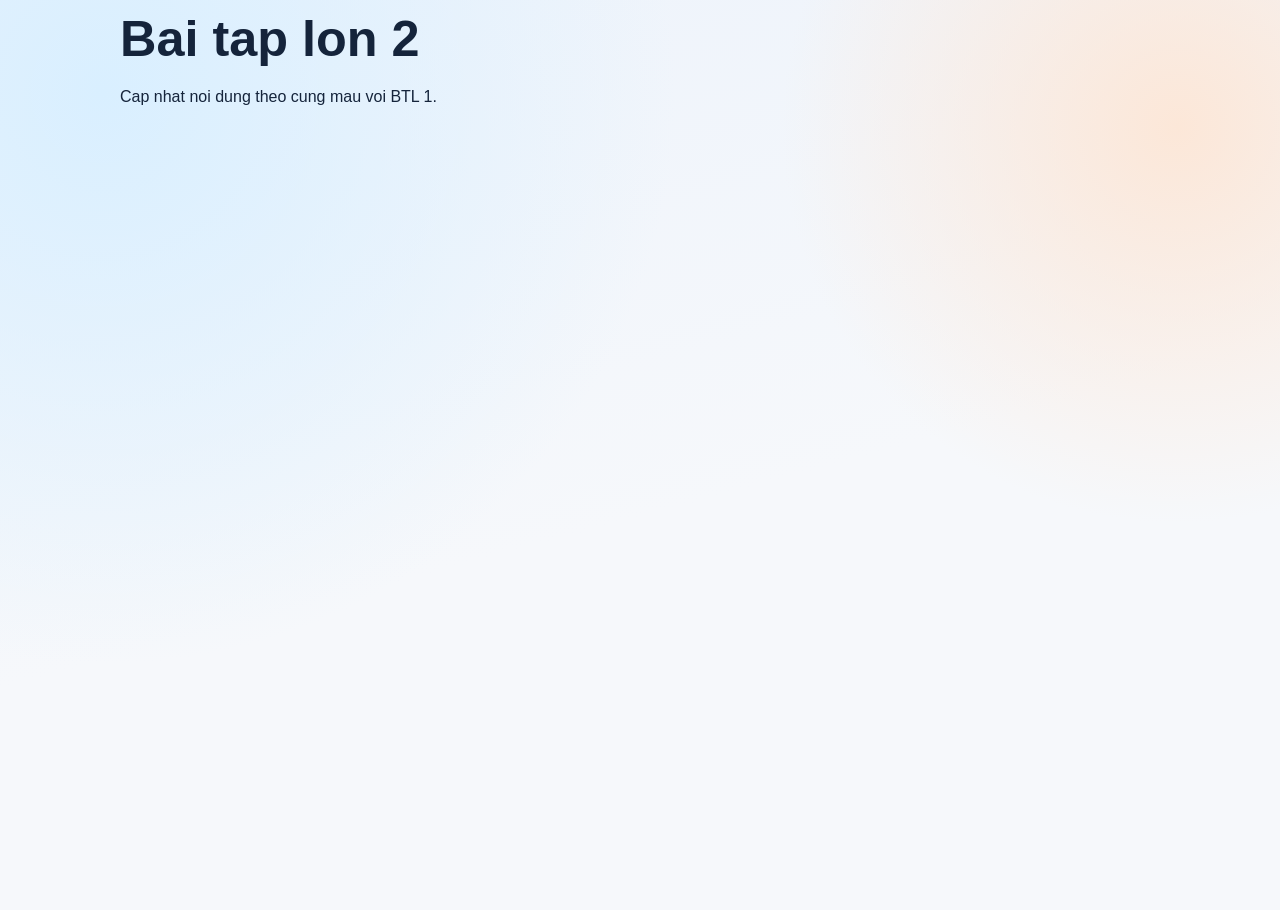
<file: assignment2.html>
<!doctype html>
<html lang="vi">

<head>
    <meta charset="utf-8" />
    <meta name="viewport" content="width=device-width, initial-scale=1" />
    <title>BTL 2 - Deep Learning</title>
    <link rel="stylesheet" href="style.css" />
</head>

<body>
    <main class="container">
        <h1>Bai tap lon 2</h1>
        <p>Cap nhat noi dung theo cung mau voi BTL 1.</p>
    </main>
</body>

</html>
</file>
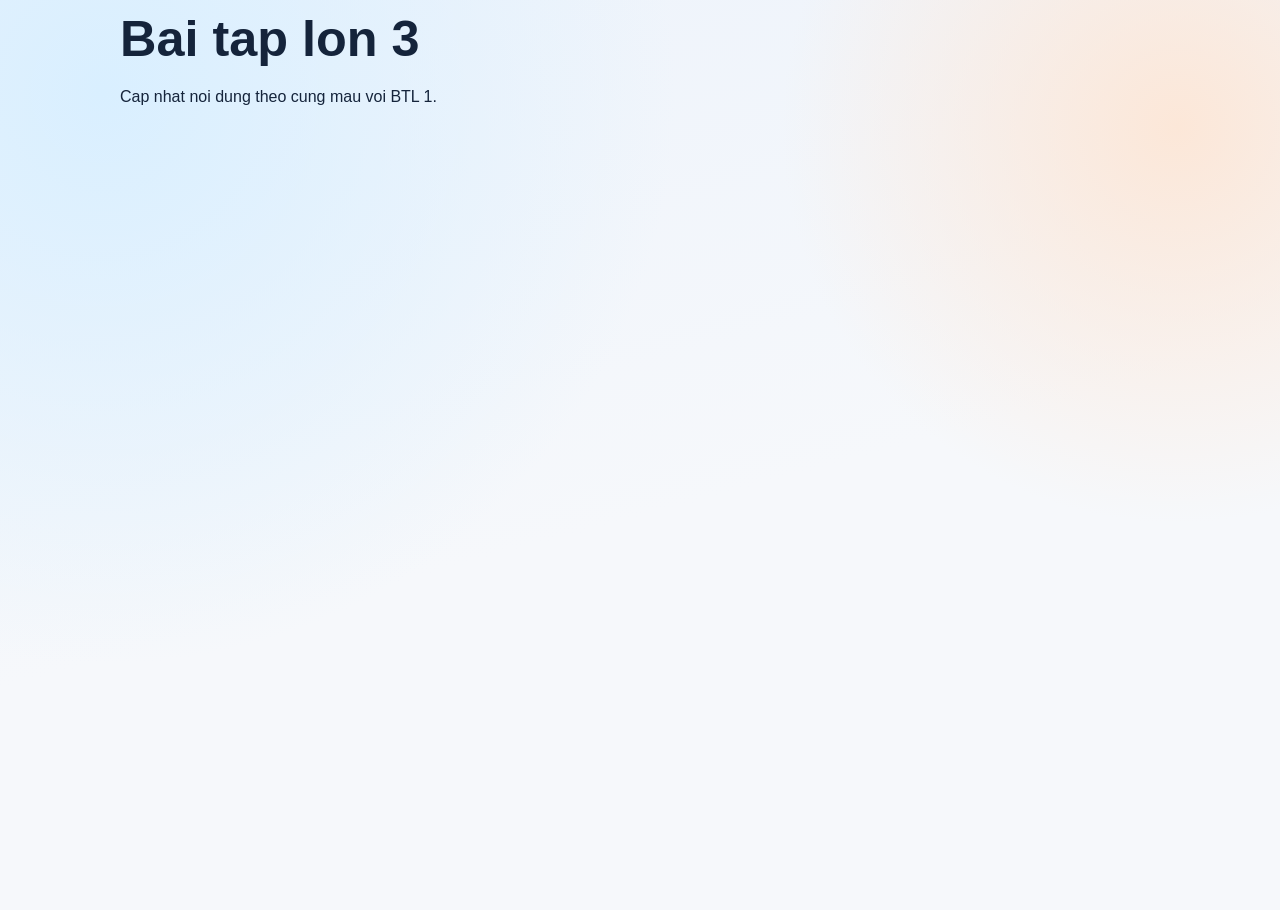
<file: assignment3.html>
<!doctype html>
<html lang="vi">

<head>
    <meta charset="utf-8" />
    <meta name="viewport" content="width=device-width, initial-scale=1" />
    <title>BTL 3 - Deep Learning</title>
    <link rel="stylesheet" href="style.css" />
</head>

<body>
    <main class="container">
        <h1>Bai tap lon 3</h1>
        <p>Cap nhat noi dung theo cung mau voi BTL 1.</p>
    </main>
</body>

</html>
</file>
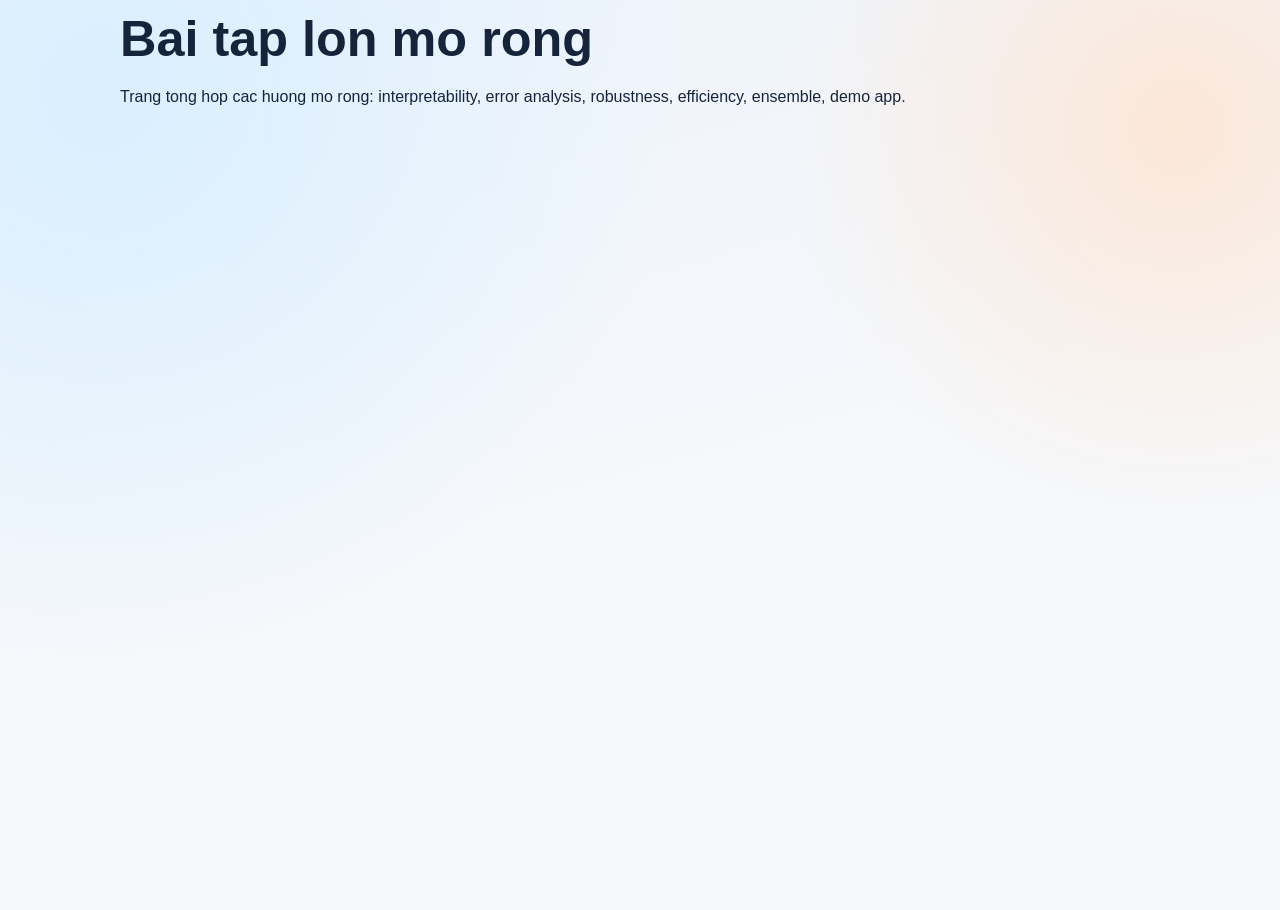
<file: btl_mr.html>
<!doctype html>
<html lang="vi">

<head>
    <meta charset="utf-8" />
    <meta name="viewport" content="width=device-width, initial-scale=1" />
    <title>BTL Mo Rong</title>
    <link rel="stylesheet" href="style.css" />
</head>

<body>
    <main class="container">
        <h1>Bai tap lon mo rong</h1>
        <p>Trang tong hop cac huong mo rong: interpretability, error analysis, robustness, efficiency, ensemble, demo
            app.</p>
    </main>
</body>

</html>
</file>
<file: style.css>
:root {
    --bg: #f6f8fb;
    --bg-soft: #edf3fb;
    --surface: #ffffff;
    --surface-2: #f2f6fb;
    --text: #15243b;
    --muted: #4f6282;
    --primary: #0b8b8c;
    --primary-soft: #d7f3f1;
    --accent: #ff8b53;
    --border: #d6e2f1;
    --shadow: 0 16px 44px rgba(21, 36, 59, 0.08);
}

* {
    box-sizing: border-box;
}

body {
    margin: 0;
    font-family: "Manrope", "Trebuchet MS", "Segoe UI", sans-serif;
    line-height: 1.6;
    color: var(--text);
    background:
        radial-gradient(circle at 8% 10%, #d9efff 0%, transparent 40%),
        radial-gradient(circle at 92% 14%, #fce7d8 0%, transparent 28%),
        linear-gradient(165deg, var(--bg-soft) 0%, var(--bg) 55%);
    min-height: 100vh;
    position: relative;
}

.page-glow {
    position: fixed;
    inset: -20% 0 auto;
    height: 260px;
    background: linear-gradient(90deg, rgba(11, 139, 140, 0.16), rgba(255, 139, 83, 0.12));
    filter: blur(48px);
    pointer-events: none;
    z-index: 0;
}

.container {
    width: min(1040px, 92%);
    margin: 0 auto;
    position: relative;
    z-index: 1;
}

.hero {
    padding: 64px 0 28px;
}

.hero-kicker {
    margin: 0;
    color: var(--primary);
    font-size: 0.93rem;
    font-weight: 800;
    text-transform: uppercase;
    letter-spacing: 0.08em;
}

h1 {
    margin: 10px 0 4px;
    font-size: clamp(2rem, 4.8vw, 3.15rem);
    line-height: 1.15;
    font-family: "Space Grotesk", "Segoe UI", sans-serif;
}

.hero-subtitle {
    margin: 0;
    color: var(--muted);
    font-size: 1.03rem;
}

.team-panel {
    margin-top: 22px;
    display: grid;
    gap: 10px;
    padding: 16px 18px;
    border: 1px solid var(--border);
    border-radius: 14px;
    background: rgba(255, 255, 255, 0.82);
    backdrop-filter: blur(2px);
    box-shadow: var(--shadow);
}

.team-panel p {
    margin: 0;
}

.pill-row {
    display: flex;
    flex-wrap: wrap;
    gap: 10px;
    margin-top: 18px;
}

.pill {
    display: inline-flex;
    align-items: center;
    gap: 6px;
    padding: 7px 12px;
    border-radius: 999px;
    border: 1px solid #b6dedb;
    background: var(--primary-soft);
    color: #0b5f60;
    font-size: 0.88rem;
    font-weight: 700;
    text-decoration: none;
}

.link-pill {
    border-color: #f4c9af;
    background: #fde9dd;
    color: #a04c20;
}

.content-grid {
    display: grid;
    gap: 20px;
    padding-bottom: 48px;
}

.section-card {
    background: var(--surface);
    border: 1px solid var(--border);
    border-radius: 18px;
    padding: 22px;
    box-shadow: var(--shadow);
    opacity: 0;
    transform: translateY(16px);
    animation: slide-up 0.65s ease forwards;
}

.section-card:nth-of-type(2) {
    animation-delay: 0.12s;
}

.section-card:nth-of-type(3) {
    animation-delay: 0.24s;
}

h2 {
    margin: 0 0 8px;
    font-family: "Space Grotesk", "Segoe UI", sans-serif;
    font-size: 1.35rem;
}

.intro p {
    margin: 0 0 10px;
}

.intro ul {
    margin: 0;
    padding-left: 18px;
    color: var(--muted);
}

.cards {
    display: grid;
    grid-template-columns: repeat(auto-fit, minmax(220px, 1fr));
    gap: 14px;
}

.card {
    display: grid;
    gap: 7px;
    text-decoration: none;
    color: inherit;
    padding: 16px;
    border-radius: 14px;
    border: 1px solid var(--border);
    background: linear-gradient(180deg, #ffffff 0%, var(--surface-2) 100%);
    transition: transform 0.22s ease, border-color 0.22s ease, box-shadow 0.22s ease;
}

.card:hover {
    border-color: #a5c6e8;
    transform: translateY(-4px);
    box-shadow: 0 12px 26px rgba(34, 80, 130, 0.15);
}

.card-title {
    font-size: 1rem;
    font-weight: 800;
    color: var(--text);
}

.card-desc {
    font-size: 0.92rem;
    color: var(--muted);
}

.status-note {
    border-left: 5px solid var(--accent);
    background: linear-gradient(95deg, #fff8f3 0%, #ffffff 70%);
}

.status-note p {
    margin: 0;
    color: #8d4b2a;
    font-weight: 600;
}

@keyframes slide-up {
    to {
        opacity: 1;
        transform: translateY(0);
    }
}

@media (max-width: 640px) {
    .hero {
        padding-top: 50px;
    }

    .section-card {
        padding: 18px;
    }

    .pill {
        font-size: 0.82rem;
    }
}
</file>
